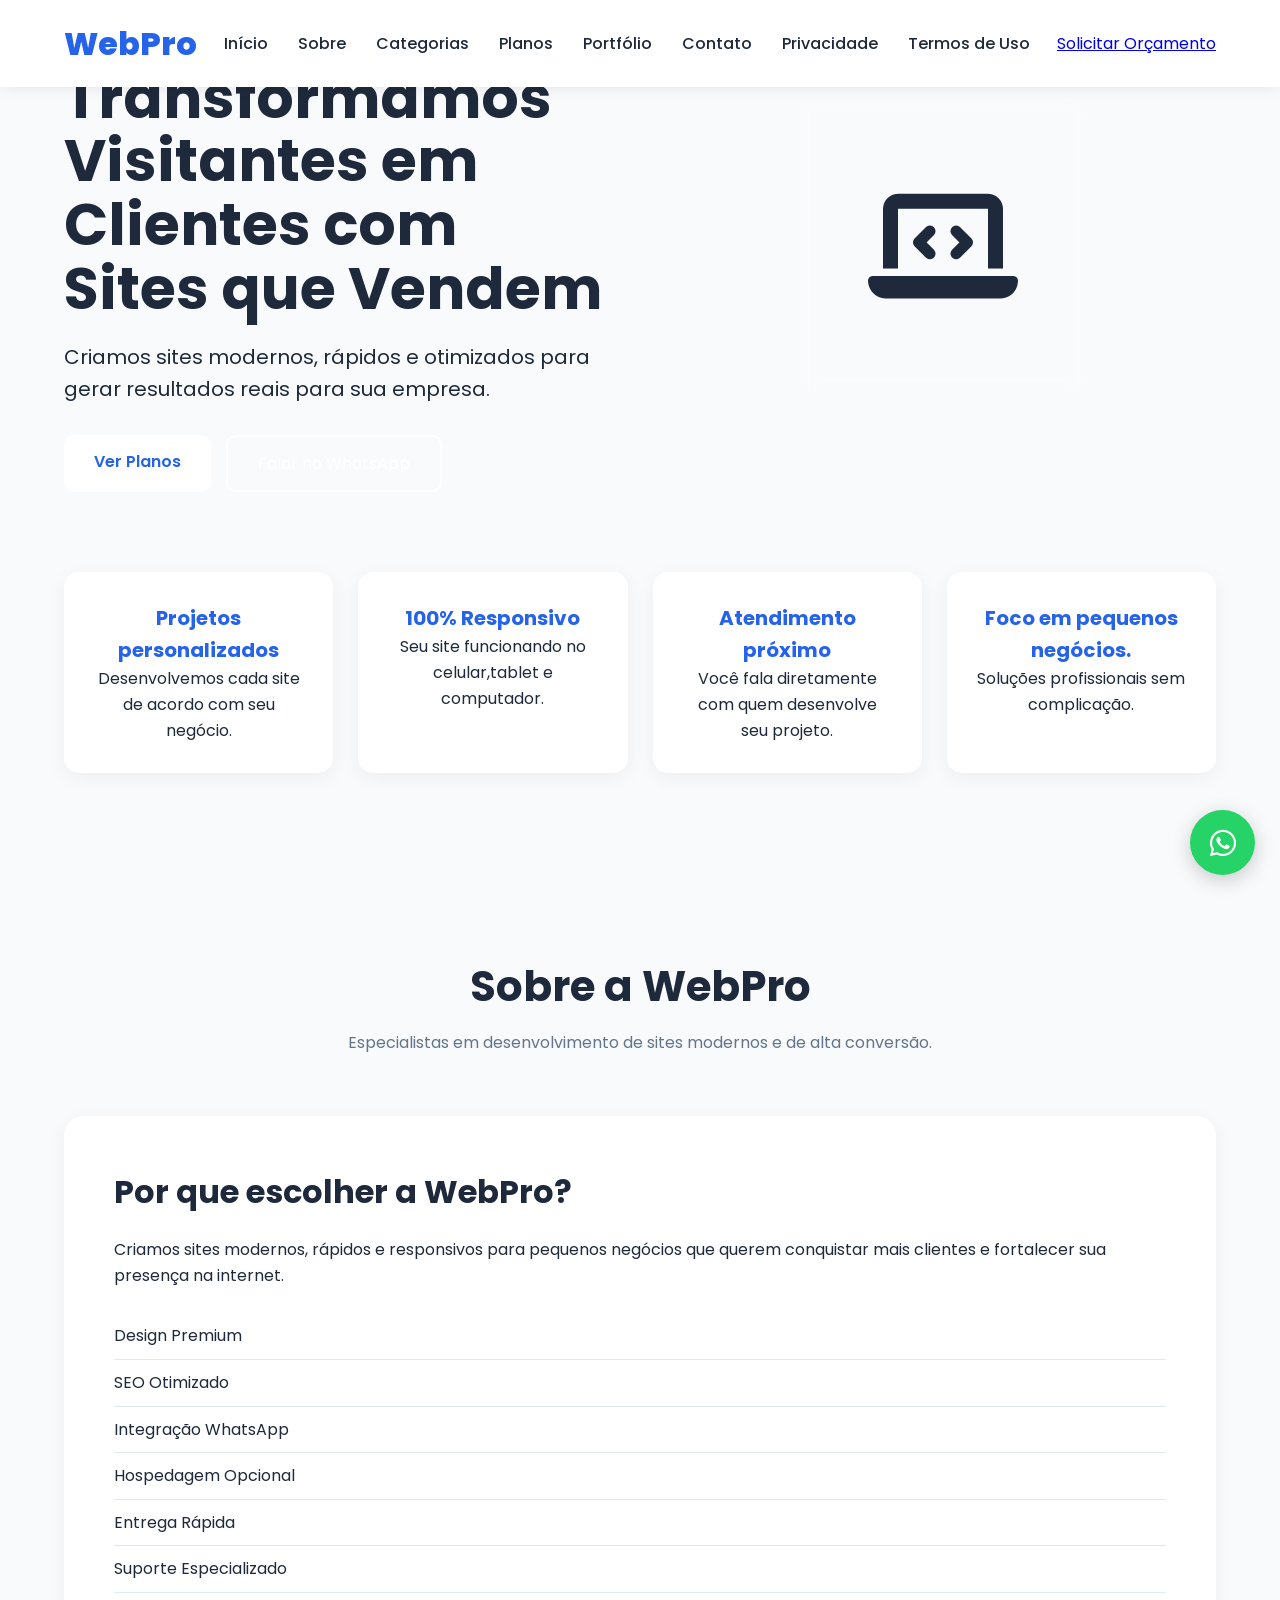
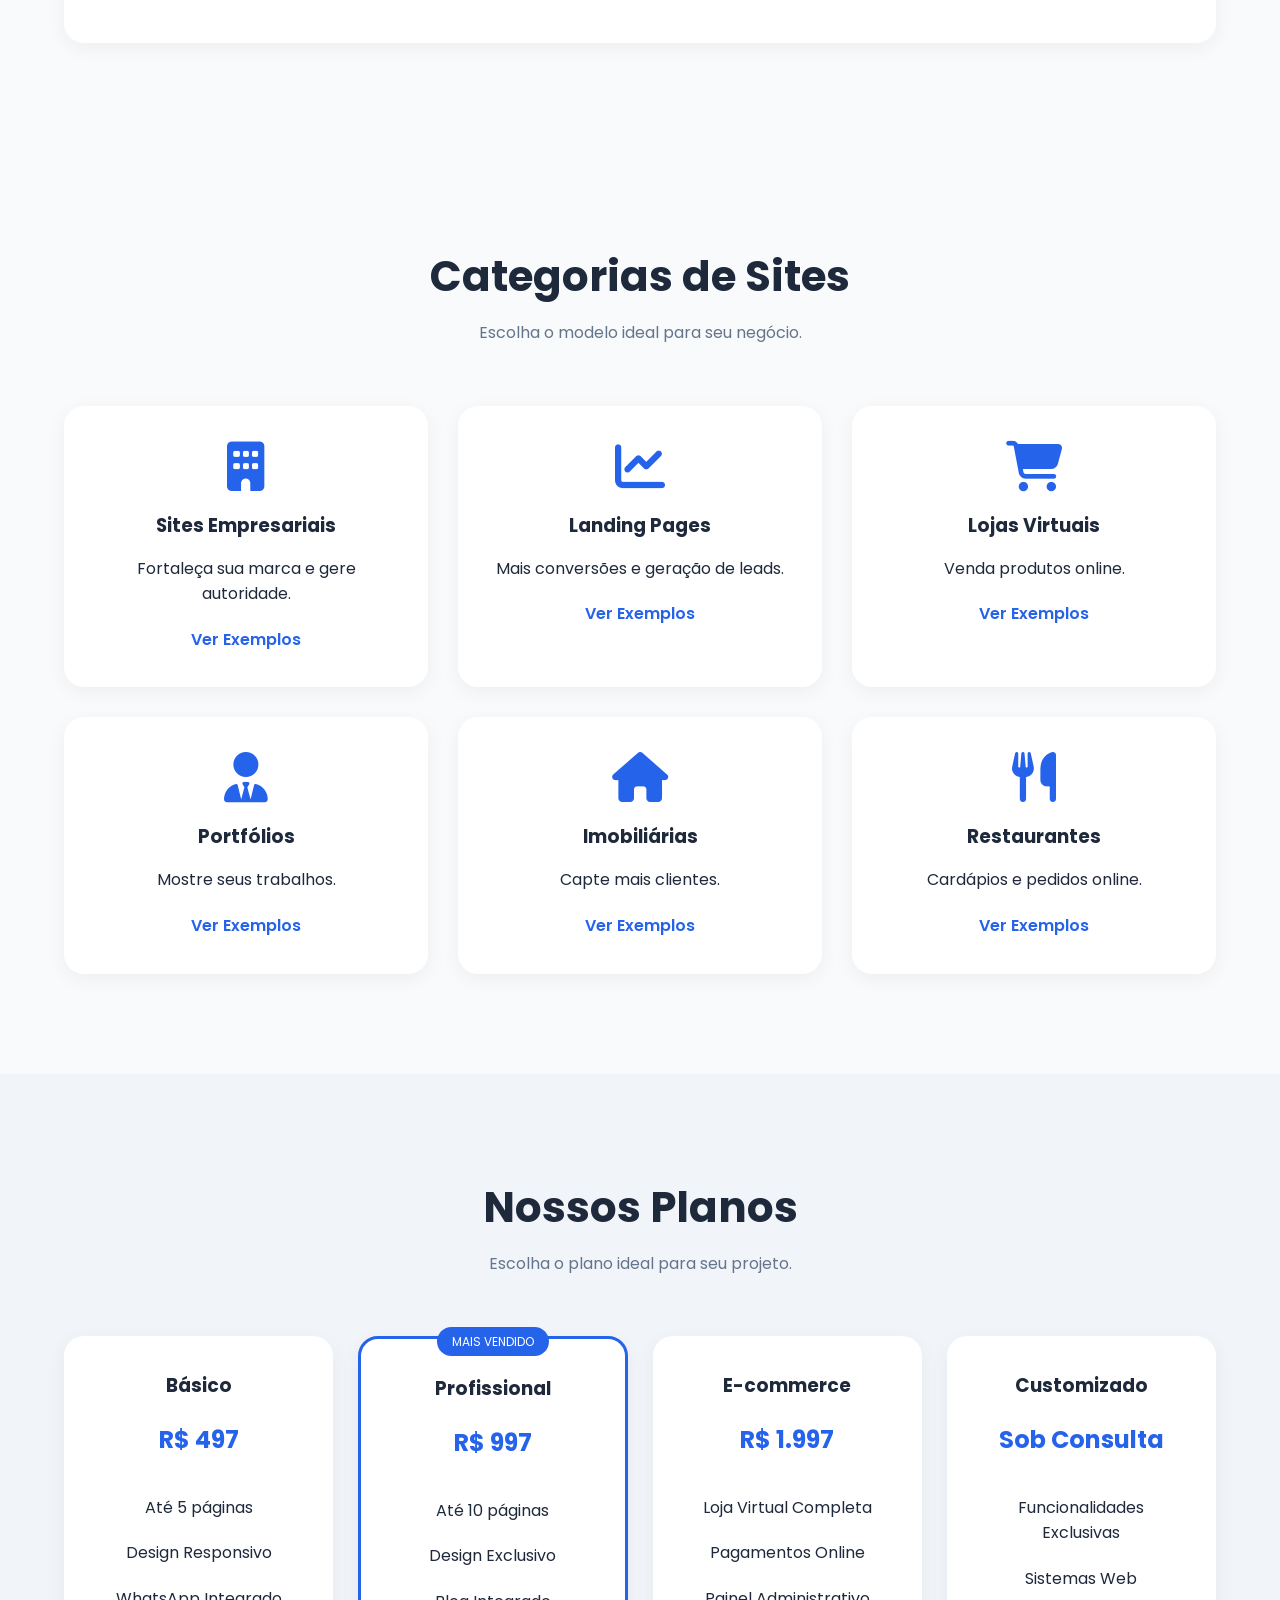
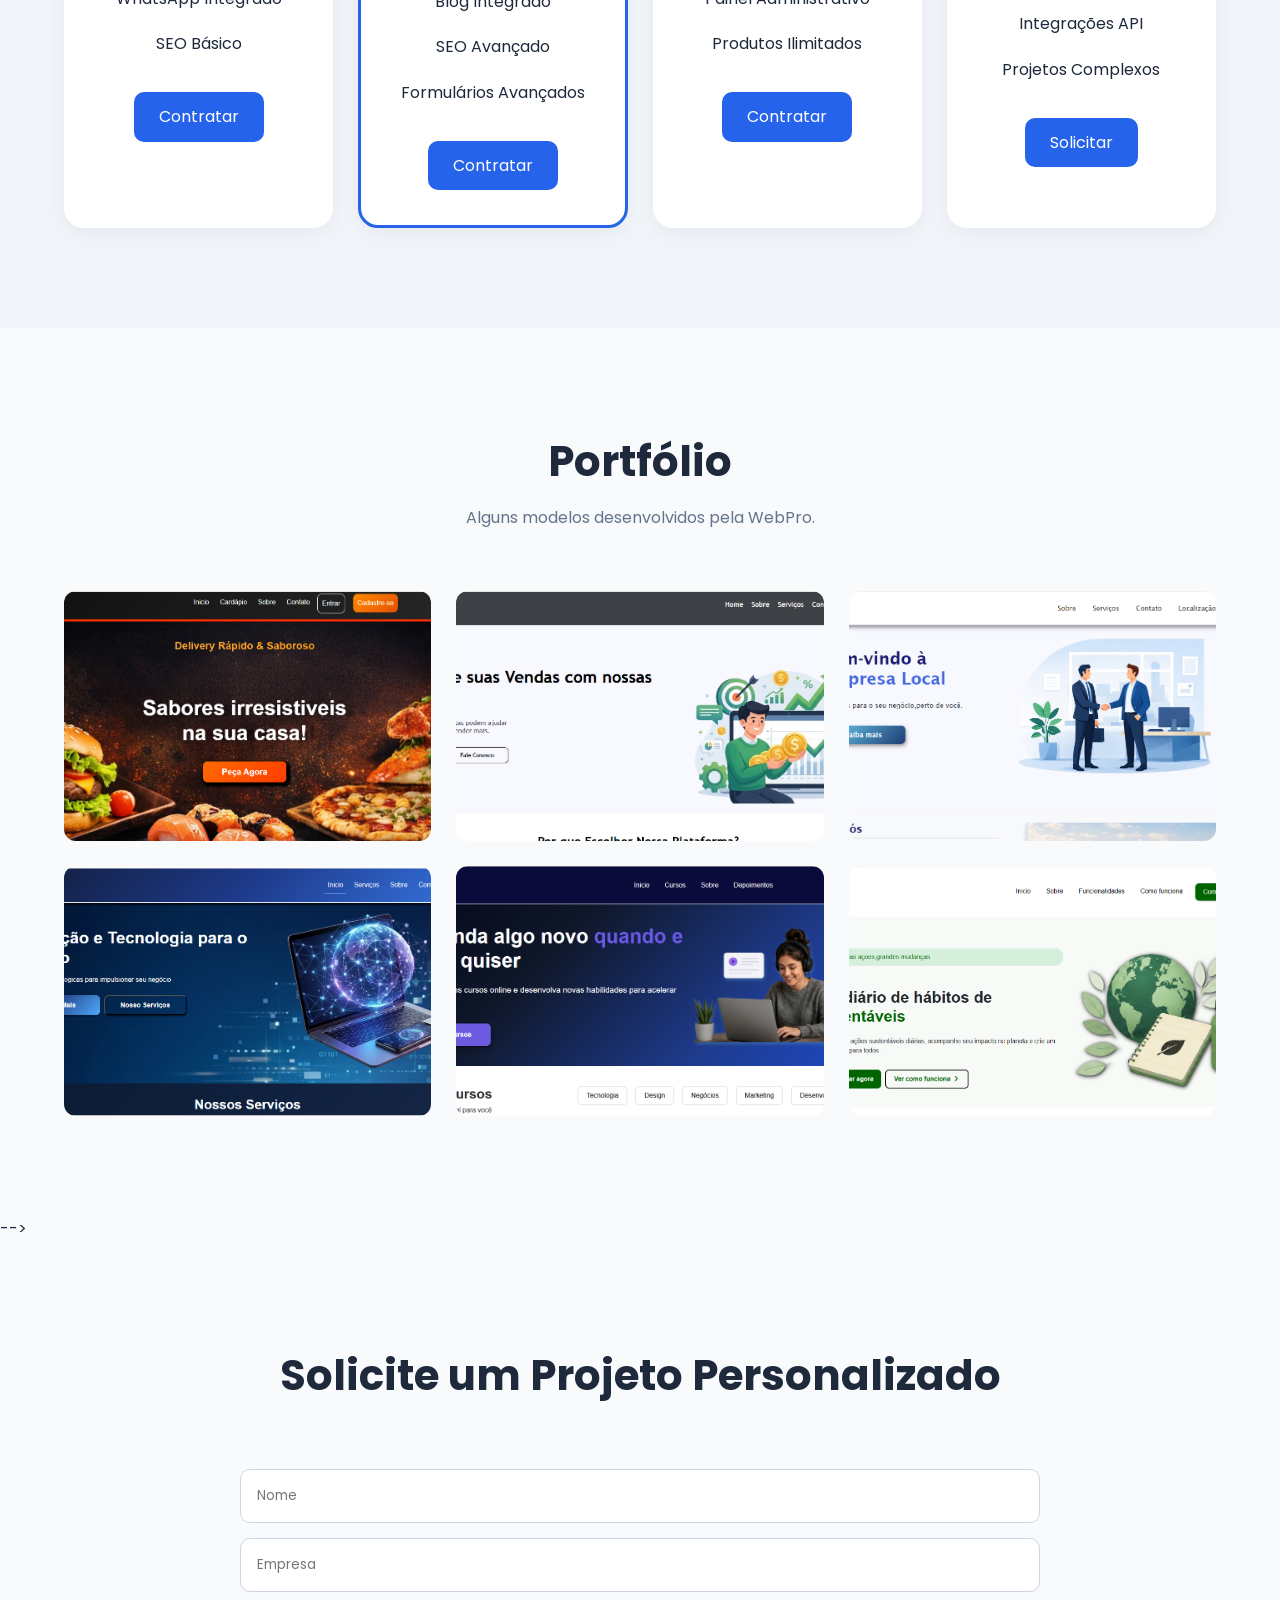
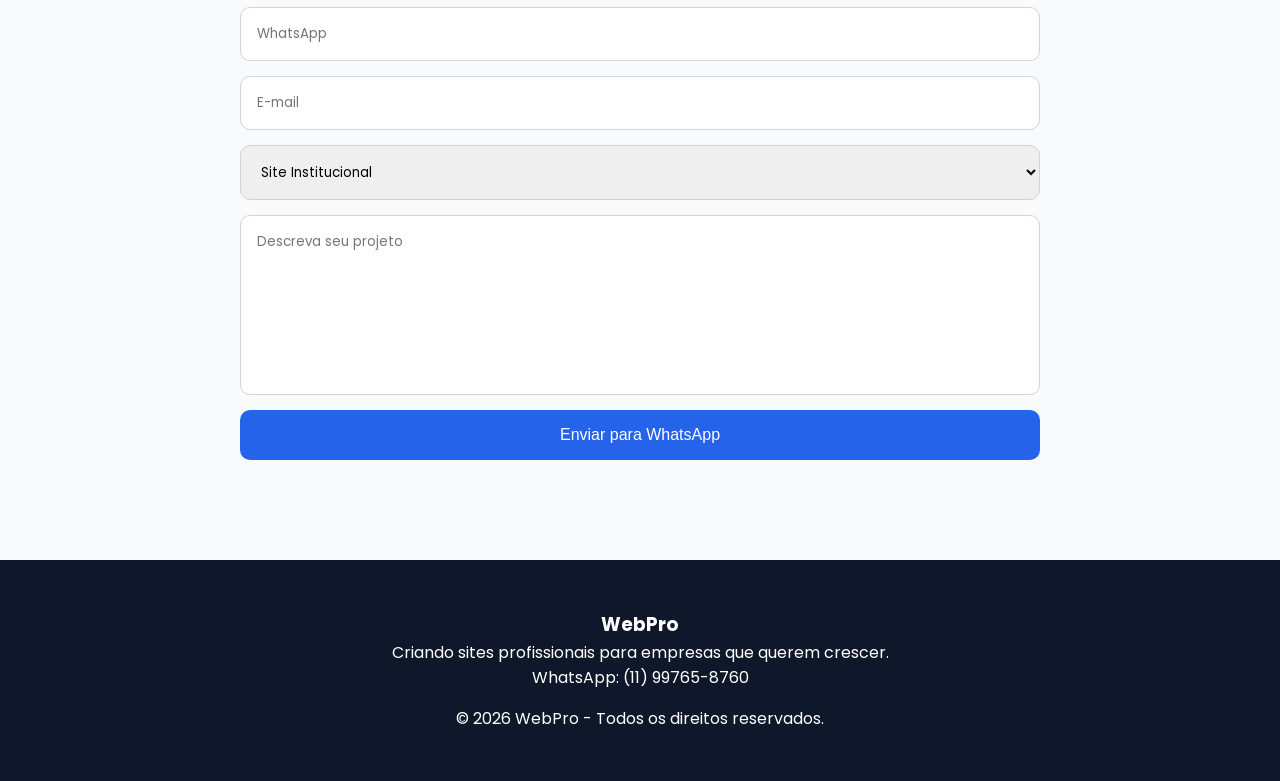
<file: index.html>
<!DOCTYPE html>

<html lang="pt-BR">

<head>
    <meta charset="UTF-8">
    <meta name="viewport" content="width=device-width, initial-scale=1.0">

    <title>WebPro | Criação de Sites Profissionais</title>

    <meta name="description"
        content="A WebPro cria sites profissionais, landing pages, lojas virtuais e sistemas personalizados para aumentar suas vendas e fortalecer sua presença digital.">

    <link rel="stylesheet" href="css/style.css">

    <link rel="preconnect" href="https://fonts.googleapis.com">
    <link href="https://fonts.googleapis.com/css2?family=Poppins:wght@300;400;500;600;700;800&display=swap"
        rel="stylesheet">

    <link rel="stylesheet" href="https://cdnjs.cloudflare.com/ajax/libs/font-awesome/6.5.1/css/all.min.css">

    <meta name="author" content="WebPro">
    <meta name="robots" content="index, follow">
    <meta name="googlebot" content="index, follow">
    <meta property="og:type" content="website">
    <meta property="og:title" content="WebPro | Criação de Sites Profissionais em São Paulo">
    <meta property="og:description"
        content="Sites profissionais, responsivos e personalizados para empresas que querem crescer na internet.">
    <meta property="og:url" content="https://webprodevs.netlify.app/">
    <meta property="og:site_name" content="WebPro">
    <meta property="og:locale" content="pt_BR">





</head>

<body>

    <header class="header">

        <div class="container">

            <div class="logo">
                <h2>WebPro</h2>
            </div>

            <nav class="navbar">
                <ul>
                    <li><a href="#inicio">Início</a></li>
                    <li><a href="sobre.html">Sobre</a></li>
                    <li><a href="#categorias">Categorias</a></li>
                    <li><a href="#planos">Planos</a></li>
                    <li><a href="#portfolio">Portfólio</a></li>
                    <li><a href="#contato">Contato</a></li>
                    <li><a href="politica-de-privacidade.html">Privacidade</a></li>
                    <li><a href="termos-de-uso.html">Termos de Uso</a></li>
                </ul>
            </nav>

            <a class="btn-header" href="https://wa.me/5511997658760?text=Olá! Gostaria de solicitar um orçamento."
                target="_blank">
                Solicitar Orçamento </a>

        </div>

    </header>

    <section id="inicio" class="hero">

        <div class="container hero-content">

            <div class="hero-text">

                <span class="tag">
                    Sites Profissionais para Empresas
                </span>

                <h1>
                    Transformamos Visitantes em Clientes com Sites que Vendem
                </h1>

                <p>
                    Criamos sites modernos, rápidos e otimizados para gerar resultados reais para sua empresa.
                </p>

                <div class="hero-buttons">

                    <a href="#planos" class="btn-primary">
                        Ver Planos </a>

                    <a href="https://wa.me/5511997658760?text=Olá! Quero um orçamento para meu site." target="_blank"
                        class="btn-secondary">
                        Falar no WhatsApp </a>

                </div>

            </div>

            <div class="hero-image">

                <div class="mockup">
                    <i class="fa-solid fa-laptop-code"></i>
                </div>

            </div>

        </div>

    </section>

    <section class="stats">

        <div class="container stats-grid">

            <div class="stat">
                <h3 style="font-size: 20px;">Projetos personalizados</h3>
                <p>Desenvolvemos cada site de acordo com seu negócio.</p>
            </div>

            <div class="stat">
                <h3 style="font-size: 20px;">100% Responsivo</h3>
                <p>Seu site funcionando no celular,tablet e computador.</p>
            </div>

            <div class="stat">
                <h3 style="font-size: 20px;">Atendimento próximo</h3>
                <p>Você fala diretamente com quem desenvolve seu projeto.</p>
            </div>

            <div class="stat">
                <h3 style="font-size: 20px;">Foco em pequenos negócios.</h3>
                <p>Soluções profissionais sem complicação.</p>
            </div>

        </div>

    </section>

    <section id="sobre" class="sobre">

        <div class="container">

            <div class="section-title">
                <h2>Sobre a WebPro</h2>
                <p>
                    Especialistas em desenvolvimento de sites modernos e de alta conversão.
                </p>
            </div>

            <div class="sobre-content">

                <div>
                    <h3>Por que escolher a WebPro?</h3>

                    <p>
                        Criamos sites modernos, rápidos e responsivos para pequenos negócios que querem conquistar mais
                        clientes e fortalecer sua presença na internet.
                    </p>

                    <ul class="benefits">
                        <li>Design Premium</li>
                        <li>SEO Otimizado</li>
                        <li>Integração WhatsApp</li>
                        <li>Hospedagem Opcional</li>
                        <li>Entrega Rápida</li>
                        <li>Suporte Especializado</li>
                    </ul>

                </div>

            </div>

        </div>

    </section>

    <section id="categorias" class="categorias">

        <div class="container">

            <div class="section-title">
                <h2>Categorias de Sites</h2>
                <p>Escolha o modelo ideal para seu negócio.</p>
            </div>

            <div class="cards">

                <div class="card">
                    <i class="fa-solid fa-building"></i>
                    <h3>Sites Empresariais</h3>
                    <p>Fortaleça sua marca e gere autoridade.</p>
                    <a href="sites-empresariais.html">Ver Exemplos</a>
                </div>

                <div class="card">
                    <i class="fa-solid fa-chart-line"></i>
                    <h3>Landing Pages</h3>
                    <p>Mais conversões e geração de leads.</p>
                    <a href="landing-pages.html">Ver Exemplos</a>
                </div>

                <div class="card">
                    <i class="fa-solid fa-cart-shopping"></i>
                    <h3>Lojas Virtuais</h3>
                    <p>Venda produtos online.</p>
                    <a href="ecommerce.html">Ver Exemplos</a>
                </div>

                <div class="card">
                    <i class="fa-solid fa-user-tie"></i>
                    <h3>Portfólios</h3>
                    <p>Mostre seus trabalhos.</p>
                    <a href="portfolio-profissional.html">Ver Exemplos</a>
                </div>

                <div class="card">
                    <i class="fa-solid fa-house"></i>
                    <h3>Imobiliárias</h3>
                    <p>Capte mais clientes.</p>
                    <a href="imobiliaria.html">Ver Exemplos</a>
                </div>

                <div class="card">
                    <i class="fa-solid fa-utensils"></i>
                    <h3>Restaurantes</h3>
                    <p>Cardápios e pedidos online.</p>
                    <a href="restaurantes.html">Ver Exemplos</a>
                </div>

            </div>

        </div>

    </section>

    <section id="planos" class="planos">

        <div class="container">

            <div class="section-title">
                <h2>Nossos Planos</h2>
                <p>Escolha o plano ideal para seu projeto.</p>
            </div>

            <div class="pricing">

                <div class="price-card">

                    <h3>Básico</h3>

                    <h2>R$ 497</h2>

                    <ul>
                        <li>Até 5 páginas</li>
                        <li>Design Responsivo</li>
                        <li>WhatsApp Integrado</li>
                        <li>SEO Básico</li>
                    </ul>

                    <a href="https://wa.me/5511997658760?text=Olá! Tenho interesse no Plano Básico." target="_blank">
                        Contratar </a>

                </div>

                <div class="price-card destaque">

                    <span>MAIS VENDIDO</span>

                    <h3>Profissional</h3>

                    <h2>R$ 997</h2>

                    <ul>
                        <li>Até 10 páginas</li>
                        <li>Design Exclusivo</li>
                        <li>Blog Integrado</li>
                        <li>SEO Avançado</li>
                        <li>Formulários Avançados</li>
                    </ul>

                    <a href="https://wa.me/5511997658760?text=Olá! Tenho interesse no Plano Profissional."
                        target="_blank">
                        Contratar </a>

                </div>

                <div class="price-card">

                    <h3>E-commerce</h3>

                    <h2>R$ 1.997</h2>

                    <ul>
                        <li>Loja Virtual Completa</li>
                        <li>Pagamentos Online</li>
                        <li>Painel Administrativo</li>
                        <li>Produtos Ilimitados</li>
                    </ul>

                    <a href="https://wa.me/5511997658760?text=Olá! Tenho interesse no Plano E-commerce."
                        target="_blank">
                        Contratar </a>

                </div>

                <div class="price-card">

                    <h3>Customizado</h3>

                    <h2>Sob Consulta</h2>

                    <ul>
                        <li>Funcionalidades Exclusivas</li>
                        <li>Sistemas Web</li>
                        <li>Integrações API</li>
                        <li>Projetos Complexos</li>
                    </ul>

                    <a href="https://wa.me/5511997658760?text=Olá! Gostaria de um projeto personalizado."
                        target="_blank">
                        Solicitar </a>

                </div>

            </div>

        </div>

    </section>

    <section id="portfolio" class="portfolio">

        <div class="container">

            <div class="section-title">
                <h2>Portfólio</h2>
                <p>Alguns modelos desenvolvidos pela WebPro.</p>
            </div>

            <div class="portfolio-grid">

                <div class="portfolio-item">

                    <a href="https://sousa44.github.io/Delicious-Delivery/" target="_blank">
                        <img src="imagens/projeto_delicia_delivery.png" alt="Projeto WebPro">
                    </a>
                </div><!--fim portfolio-item-->

                <div class="portfolio-item">

                    <a href="https://sousa44.github.io/projetoVendas/" target="_blank">
                        <img src="imagens/projeto_suas_vendas.png" alt="Projeto WebPro">
                    </a>

                </div><!--fim portfolio-item-->

                <div class="portfolio-item">

                    <a href="https://sousa44.github.io/empresaLocal/#" target="_blank">
                        <img src="imagens/projeto_sistema_empresa.png" alt="Projeto WebPro">
                    </a>

                </div><!--fim portfolio-item-->


                <div class="portfolio-item">
                    <a href="https://sousa44.github.io/techSolutions/" target="_blank">
                        <img src="imagens/projeto_tech_solutions.png" alt="Projeto WebPro">
                    </a>

                </div><!--fim portfolio-item-->


                <div class="portfolio-item">
                    <a href="https://sousa44.github.io/listaCursos/#" target="_blank">
                        <img src="imagens/projeto_learn.png" alt="Projeto WebPro">
                    </a>
                </div><!--fim portfolio-item-->


                <div class="portfolio-item">
                    <a href="https://ecodiario.netlify.app/" target="_blank">
                        <img src="imagens/projeto_sistema_ecodiario_foto_capa.png" alt="Projeto WebPro">
                    </a>
                </div><!--fim portfolio-item-->




            </div>

        </div>

    </section>



    <div class="container">



    </div>

    </section> -->

    <section id="contato" class="contato">

        <div class="container">

            <div class="section-title">
                <h2>Solicite um Projeto Personalizado</h2>
            </div>

            <form id="formulario">

                <input type="text" id="nome" placeholder="Nome" required>

                <input type="text" id="empresa" placeholder="Empresa">

                <input type="text" id="telefone" placeholder="WhatsApp">

                <input type="email" id="email" placeholder="E-mail">

                <select id="tipo">

                    <option>Site Institucional</option>
                    <option>Landing Page</option>
                    <option>Loja Virtual</option>
                    <option>Sistema Web</option>

                </select>

                <textarea id="descricao" placeholder="Descreva seu projeto">
</textarea>

                <button type="button" onclick="enviarWhatsApp()">
                    Enviar para WhatsApp
                </button>

            </form>

        </div>

    </section>

    <footer>

        <div class="container">

            <h3>WebPro</h3>

            <p>
                Criando sites profissionais para empresas que querem crescer.
            </p>

            <p>
                WhatsApp: (11) 99765-8760
            </p>

        </div>

    </footer>

    <a class="whatsapp-float" href="https://wa.me/5511997658760" target="_blank"> <i class="fab fa-whatsapp"></i> </a>

    <script src="js/script.js"></script>

</body>

</html>
</file>
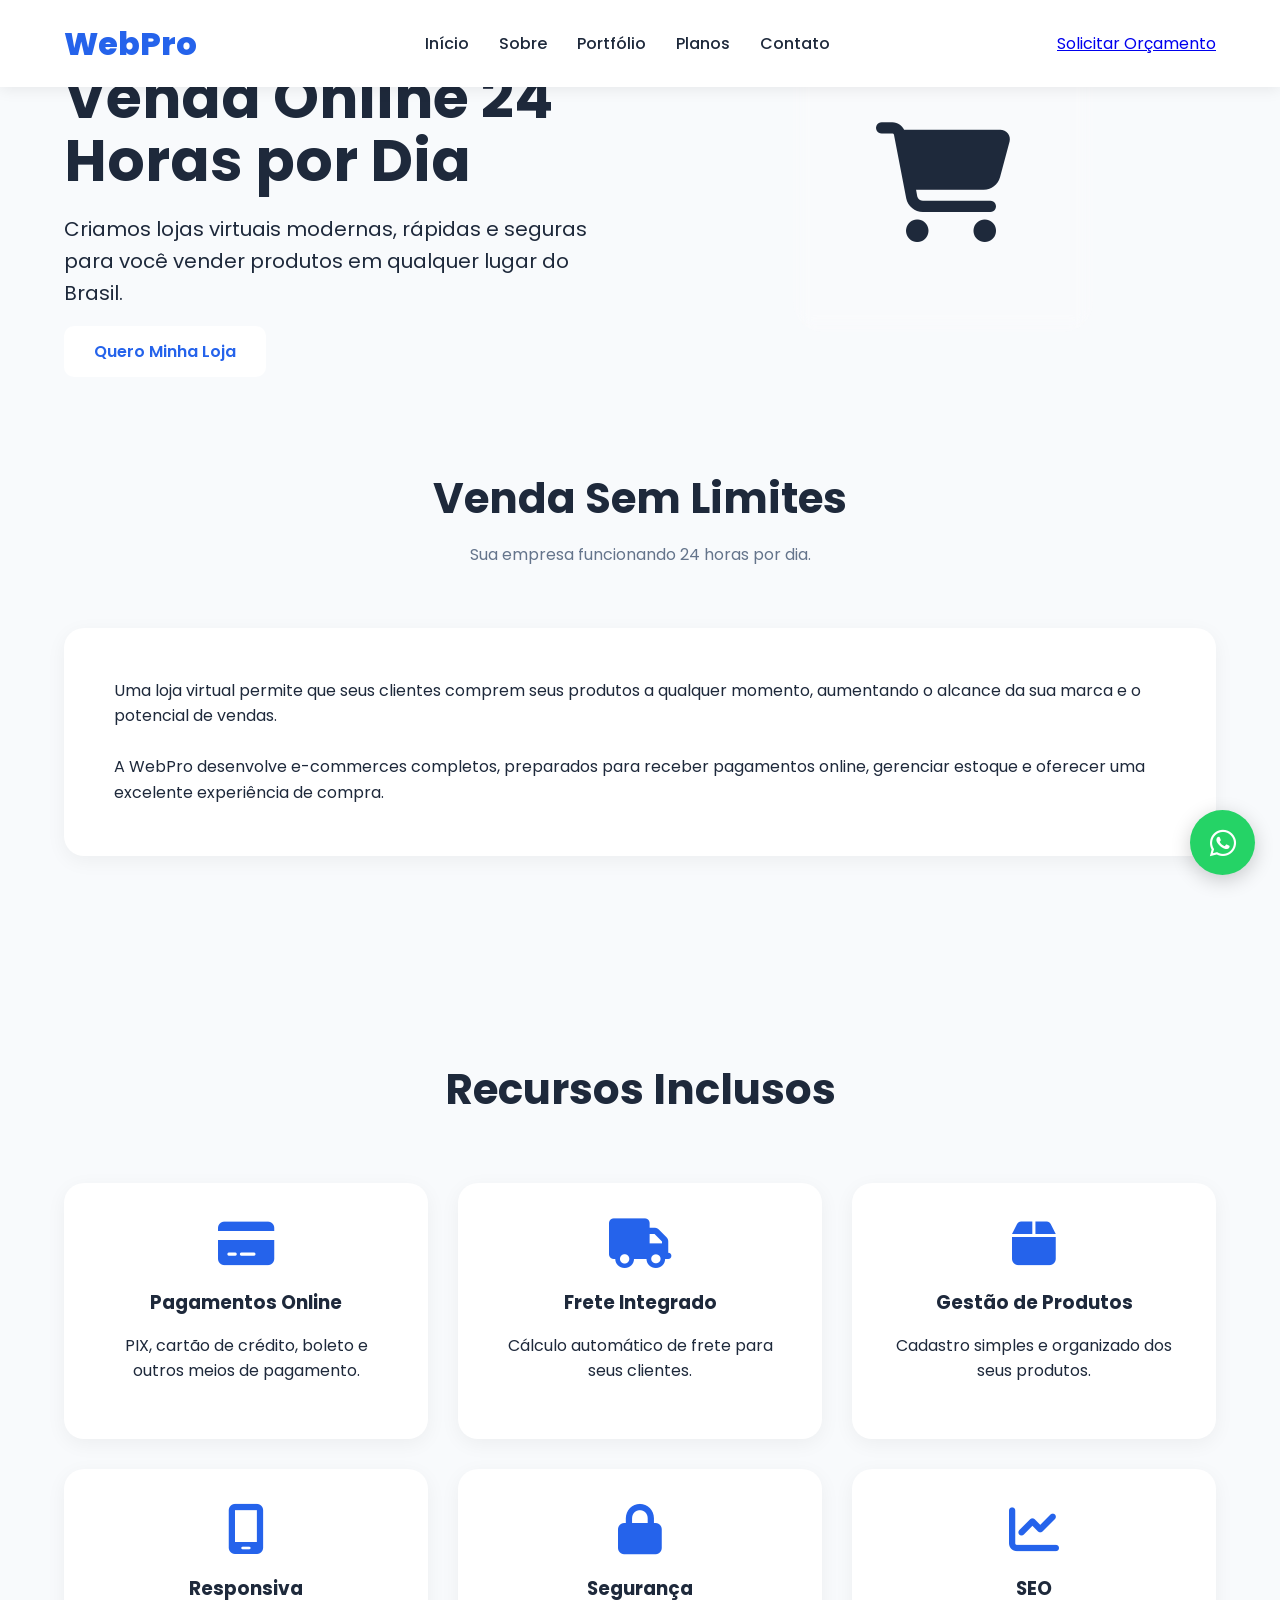
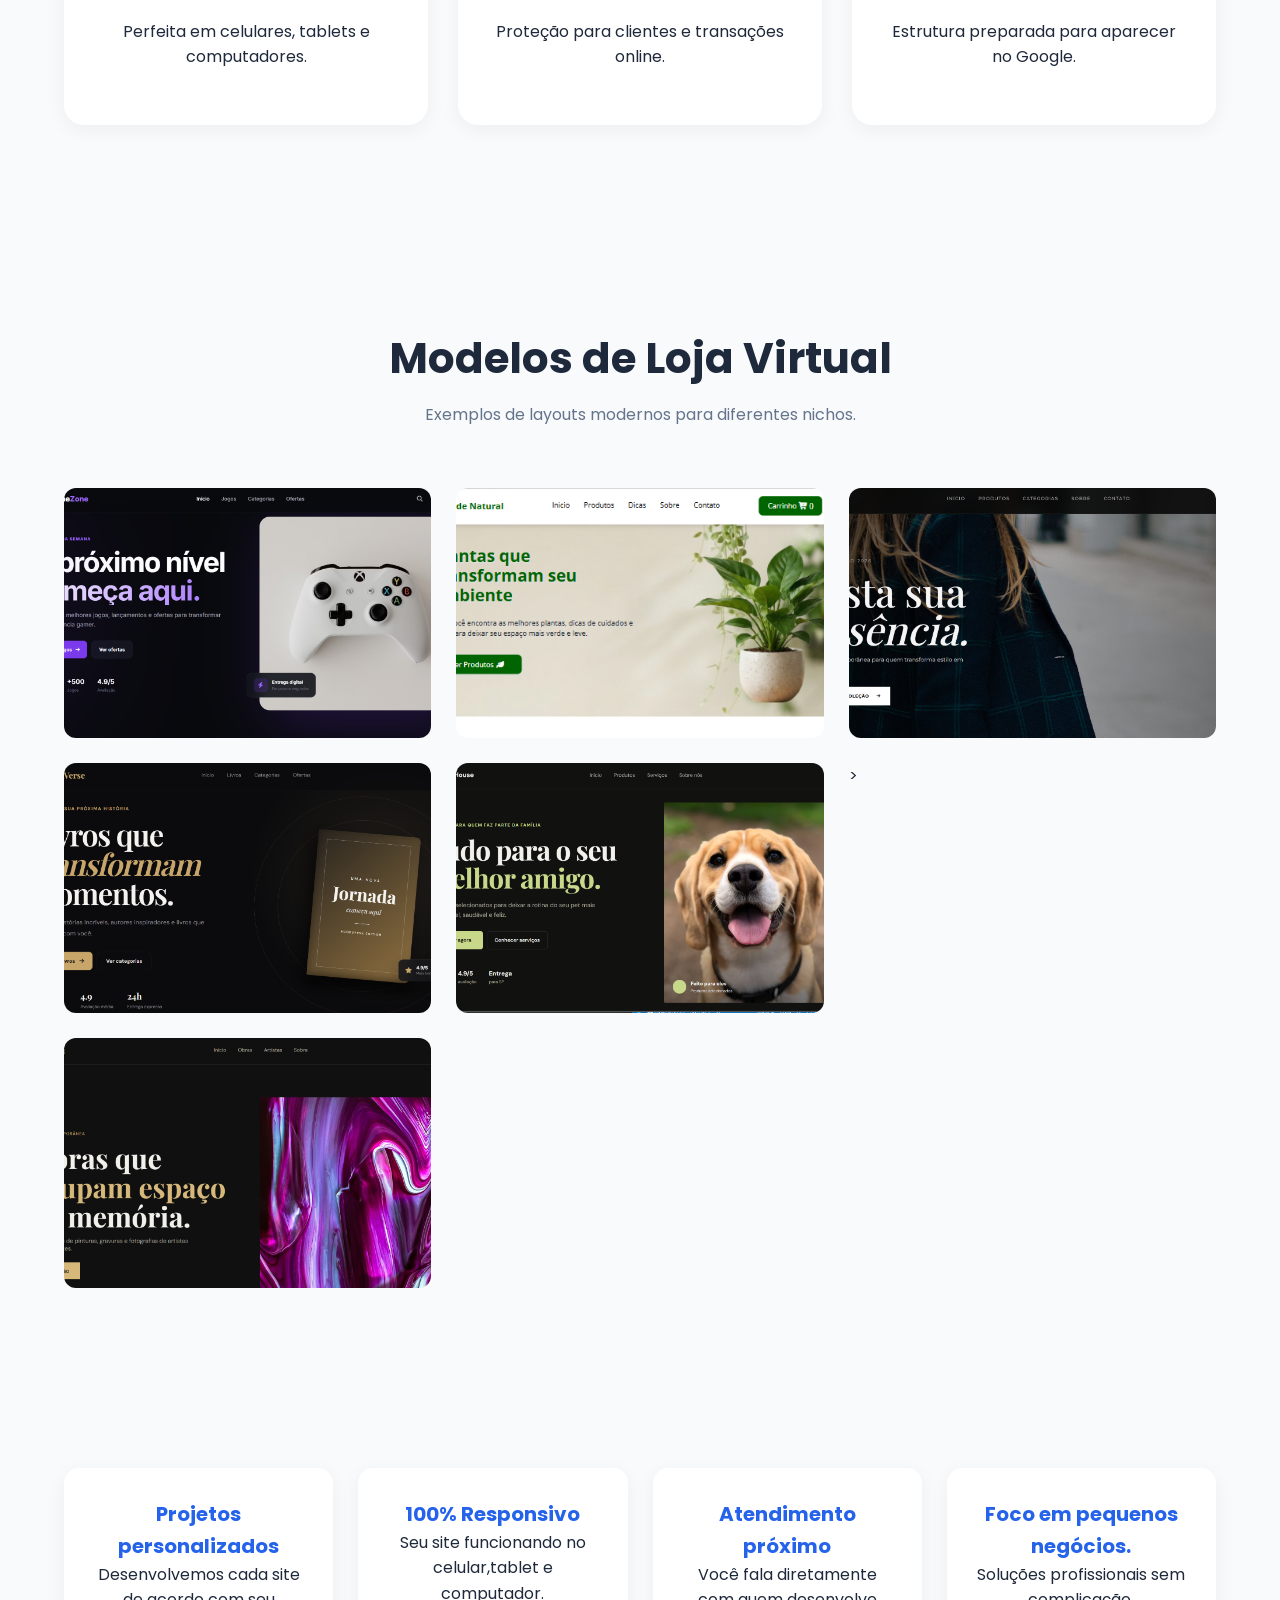
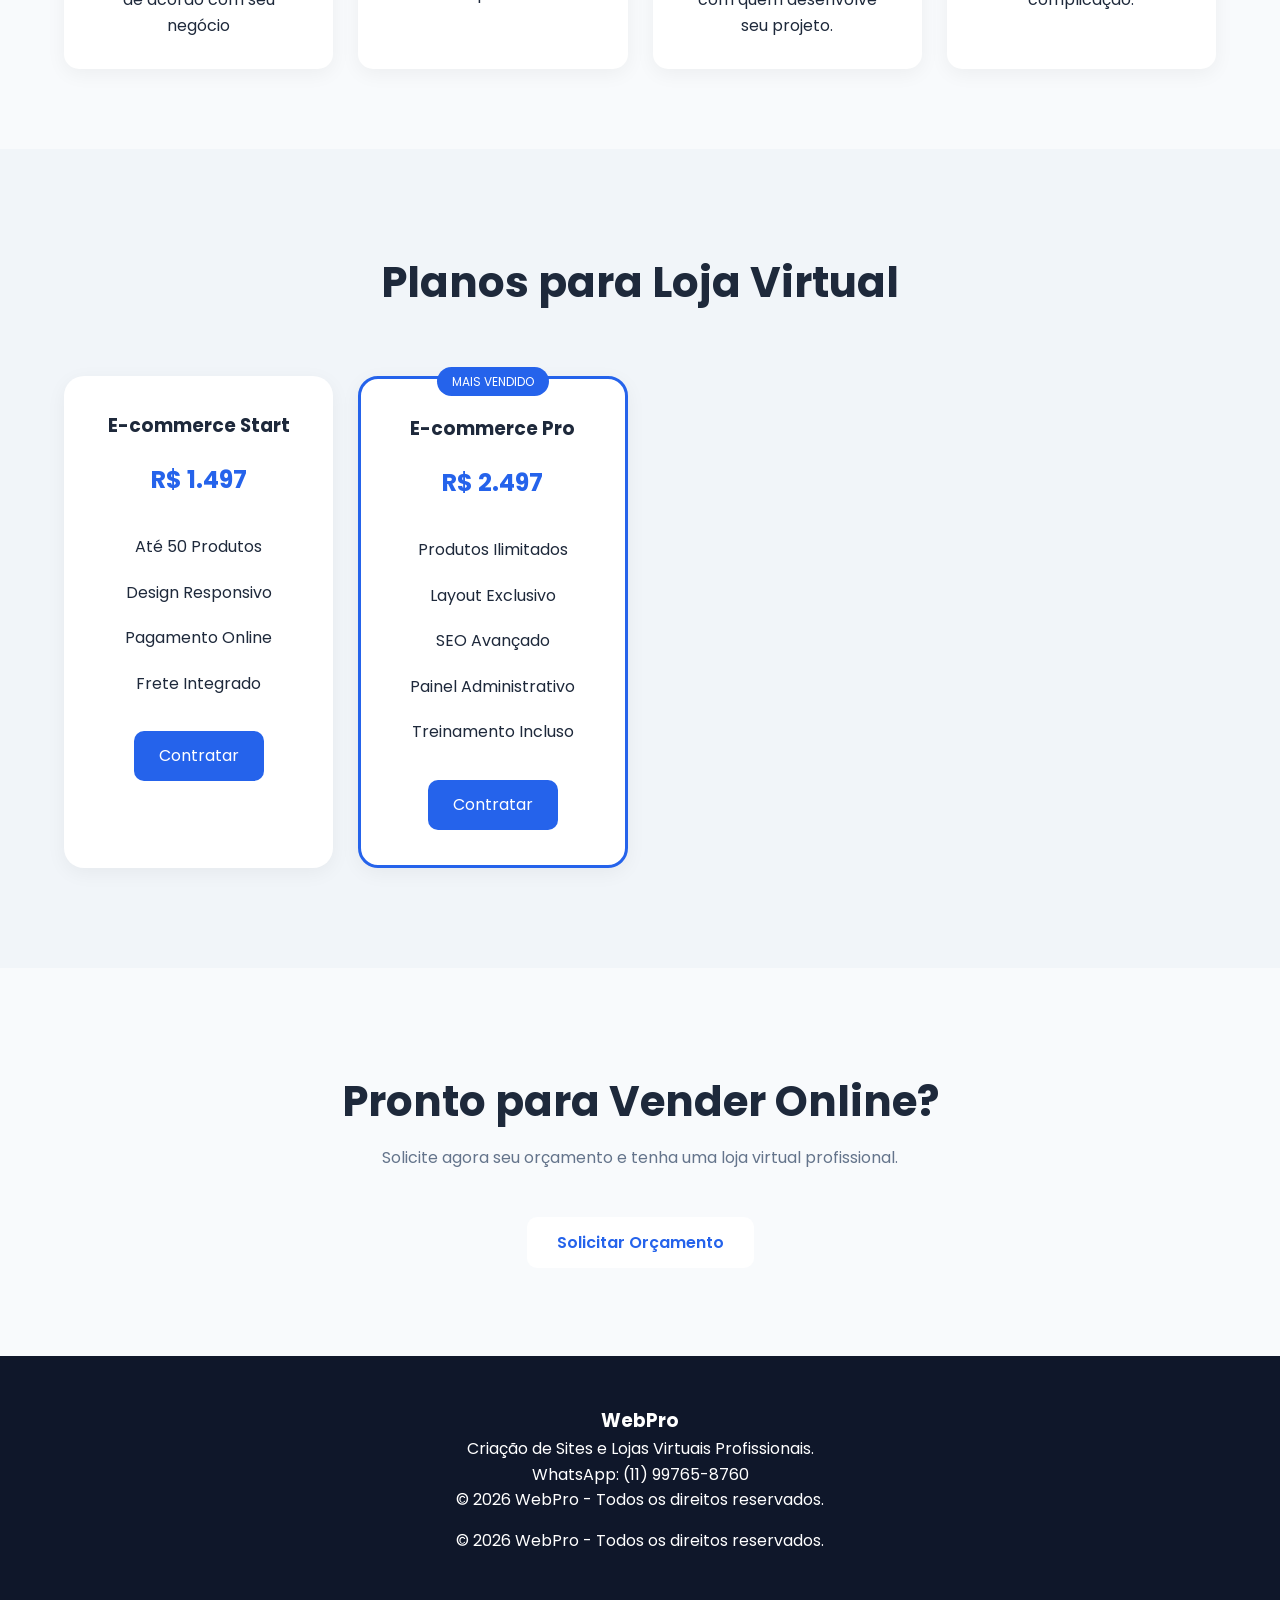
<file: ecommerce.html>
<!DOCTYPE html>

<html lang="pt-BR">

<head>

    <meta charset="UTF-8">
    <meta name="viewport" content="width=device-width, initial-scale=1.0">

    <title>Lojas Virtuais | WebPro</title>

    <meta name="description"
        content="Criação de lojas virtuais profissionais. Venda seus produtos online com uma plataforma moderna, segura e preparada para crescer.">

    <link rel="stylesheet" href="css/style.css">

    <link rel="preconnect" href="https://fonts.googleapis.com">
    <link href="https://fonts.googleapis.com/css2?family=Poppins:wght@300;400;500;600;700;800&display=swap"
        rel="stylesheet">

    <link rel="stylesheet" href="https://cdnjs.cloudflare.com/ajax/libs/font-awesome/6.5.1/css/all.min.css">

</head>

<body>

    <header class="header">

        <div class="container">

            <div class="logo">
                <h2>WebPro</h2>
            </div>

            <nav class="navbar">
                <ul>
                    <li><a href="index.html">Início</a></li>
                    <li><a href="sobre.html">Sobre</a></li>
                    <li><a href="portfolio.html">Portfólio</a></li>
                    <li><a href="index.html#planos">Planos</a></li>
                    <li><a href="index.html#contato">Contato</a></li>
                </ul>
            </nav>

            <a href="https://wa.me/5511997658760?text=Olá! Gostaria de uma loja virtual." target="_blank"
                class="btn-header">
                Solicitar Orçamento </a>

        </div>

    </header>

    <section class="hero">

        <div class="container hero-content">

            <div class="hero-text">

                <span class="tag">
                    Lojas Virtuais Profissionais
                </span>

                <h1>
                    Venda Online 24 Horas por Dia
                </h1>

                <p>
                    Criamos lojas virtuais modernas, rápidas e seguras para você vender produtos em qualquer lugar do
                    Brasil.
                </p>

                <a href="https://wa.me/5511997658760?text=Olá! Tenho interesse em uma Loja Virtual." target="_blank"
                    class="btn-primary">
                    Quero Minha Loja </a>

            </div>

            <div class="hero-image">

                <div class="mockup">
                    <i class="fa-solid fa-cart-shopping"></i>
                </div>

            </div>

        </div>

    </section>

    <section class="sobre">

        <div class="container">

            <div class="section-title">

                <h2>Venda Sem Limites</h2>

                <p>
                    Sua empresa funcionando 24 horas por dia.
                </p>

            </div>

            <div class="sobre-content">

                <p>
                    Uma loja virtual permite que seus clientes comprem seus produtos a qualquer momento, aumentando o
                    alcance da sua marca e o potencial de vendas.
                </p>

                <br>

                <p>
                    A WebPro desenvolve e-commerces completos, preparados para receber pagamentos online, gerenciar
                    estoque e oferecer uma excelente experiência de compra.
                </p>

            </div>

        </div>

    </section>

    <section class="categorias">

        <div class="container">

            <div class="section-title">

                <h2>Recursos Inclusos</h2>

            </div>

            <div class="cards">

                <div class="card">
                    <i class="fa-solid fa-credit-card"></i>
                    <h3>Pagamentos Online</h3>
                    <p>PIX, cartão de crédito, boleto e outros meios de pagamento.</p>
                </div>

                <div class="card">
                    <i class="fa-solid fa-truck"></i>
                    <h3>Frete Integrado</h3>
                    <p>Cálculo automático de frete para seus clientes.</p>
                </div>

                <div class="card">
                    <i class="fa-solid fa-box"></i>
                    <h3>Gestão de Produtos</h3>
                    <p>Cadastro simples e organizado dos seus produtos.</p>
                </div>

                <div class="card">
                    <i class="fa-solid fa-mobile-screen"></i>
                    <h3>Responsiva</h3>
                    <p>Perfeita em celulares, tablets e computadores.</p>
                </div>

                <div class="card">
                    <i class="fa-solid fa-lock"></i>
                    <h3>Segurança</h3>
                    <p>Proteção para clientes e transações online.</p>
                </div>

                <div class="card">
                    <i class="fa-solid fa-chart-line"></i>
                    <h3>SEO</h3>
                    <p>Estrutura preparada para aparecer no Google.</p>
                </div>

            </div>

        </div>

    </section>

    <section class="portfolio">

        <div class="container">

            <div class="section-title">

                <h2>Modelos de Loja Virtual</h2>

                <p>
                    Exemplos de layouts modernos para diferentes nichos.
                </p>

            </div>

            <div class="portfolio-grid">

                <div class="portfolio-item">
                    <a href="https://sitegamezone.netlify.app/" target="_blank">
                        <img src="imagens/gameZone.png" alt="Projeto WebPro">
                    </a>
                </div><!--fim portfolio-item-->

                <div class="portfolio-item">
                    <a href="https://sousa44.github.io/Verde-Natural/" target="_blank">
                        <img src="imagens/site_verdeNatural.png" alt="Projeto WebPro">
                    </a>
                </div><!--fim portfolio-item-->

                <div class="portfolio-item">
                    <a href="https://sitefashionstore.netlify.app/" target="_blank">
                        <img src="imagens/imagem_fashionSTore.png" alt="Projeto WebPro">
                    </a>
                </div><!--fim portfolio-item-->

                <div class="portfolio-item">
                    <a href="https://sitebookstore.netlify.app/" target="_blank">
                        <img src="imagens/imagem_bibliotecaSite.png" alt="Projeto WebPro">
                    </a>
                </div><!--fim portfolio-item-->

                <div class="portfolio-item">
                    <a href="https://sitepetcare.netlify.app/" target="_blank">
                        <img src="imagens/petHouse.png" alt="Projeto WebPro">
                    </a>
                </div>><!--fim portfolio-item-->


                <div class="portfolio-item">
                    <a href="https://siteartstore.netlify.app/" target="_blank">
                        <img src="imagens/artesSite.png" alt="Projeto WebPro">
                    </a>
                </div><!--fim portfolio-item-->

            </div>

        </div>

    </section>

    <section class="stats">

        <div class="container stats-grid">

            <div class="stat">
                <h3 style="font-size: 20px;">Projetos personalizados</h3>
                <p>Desenvolvemos cada site de acordo com seu negócio</p>
            </div>

            <div class="stat">
                <h3 style="font-size: 20px;">100% Responsivo</h3>
                <p>Seu site funcionando no celular,tablet e computador.</p>
            </div>

            <div class="stat">
                <h3 style="font-size: 20px;">Atendimento próximo</h3>
                <p>Você fala diretamente com quem desenvolve seu projeto.</p>
            </div>

            <div class="stat">
                <h3 style="font-size: 20px;">Foco em pequenos negócios.</h3>
                <p>Soluções profissionais sem complicação.</p>
            </div>

        </div>

    </section>

    <section class="planos">

        <div class="container">

            <div class="section-title">

                <h2>Planos para Loja Virtual</h2>

            </div>

            <div class="pricing">

                <div class="price-card">

                    <h3>E-commerce Start</h3>

                    <h2>R$ 1.497</h2>

                    <ul>
                        <li>Até 50 Produtos</li>
                        <li>Design Responsivo</li>
                        <li>Pagamento Online</li>
                        <li>Frete Integrado</li>
                    </ul>

                    <a href="https://wa.me/5511997658760?text=Olá! Tenho interesse no plano E-commerce Start."
                        target="_blank">
                        Contratar </a>

                </div>

                <div class="price-card destaque">

                    <span>MAIS VENDIDO</span>

                    <h3>E-commerce Pro</h3>

                    <h2>R$ 2.497</h2>

                    <ul>
                        <li>Produtos Ilimitados</li>
                        <li>Layout Exclusivo</li>
                        <li>SEO Avançado</li>
                        <li>Painel Administrativo</li>
                        <li>Treinamento Incluso</li>
                    </ul>

                    <a href="https://wa.me/5511997658760?text=Olá! Tenho interesse no plano E-commerce Pro."
                        target="_blank">
                        Contratar </a>

                </div>

            </div>

        </div>

    </section>



    <section class="contato">

        <div class="container">

            <div class="section-title">

                <h2>Pronto para Vender Online?</h2>

                <p>
                    Solicite agora seu orçamento e tenha uma loja virtual profissional.
                </p>

            </div>

            <div style="text-align:center;">

                <a href="https://wa.me/5511997658760?text=Olá! Gostaria de criar uma Loja Virtual." target="_blank"
                    class="btn-primary">
                    Solicitar Orçamento </a>

            </div>

        </div>

    </section>

    <footer>

        <div class="container">

            <h3>WebPro</h3>

            <p>
                Criação de Sites e Lojas Virtuais Profissionais.
            </p>

            <p>
                WhatsApp: (11) 99765-8760
            </p>

            <p>
                © 2026 WebPro - Todos os direitos reservados.
            </p>

        </div>

    </footer>

    <a class="whatsapp-float" href="https://wa.me/5511997658760" target="_blank">

        <i class="fab fa-whatsapp"></i>

    </a>

    <script src="js/script.js"></script>

</body>

</html>
</file>
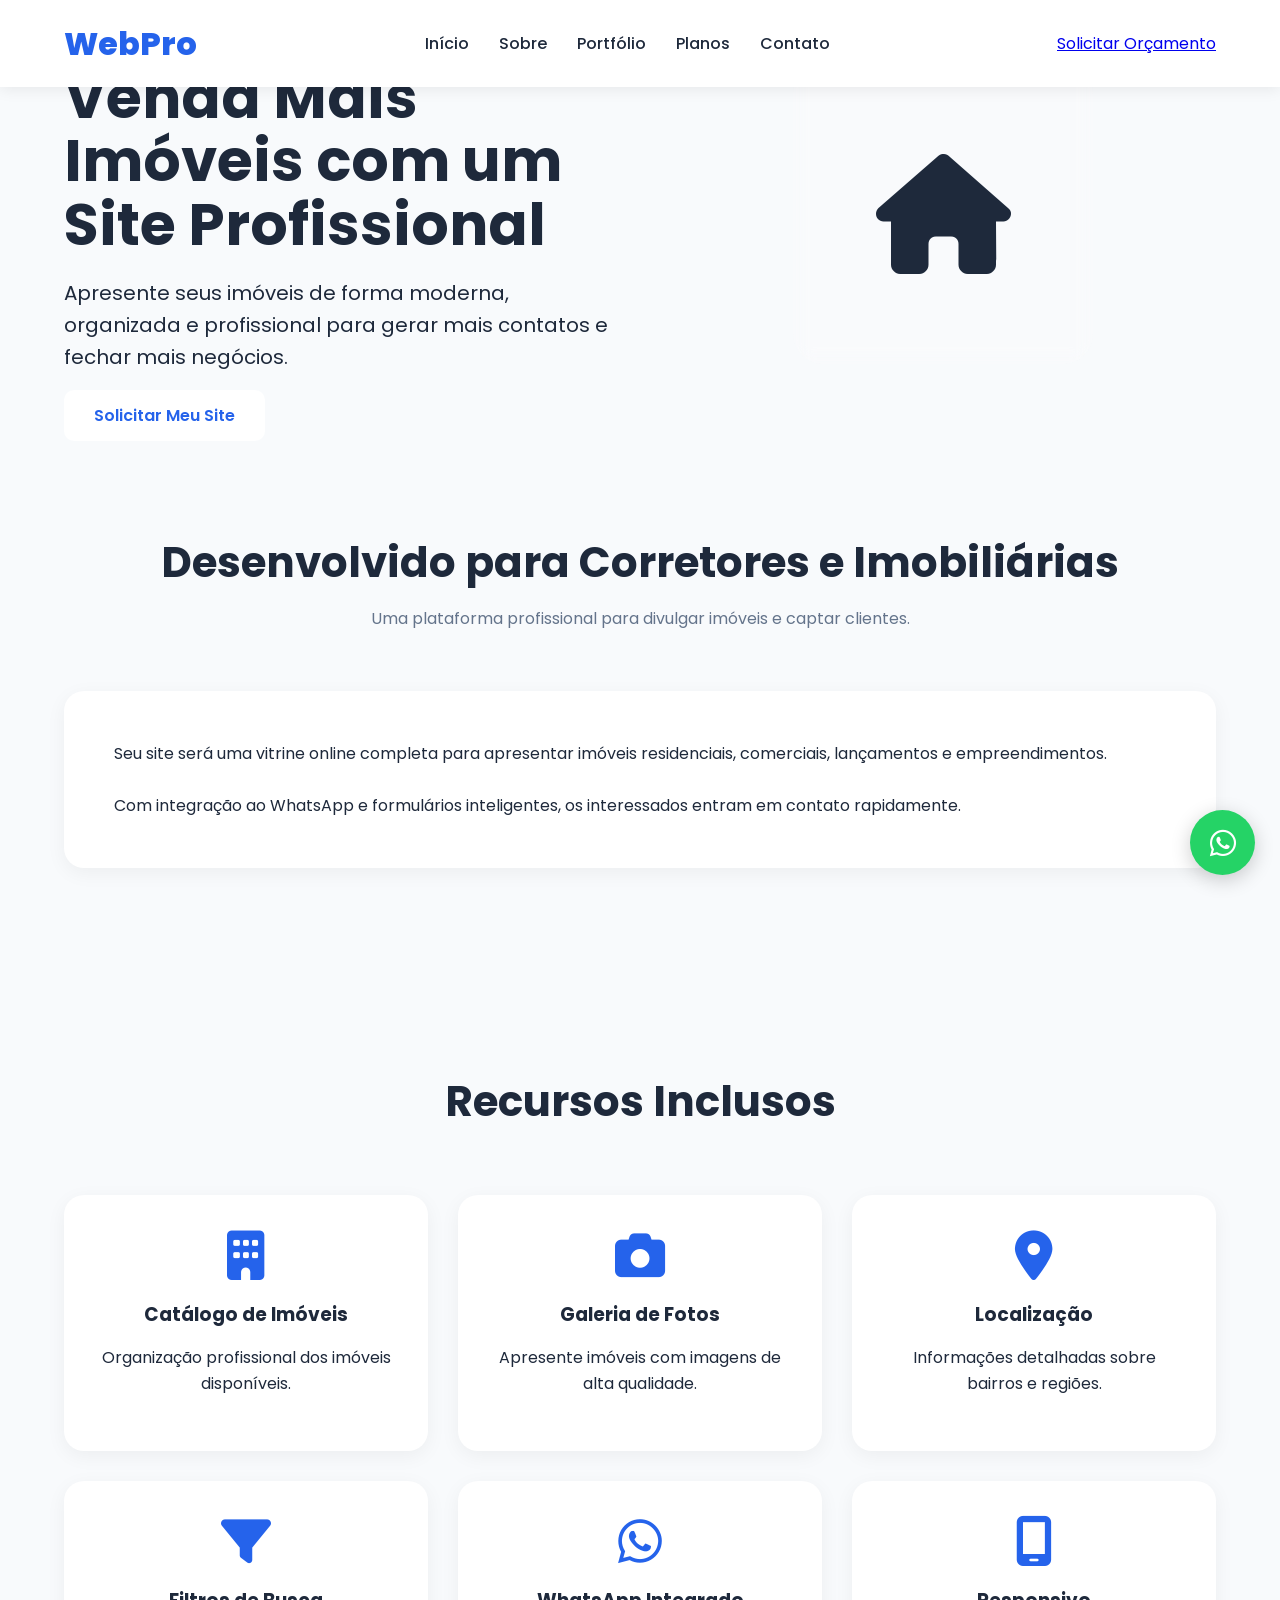
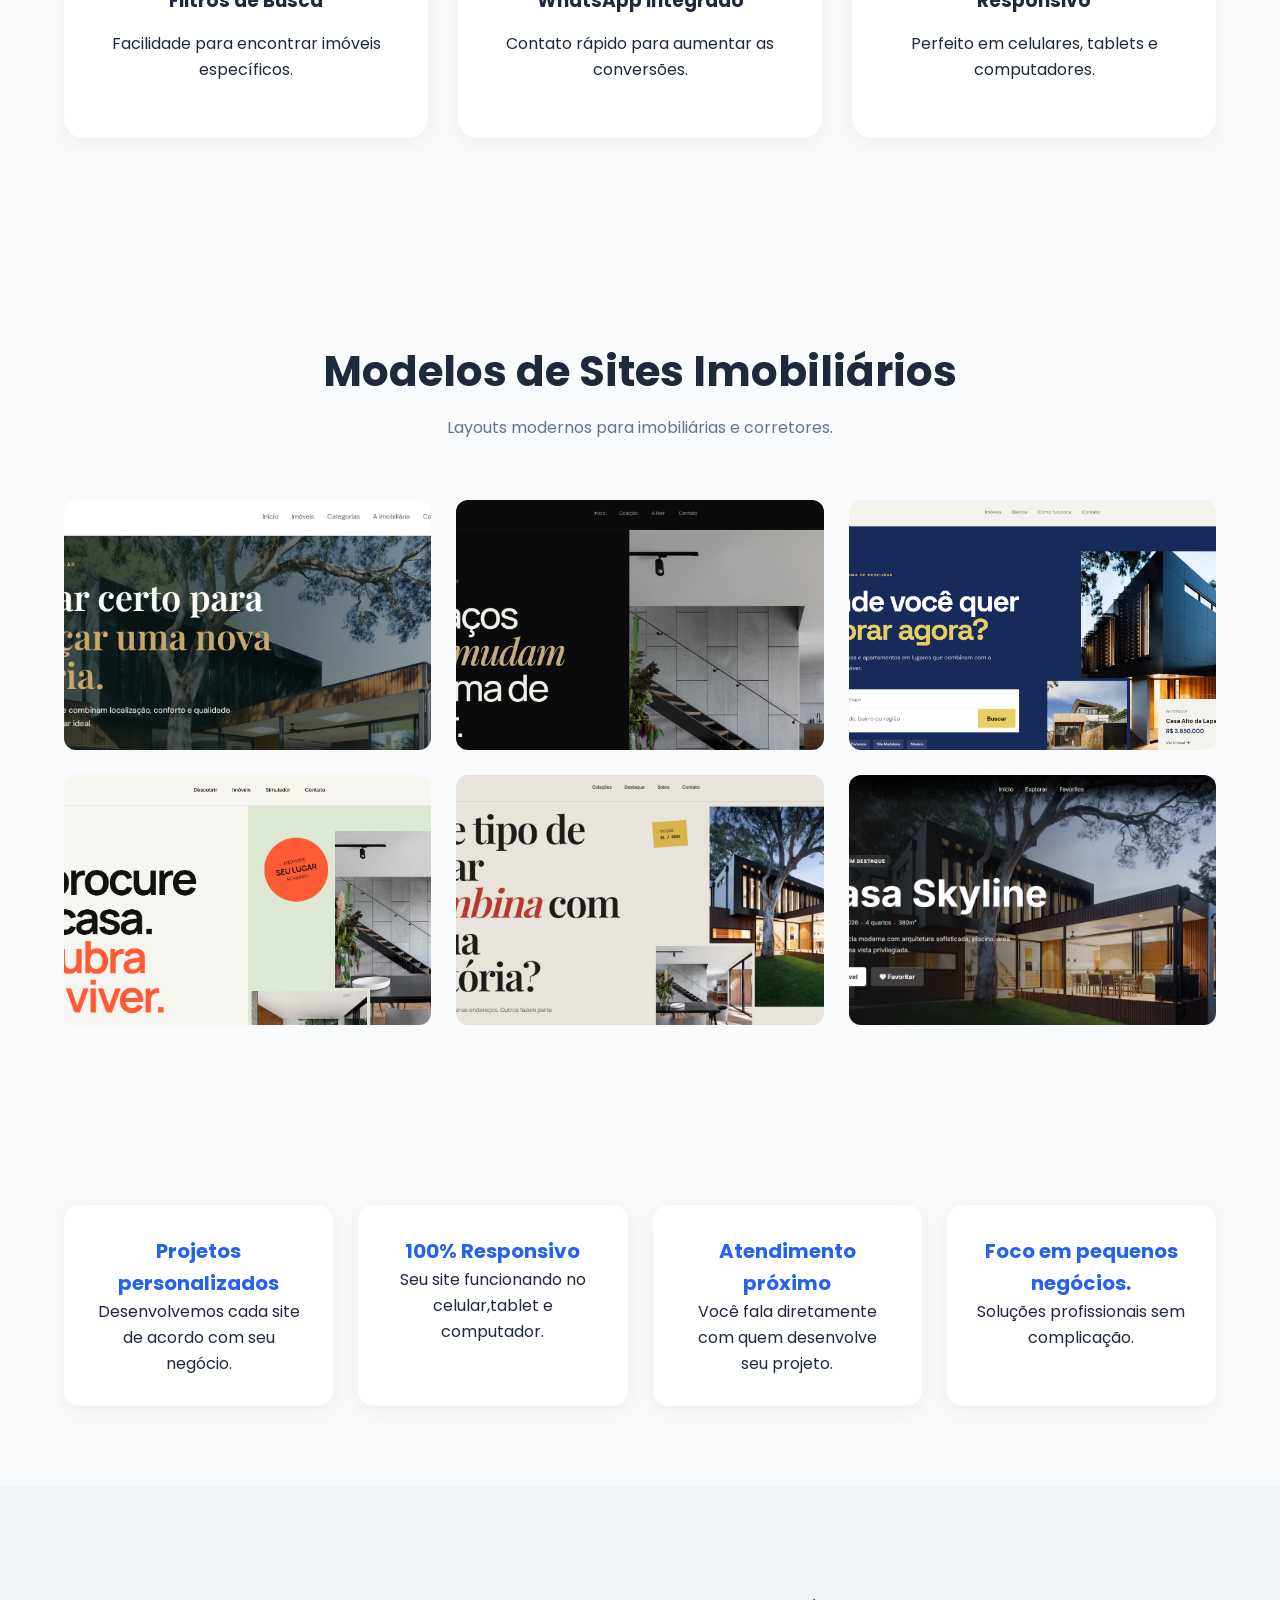
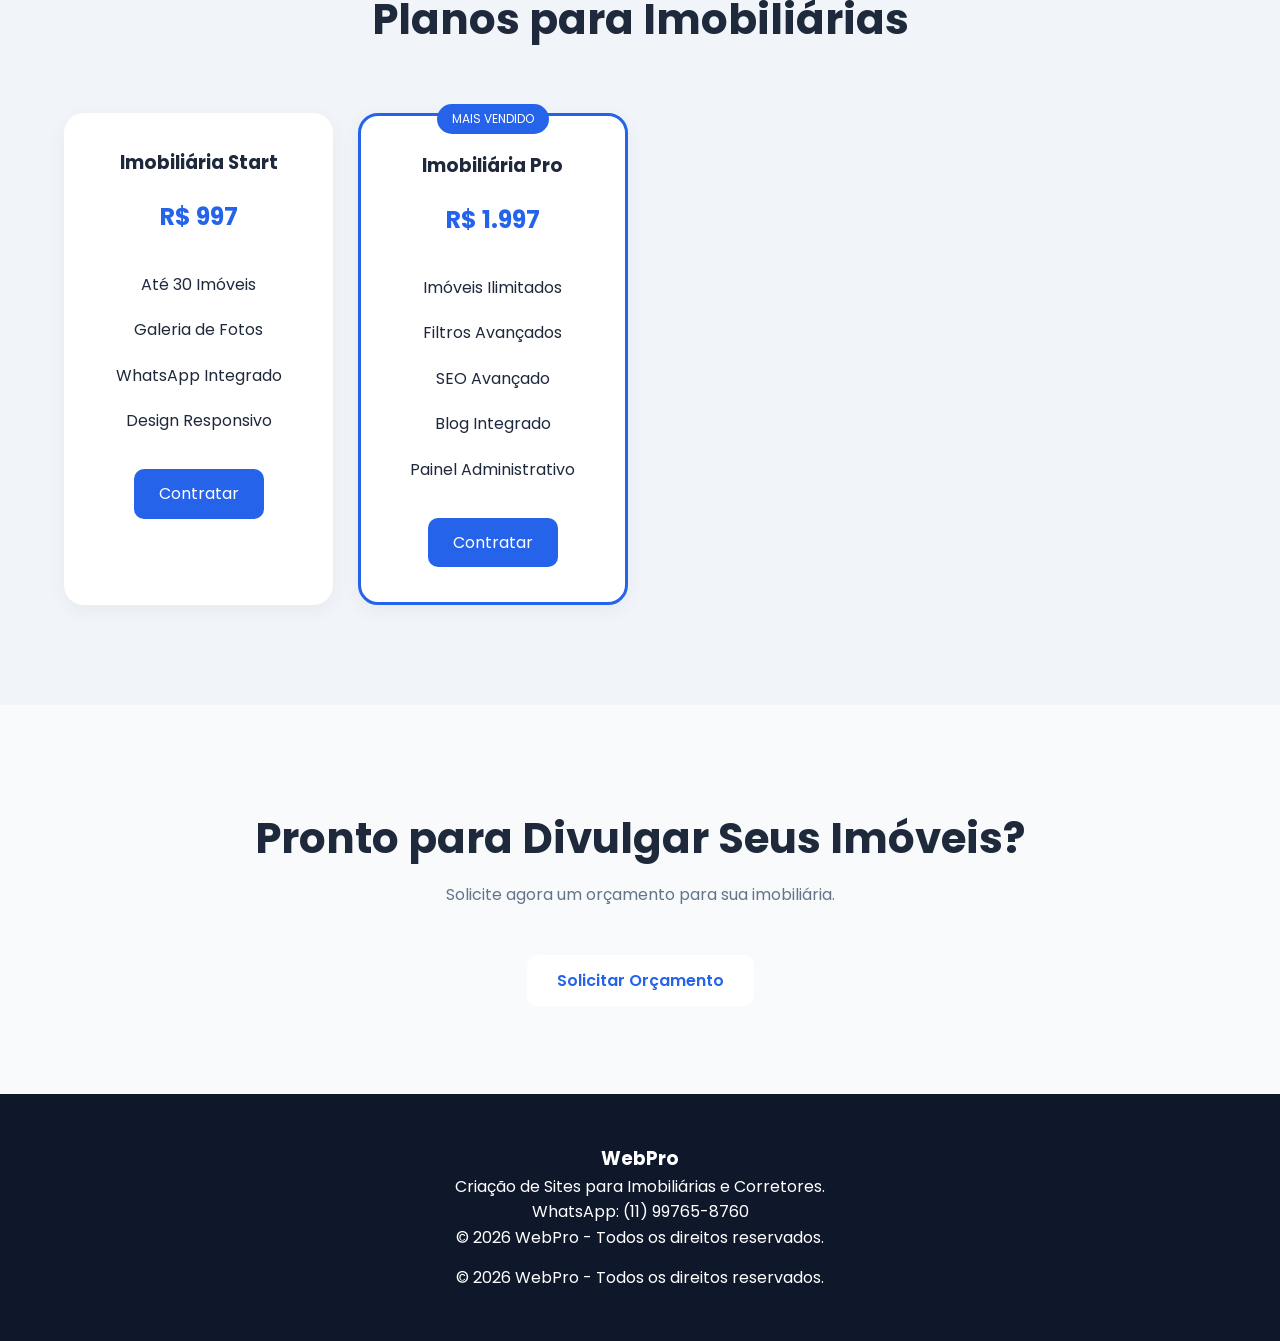
<file: imobiliaria.html>
<!DOCTYPE html>

<html lang="pt-BR">

<head>

    <meta charset="UTF-8">
    <meta name="viewport" content="width=device-width, initial-scale=1.0">

    <title>Sites para Imobiliárias | WebPro</title>

    <meta name="description"
        content="Criação de sites para imobiliárias e corretores de imóveis. Apresente imóveis, gere leads e aumente suas vendas com a WebPro.">

    <link rel="stylesheet" href="css/style.css">

    <link rel="preconnect" href="https://fonts.googleapis.com">
    <link href="https://fonts.googleapis.com/css2?family=Poppins:wght@300;400;500;600;700;800&display=swap"
        rel="stylesheet">

    <link rel="stylesheet" href="https://cdnjs.cloudflare.com/ajax/libs/font-awesome/6.5.1/css/all.min.css">

</head>

<body>

    <header class="header">

        <div class="container">

            <div class="logo">
                <h2>WebPro</h2>
            </div>

            <nav class="navbar">
                <ul>
                    <li><a href="index.html">Início</a></li>
                    <li><a href="sobre.html">Sobre</a></li>
                    <li><a href="portfolio.html">Portfólio</a></li>
                    <li><a href="index.html#planos">Planos</a></li>
                    <li><a href="index.html#contato">Contato</a></li>
                </ul>
            </nav>

            <a href="https://wa.me/5511997658760?text=Olá! Gostaria de um site para imobiliária." target="_blank"
                class="btn-header">
                Solicitar Orçamento </a>

        </div>

    </header>

    <section class="hero">

        <div class="container hero-content">

            <div class="hero-text">

                <span class="tag">
                    Sites para Imobiliárias
                </span>

                <h1>
                    Venda Mais Imóveis com um Site Profissional
                </h1>

                <p>
                    Apresente seus imóveis de forma moderna, organizada e profissional para gerar mais contatos e fechar
                    mais negócios.
                </p>

                <a href="https://wa.me/5511997658760?text=Olá! Tenho interesse em um site para imobiliária."
                    target="_blank" class="btn-primary">
                    Solicitar Meu Site </a>

            </div>

            <div class="hero-image">

                <div class="mockup">
                    <i class="fa-solid fa-house"></i>
                </div>

            </div>

        </div>

    </section>

    <section class="sobre">

        <div class="container">

            <div class="section-title">

                <h2>Desenvolvido para Corretores e Imobiliárias</h2>

                <p>
                    Uma plataforma profissional para divulgar imóveis e captar clientes.
                </p>

            </div>

            <div class="sobre-content">

                <p>
                    Seu site será uma vitrine online completa para apresentar imóveis residenciais, comerciais,
                    lançamentos e empreendimentos.
                </p>

                <br>

                <p>
                    Com integração ao WhatsApp e formulários inteligentes, os interessados entram em contato
                    rapidamente.
                </p>

            </div>

        </div>

    </section>

    <section class="categorias">

        <div class="container">

            <div class="section-title">

                <h2>Recursos Inclusos</h2>

            </div>

            <div class="cards">

                <div class="card">
                    <i class="fa-solid fa-building"></i>
                    <h3>Catálogo de Imóveis</h3>
                    <p>Organização profissional dos imóveis disponíveis.</p>
                </div>

                <div class="card">
                    <i class="fa-solid fa-camera"></i>
                    <h3>Galeria de Fotos</h3>
                    <p>Apresente imóveis com imagens de alta qualidade.</p>
                </div>

                <div class="card">
                    <i class="fa-solid fa-location-dot"></i>
                    <h3>Localização</h3>
                    <p>Informações detalhadas sobre bairros e regiões.</p>
                </div>

                <div class="card">
                    <i class="fa-solid fa-filter"></i>
                    <h3>Filtros de Busca</h3>
                    <p>Facilidade para encontrar imóveis específicos.</p>
                </div>

                <div class="card">
                    <i class="fa-brands fa-whatsapp"></i>
                    <h3>WhatsApp Integrado</h3>
                    <p>Contato rápido para aumentar as conversões.</p>
                </div>

                <div class="card">
                    <i class="fa-solid fa-mobile-screen"></i>
                    <h3>Responsivo</h3>
                    <p>Perfeito em celulares, tablets e computadores.</p>
                </div>

            </div>

        </div>

    </section>

    <section class="portfolio">

        <div class="container">

            <div class="section-title">

                <h2>Modelos de Sites Imobiliários</h2>

                <p>
                    Layouts modernos para imobiliárias e corretores.
                </p>

            </div>

            <div class="portfolio-grid">

                <div class="portfolio-item">
                    <a href="https://siteprimemoveis.netlify.app/" target="_blank">
                        <img src="imagens/primeMoveis.png" alt="Projeto WebPro">
                    </a>
                </div>

                <div class="portfolio-item">
                    <a href="https://sitenoirestates.netlify.app/" target="_blank">
                        <img src="imagens/noirEstates.png" alt="Projeto WebPro">
                    </a>
                </div>

                <div class="portfolio-item">
                    <a href="https://sitecasa27.netlify.app/" target="_blank">
                        <img src="imagens/casa27.png" alt="Projeto WebPro">
                    </a>
                </div>

                <div class="portfolio-item">
                    <a href="https://sitemorar.netlify.app/#" target="_blank">
                        <img src="imagens/siteMorar.png" alt="Projeto WebPro">
                    </a>
                </div>

                <div class="portfolio-item">
                    <a href="https://rafaeladesousa33.github.io/Vista/" target="_blank">
                        <img src="imagens/vista.jpeg" alt="Projeto WebPro">
                    </a>
                </div>

                <div class="portfolio-item">
                    <a href="https://rafaeladesousa33.github.io/primeflix_imoveis/" target="_blank">
                        <img src="imagens/primeFlix.png" alt="Projeto WebPro">

                    </a>
                </div>

            </div>

        </div>

    </section>

    <section class="stats">

        <div class="container stats-grid">

            <div class="stat">
                <h3 style="font-size: 20px;">Projetos personalizados</h3>
                <p>Desenvolvemos cada site de acordo com seu negócio.</p>
            </div>

            <div class="stat">
                <h3 style="font-size: 20px;">100% Responsivo</h3>
                <p>Seu site funcionando no celular,tablet e computador.</p>
            </div>

            <div class="stat">
                <h3 style="font-size: 20px;">Atendimento próximo</h3>
                <p>Você fala diretamente com quem desenvolve seu projeto.</p>
            </div>

            <div class="stat">
                <h3 style="font-size: 20px;">Foco em pequenos negócios.</h3>
                <p>Soluções profissionais sem complicação.</p>
            </div>

        </div>

    </section>

    <section class="planos">

        <div class="container">

            <div class="section-title">

                <h2>Planos para Imobiliárias</h2>

            </div>

            <div class="pricing">

                <div class="price-card">

                    <h3>Imobiliária Start</h3>

                    <h2>R$ 997</h2>

                    <ul>
                        <li>Até 30 Imóveis</li>
                        <li>Galeria de Fotos</li>
                        <li>WhatsApp Integrado</li>
                        <li>Design Responsivo</li>
                    </ul>

                    <a href="https://wa.me/5511997658760?text=Olá! Tenho interesse no plano Imobiliária Start."
                        target="_blank">
                        Contratar </a>

                </div>

                <div class="price-card destaque">

                    <span>MAIS VENDIDO</span>

                    <h3>Imobiliária Pro</h3>

                    <h2>R$ 1.997</h2>

                    <ul>
                        <li>Imóveis Ilimitados</li>
                        <li>Filtros Avançados</li>
                        <li>SEO Avançado</li>
                        <li>Blog Integrado</li>
                        <li>Painel Administrativo</li>
                    </ul>

                    <a href="https://wa.me/5511997658760?text=Olá! Tenho interesse no plano Imobiliária Pro."
                        target="_blank">
                        Contratar </a>

                </div>

            </div>

        </div>

    </section>



    <section class="contato">

        <div class="container">

            <div class="section-title">

                <h2>Pronto para Divulgar Seus Imóveis?</h2>

                <p>
                    Solicite agora um orçamento para sua imobiliária.
                </p>

            </div>

            <div style="text-align:center;">

                <a href="https://wa.me/5511997658760?text=Olá! Gostaria de um site para imobiliária." target="_blank"
                    class="btn-primary">
                    Solicitar Orçamento </a>

            </div>

        </div>

    </section>

    <footer>

        <div class="container">

            <h3>WebPro</h3>

            <p>
                Criação de Sites para Imobiliárias e Corretores.
            </p>

            <p>
                WhatsApp: (11) 99765-8760
            </p>

            <p>
                © 2026 WebPro - Todos os direitos reservados.
            </p>

        </div>

    </footer>

    <a class="whatsapp-float" href="https://wa.me/5511997658760" target="_blank"> <i class="fab fa-whatsapp"></i> </a>

    <script src="js/script.js"></script>

</body>

</html>
</file>
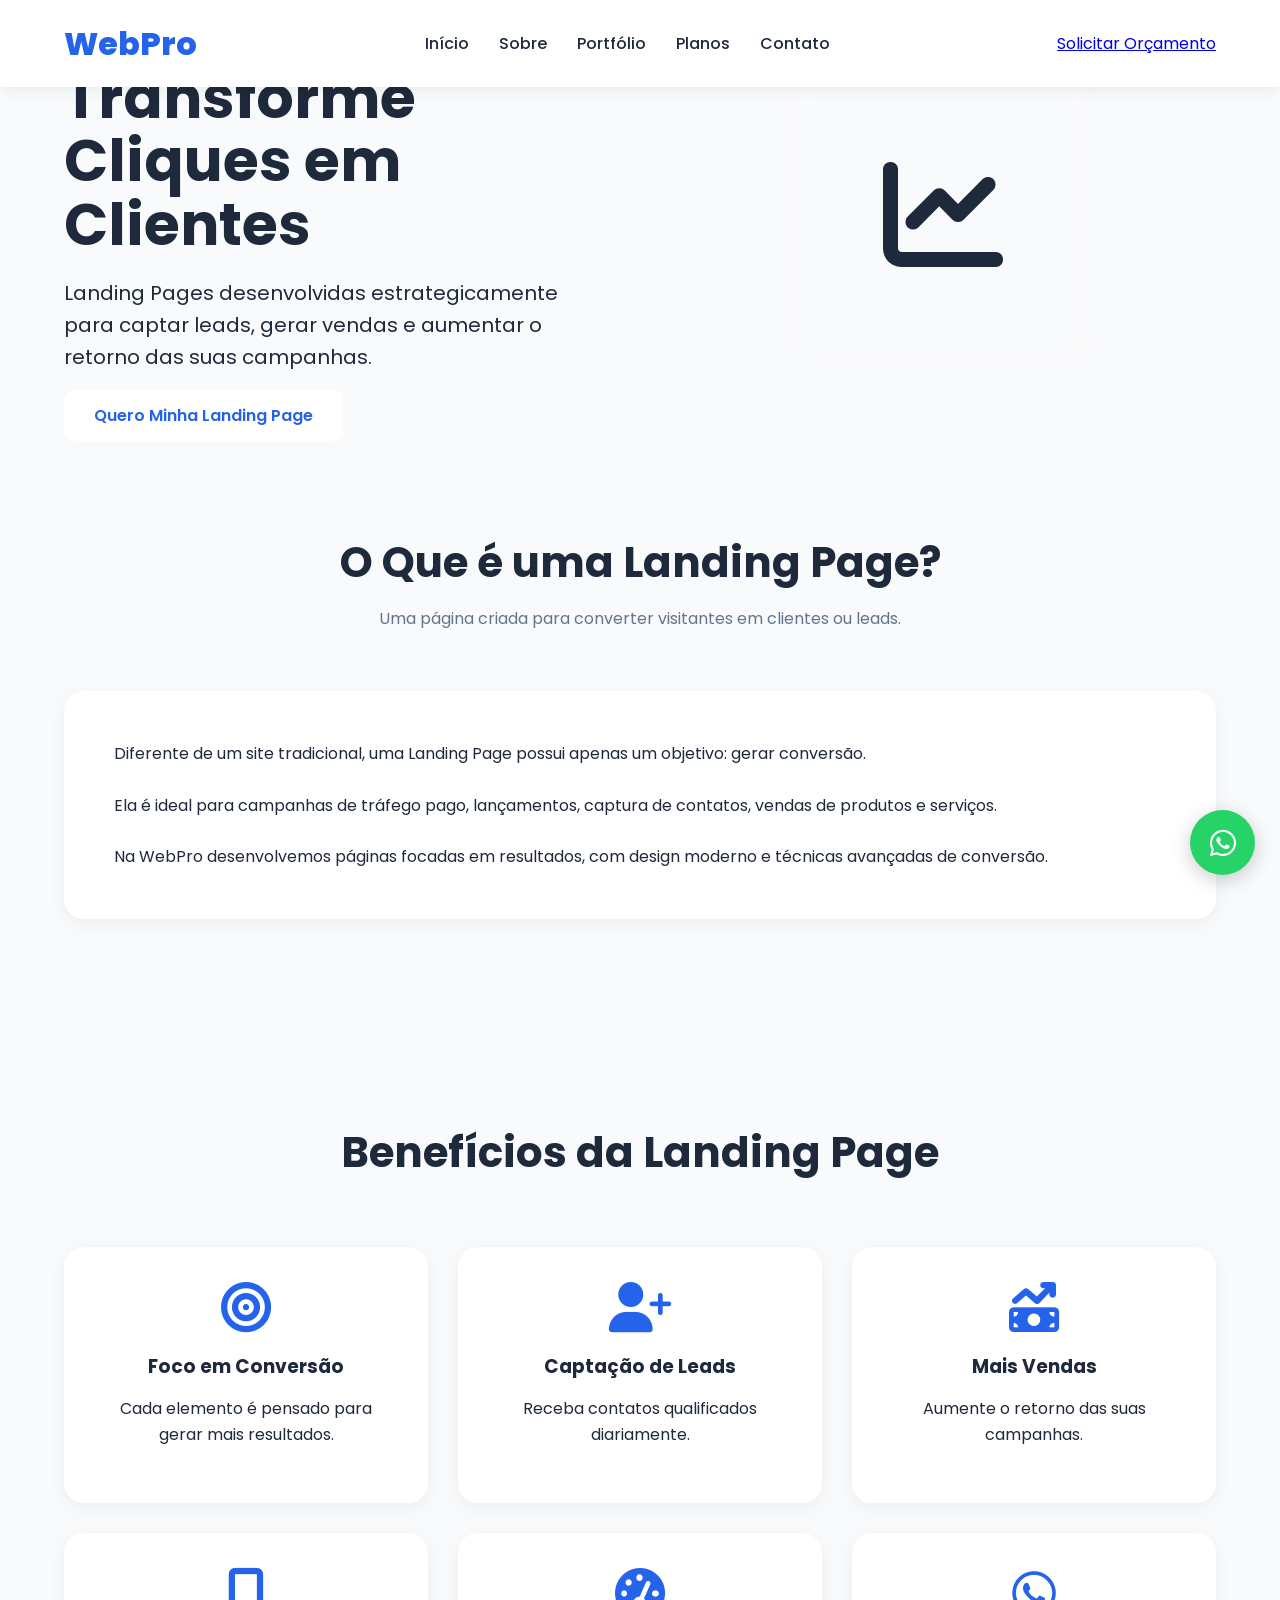
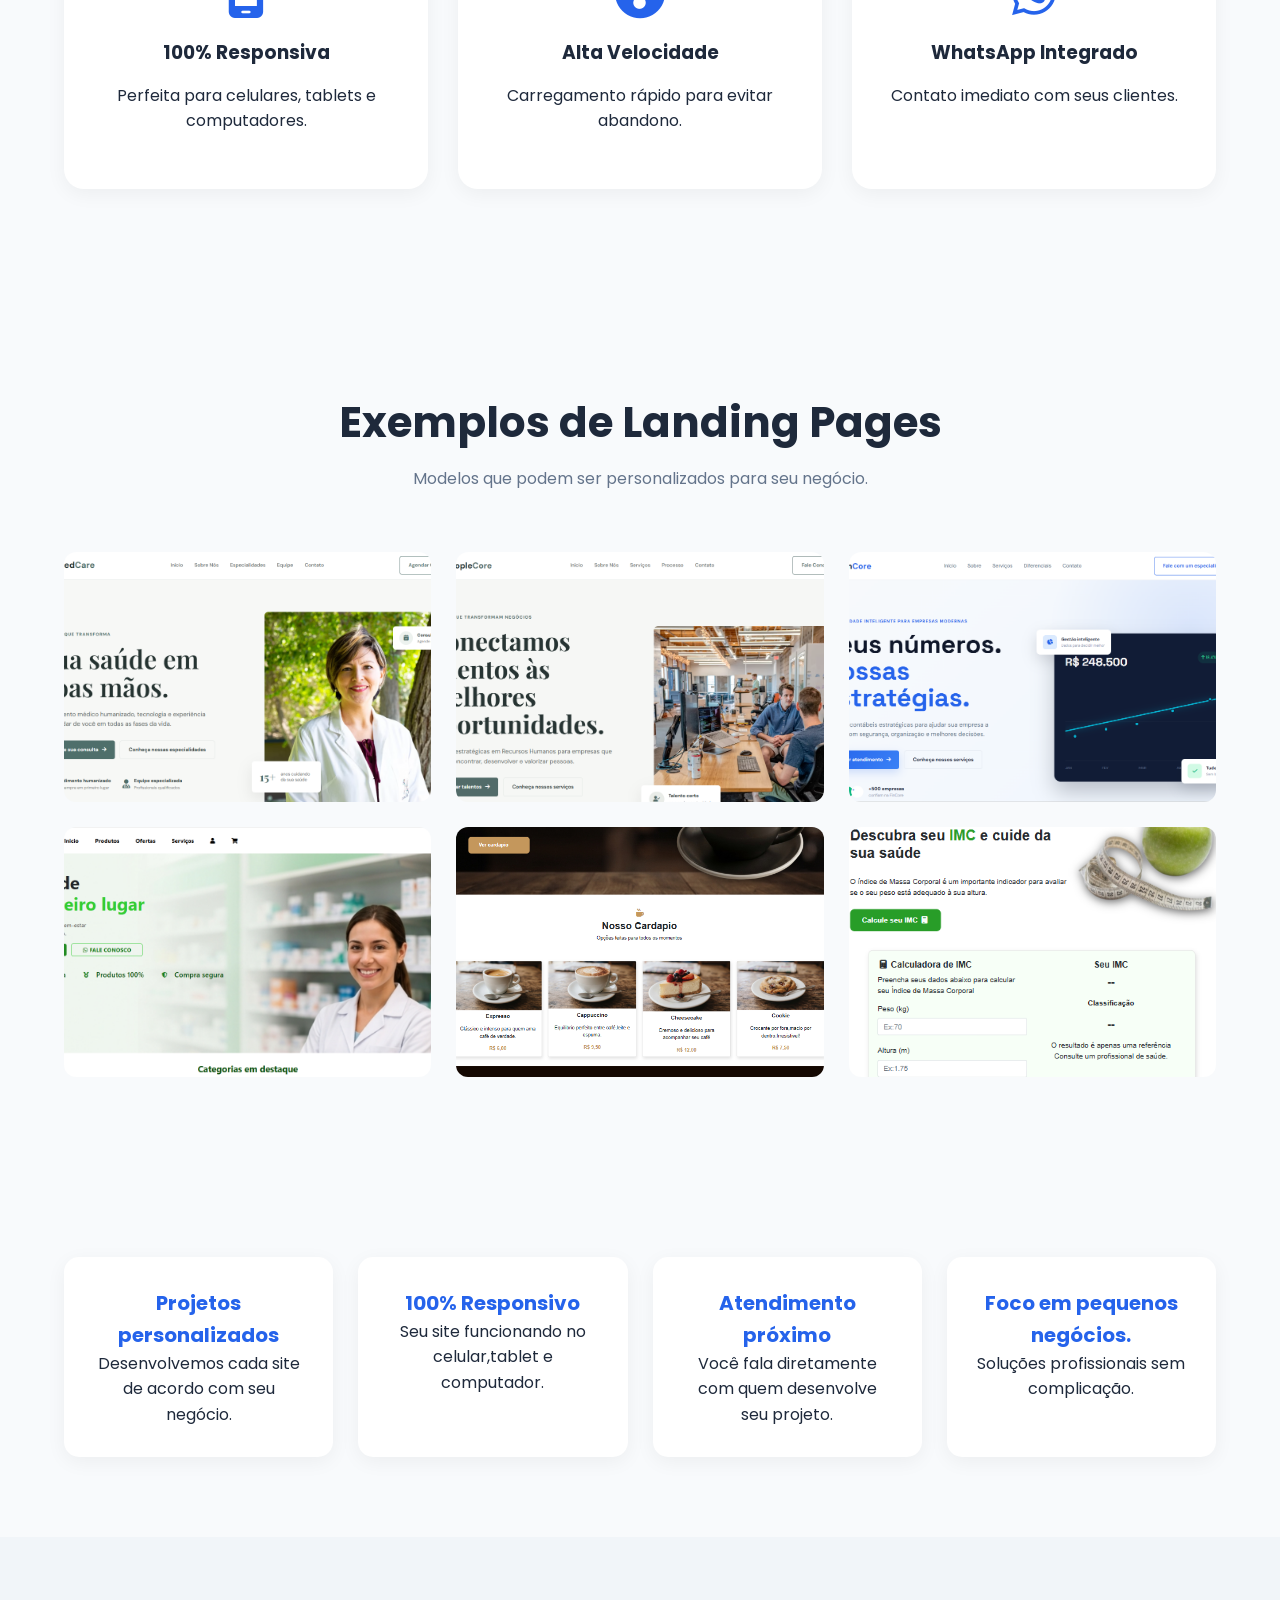
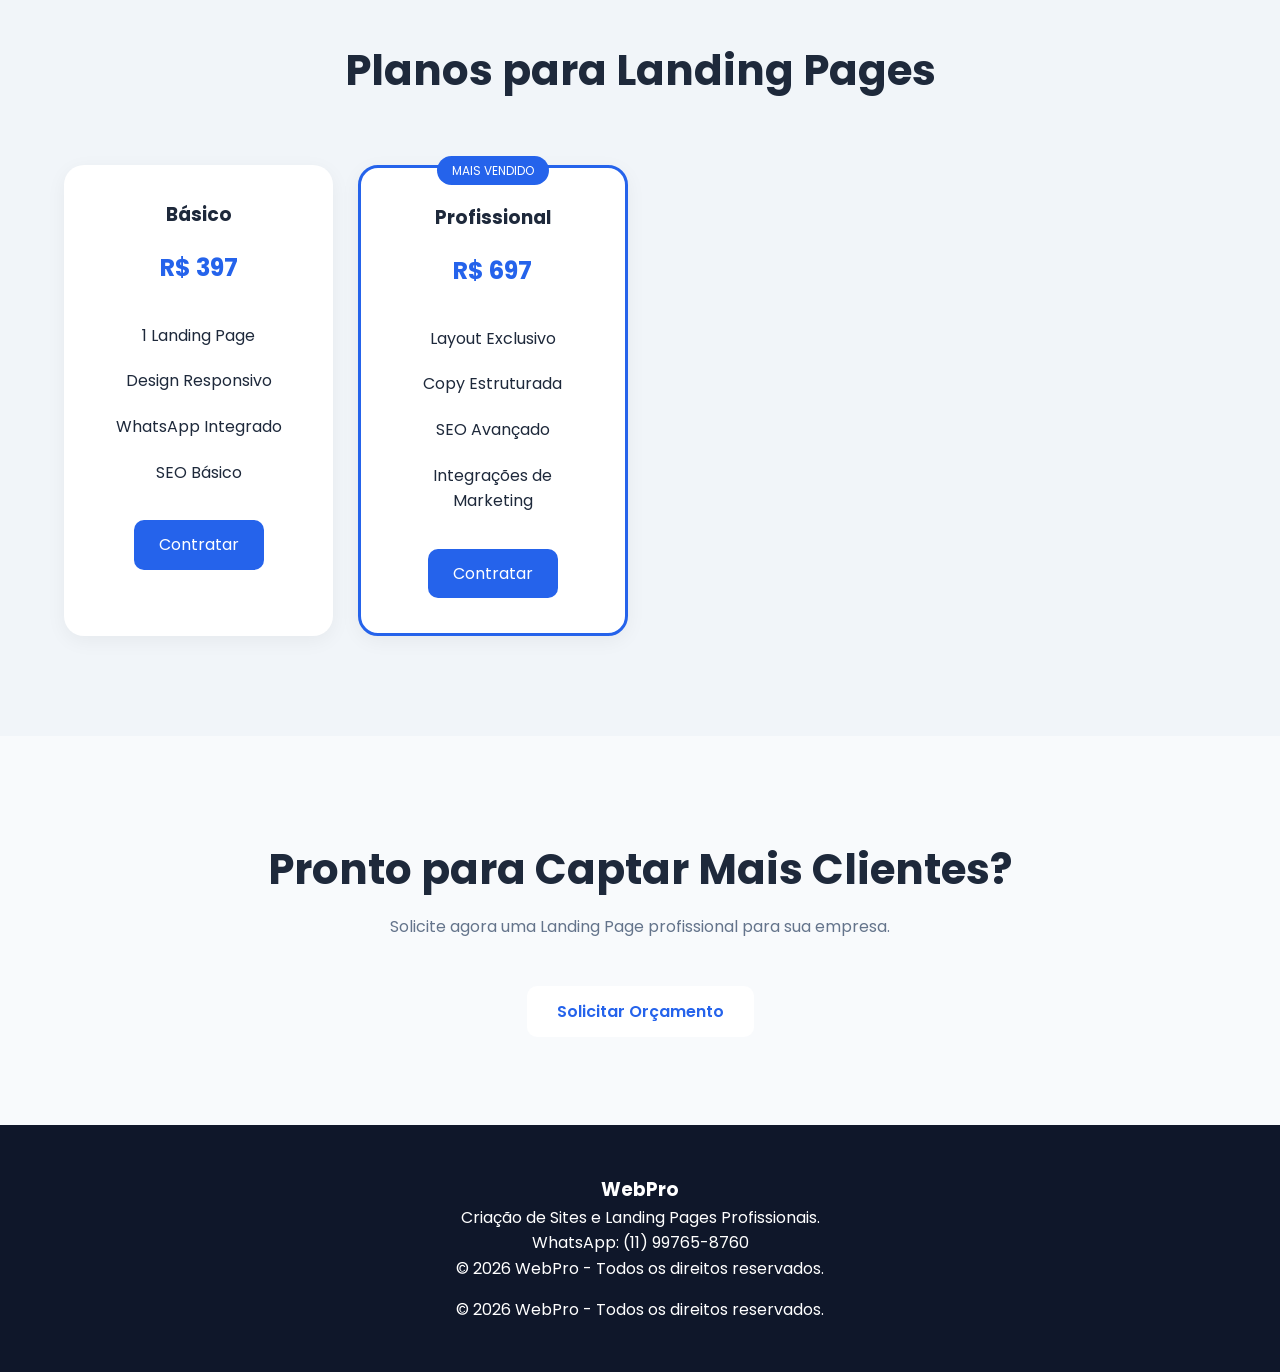
<file: landing-pages.html>
<!DOCTYPE html>

<html lang="pt-BR">

<head>

    <meta charset="UTF-8">
    <meta name="viewport" content="width=device-width, initial-scale=1.0">

    <title>Landing Pages | WebPro</title>

    <meta name="description"
        content="Landing Pages profissionais criadas pela WebPro para gerar leads, aumentar conversões e maximizar resultados em campanhas de marketing.">

    <link rel="stylesheet" href="css/style.css">

    <link rel="preconnect" href="https://fonts.googleapis.com">
    <link href="https://fonts.googleapis.com/css2?family=Poppins:wght@300;400;500;600;700;800&display=swap"
        rel="stylesheet">

    <link rel="stylesheet" href="https://cdnjs.cloudflare.com/ajax/libs/font-awesome/6.5.1/css/all.min.css">

</head>

<body>

    <header class="header">

        <div class="container">

            <div class="logo">
                <h2>WebPro</h2>
            </div>

            <nav class="navbar">
                <ul>
                    <li><a href="index.html">Início</a></li>
                    <li><a href="sobre.html">Sobre</a></li>
                    <li><a href="portfolio.html">Portfólio</a></li>
                    <li><a href="index.html#planos">Planos</a></li>
                    <li><a href="index.html#contato">Contato</a></li>

                </ul>
            </nav>

            <a href="https://wa.me/5511997658760?text=Olá! Gostaria de uma Landing Page profissional." target="_blank"
                class="btn-header">
                Solicitar Orçamento </a>

        </div>

    </header>

    <section class="hero">

        <div class="container hero-content">

            <div class="hero-text">

                <span class="tag">
                    Landing Pages de Alta Conversão
                </span>

                <h1>
                    Transforme Cliques em Clientes
                </h1>

                <p>
                    Landing Pages desenvolvidas estrategicamente para captar leads, gerar vendas e aumentar o retorno
                    das suas campanhas.
                </p>

                <a href="https://wa.me/5511997658760?text=Olá! Tenho interesse em uma Landing Page." target="_blank"
                    class="btn-primary">
                    Quero Minha Landing Page </a>

            </div>

            <div class="hero-image">

                <div class="mockup">
                    <i class="fa-solid fa-chart-line"></i>
                </div>

            </div>

        </div>

    </section>

    <section class="sobre">

        <div class="container">

            <div class="section-title">

                <h2>O Que é uma Landing Page?</h2>

                <p>
                    Uma página criada para converter visitantes em clientes ou leads.
                </p>

            </div>

            <div class="sobre-content">

                <p>
                    Diferente de um site tradicional, uma Landing Page possui apenas um objetivo: gerar conversão.
                </p>

                <br>

                <p>
                    Ela é ideal para campanhas de tráfego pago, lançamentos, captura de contatos, vendas de produtos e
                    serviços.
                </p>

                <br>

                <p>
                    Na WebPro desenvolvemos páginas focadas em resultados, com design moderno e técnicas avançadas de
                    conversão.
                </p>

            </div>

        </div>

    </section>

    <section class="categorias">

        <div class="container">

            <div class="section-title">

                <h2>Benefícios da Landing Page</h2>

            </div>

            <div class="cards">

                <div class="card">

                    <i class="fa-solid fa-bullseye"></i>

                    <h3>Foco em Conversão</h3>

                    <p>
                        Cada elemento é pensado para gerar mais resultados.
                    </p>

                </div>

                <div class="card">

                    <i class="fa-solid fa-user-plus"></i>

                    <h3>Captação de Leads</h3>

                    <p>
                        Receba contatos qualificados diariamente.
                    </p>

                </div>

                <div class="card">

                    <i class="fa-solid fa-money-bill-trend-up"></i>

                    <h3>Mais Vendas</h3>

                    <p>
                        Aumente o retorno das suas campanhas.
                    </p>

                </div>

                <div class="card">

                    <i class="fa-solid fa-mobile-screen"></i>

                    <h3>100% Responsiva</h3>

                    <p>
                        Perfeita para celulares, tablets e computadores.
                    </p>

                </div>

                <div class="card">

                    <i class="fa-solid fa-gauge-high"></i>

                    <h3>Alta Velocidade</h3>

                    <p>
                        Carregamento rápido para evitar abandono.
                    </p>

                </div>

                <div class="card">

                    <i class="fa-brands fa-whatsapp"></i>

                    <h3>WhatsApp Integrado</h3>

                    <p>
                        Contato imediato com seus clientes.
                    </p>

                </div>

            </div>

        </div>

    </section>

    <section class="portfolio">

        <div class="container">

            <div class="section-title">

                <h2>Exemplos de Landing Pages</h2>

                <p>
                    Modelos que podem ser personalizados para seu negócio.
                </p>

            </div>

            <div class="portfolio-grid">

                <div class="portfolio-item">
                    <a href="https://sitemedcare.netlify.app/" target="_blank">
                        <img src="imagens/imagem_projeto_medCare.png" alt="Projeto WebPro">
                    </a>
                </div><!--fim portfolio-item-->


                <div class="portfolio-item">
                    <a href="https://sitepeoplecore.netlify.app/" target="_blank">
                        <img src="imagens/projeto_PeopleCore_imagem.png" alt="Projeto WebPro">
                    </a>
                </div><!--fim portfolio-item-->

                <div class="portfolio-item">
                    <a href="https://sitefincore.netlify.app/" target="_blank">
                        <img src="imagens/imagem_projeto_finCore.png" alt="Projeto WebPro">
                    </a>
                </div><!--fim portfolio-item-->

                <div class="portfolio-item">
                    <a href="https://sitefarmavida.netlify.app/" target="_blank">
                        <img src="imagens/imagem_projeto_farmaVida.png" alt="Projeto WebPro">
                    </a>
                </div><!--fim portfolio-item-->

                <div class="portfolio-item">
                    <a href="https://sousa44.github.io/Cafeteria/" target="_blank">
                        <img src="imagens/cafeteria.png" alt="Projeto WebPro">
                    </a>
                </div><!--fim portfolio-item-->

                <div class="portfolio-item">
                    <a href="https://sousa44.github.io/imc/" target="_blank">
                        <img src="imagens/imagem_site_imc.png" alt="Projeto WebPro">
                    </a>
                </div><!--fim portfolio-item-->

            </div>

        </div>

    </section>

    <section class="stats">

        <div class="container stats-grid">

            <div class="stat">
                <h3 style="font-size: 20px;">Projetos personalizados</h3>
                <p>Desenvolvemos cada site de acordo com seu negócio.</p>
            </div>

            <div class="stat">
                <h3 style="font-size: 20px;">100% Responsivo</h3>
                <p>Seu site funcionando no celular,tablet e computador.</p>
            </div>

            <div class="stat">
                <h3 style="font-size: 20px;">Atendimento próximo</h3>
                <p>Você fala diretamente com quem desenvolve seu projeto.</p>
            </div>

            <div class="stat">
                <h3 style="font-size: 20px;">Foco em pequenos negócios.</h3>
                <p>Soluções profissionais sem complicação.</p>
            </div>

        </div>

    </section>

    <section class="planos">

        <div class="container">

            <div class="section-title">

                <h2>Planos para Landing Pages</h2>

            </div>

            <div class="pricing">

                <div class="price-card">

                    <h3>Básico</h3>

                    <h2>R$ 397</h2>

                    <ul>
                        <li>1 Landing Page</li>
                        <li>Design Responsivo</li>
                        <li>WhatsApp Integrado</li>
                        <li>SEO Básico</li>
                    </ul>

                    <a href="https://wa.me/5511997658760?text=Olá! Quero contratar o Plano Básico de Landing Page."
                        target="_blank">
                        Contratar </a>

                </div>

                <div class="price-card destaque">

                    <span>MAIS VENDIDO</span>

                    <h3>Profissional</h3>

                    <h2>R$ 697</h2>

                    <ul>
                        <li>Layout Exclusivo</li>
                        <li>Copy Estruturada</li>
                        <li>SEO Avançado</li>
                        <li>Integrações de Marketing</li>
                    </ul>

                    <a href="https://wa.me/5511997658760?text=Olá! Quero contratar o Plano Profissional de Landing Page."
                        target="_blank">
                        Contratar </a>

                </div>

            </div>

        </div>

    </section>



    <section class="contato">

        <div class="container">

            <div class="section-title">

                <h2>Pronto para Captar Mais Clientes?</h2>

                <p>
                    Solicite agora uma Landing Page profissional para sua empresa.
                </p>

            </div>

            <div style="text-align:center;">

                <a href="https://wa.me/5511997658760?text=Olá! Gostaria de uma Landing Page profissional."
                    target="_blank" class="btn-primary">
                    Solicitar Orçamento </a>

            </div>

        </div>

    </section>

    <footer>

        <div class="container">

            <h3>WebPro</h3>

            <p>
                Criação de Sites e Landing Pages Profissionais.
            </p>

            <p>
                WhatsApp: (11) 99765-8760
            </p>

            <p>
                © 2026 WebPro - Todos os direitos reservados.
            </p>

        </div>

    </footer>

    <a class="whatsapp-float" href="https://wa.me/5511997658760" target="_blank">

        <i class="fab fa-whatsapp"></i>

    </a>

    <script src="js/script.js"></script>

</body>

</html>
</file>
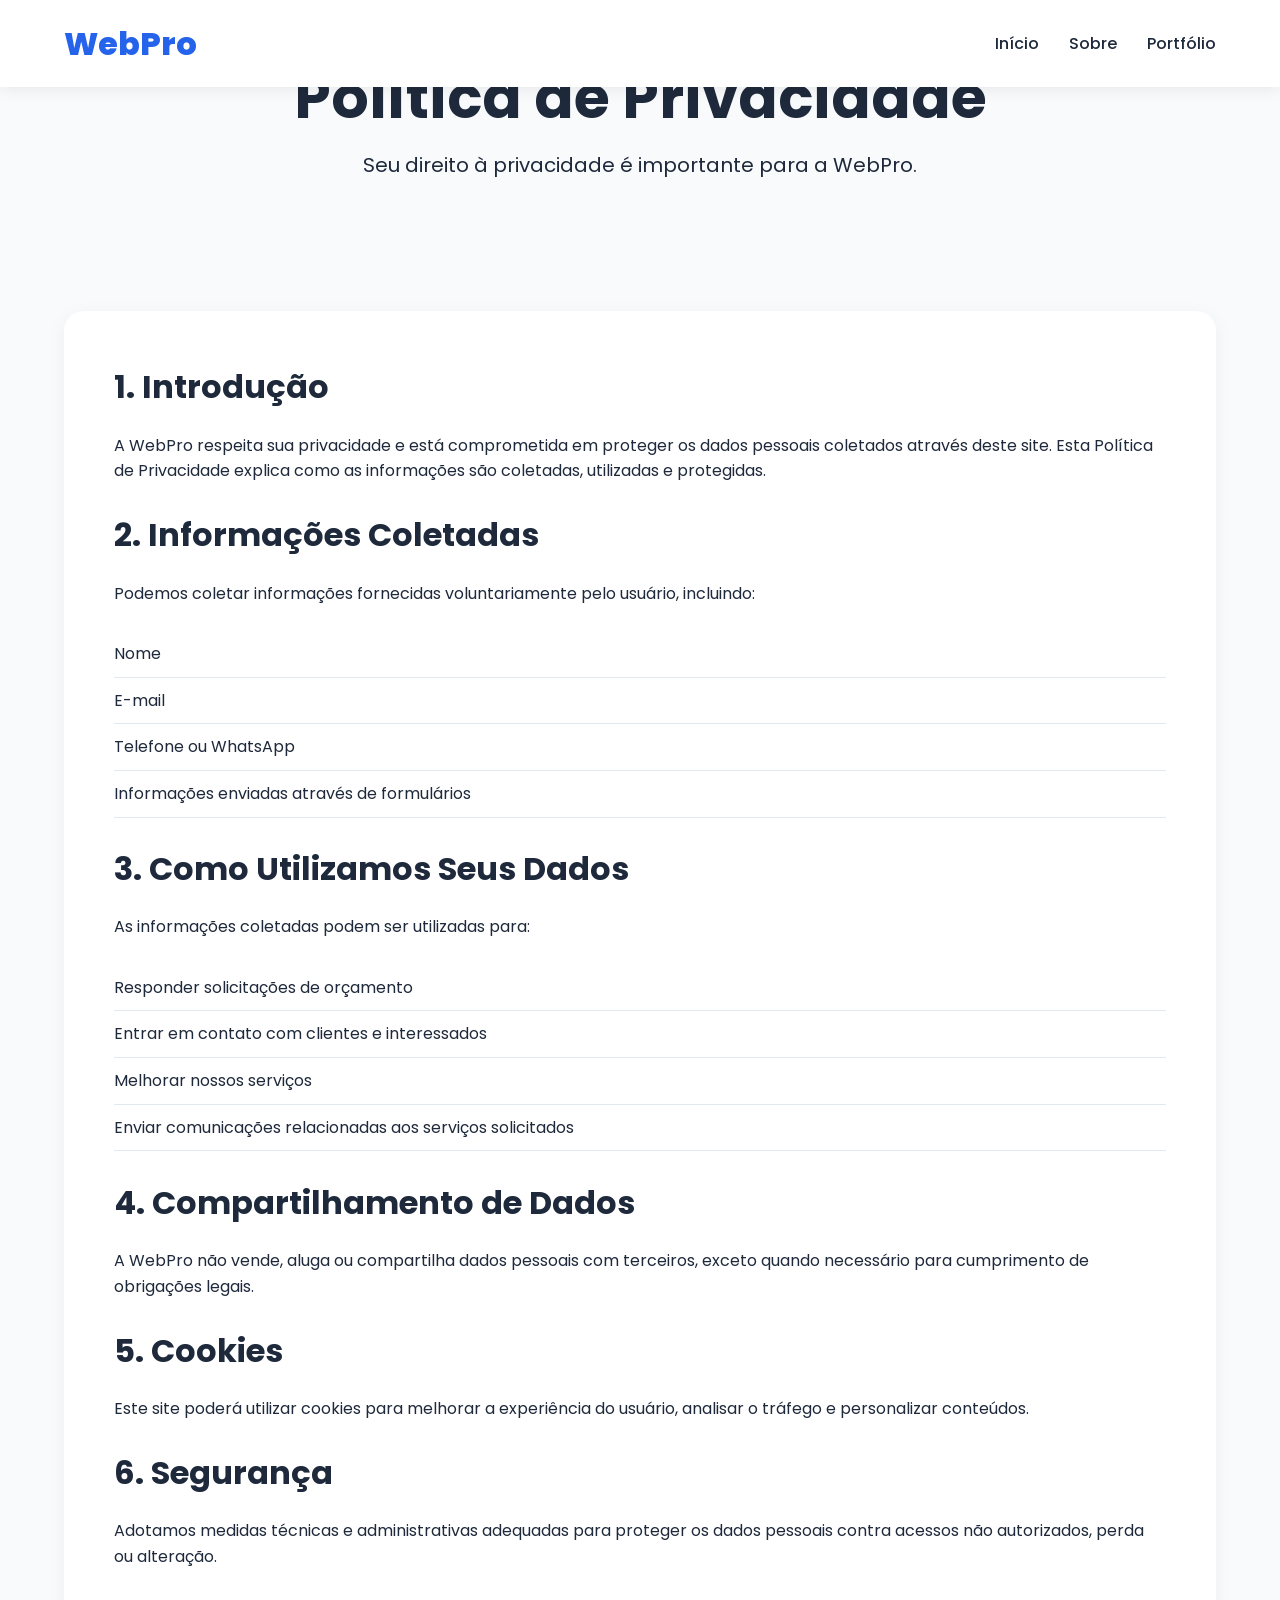
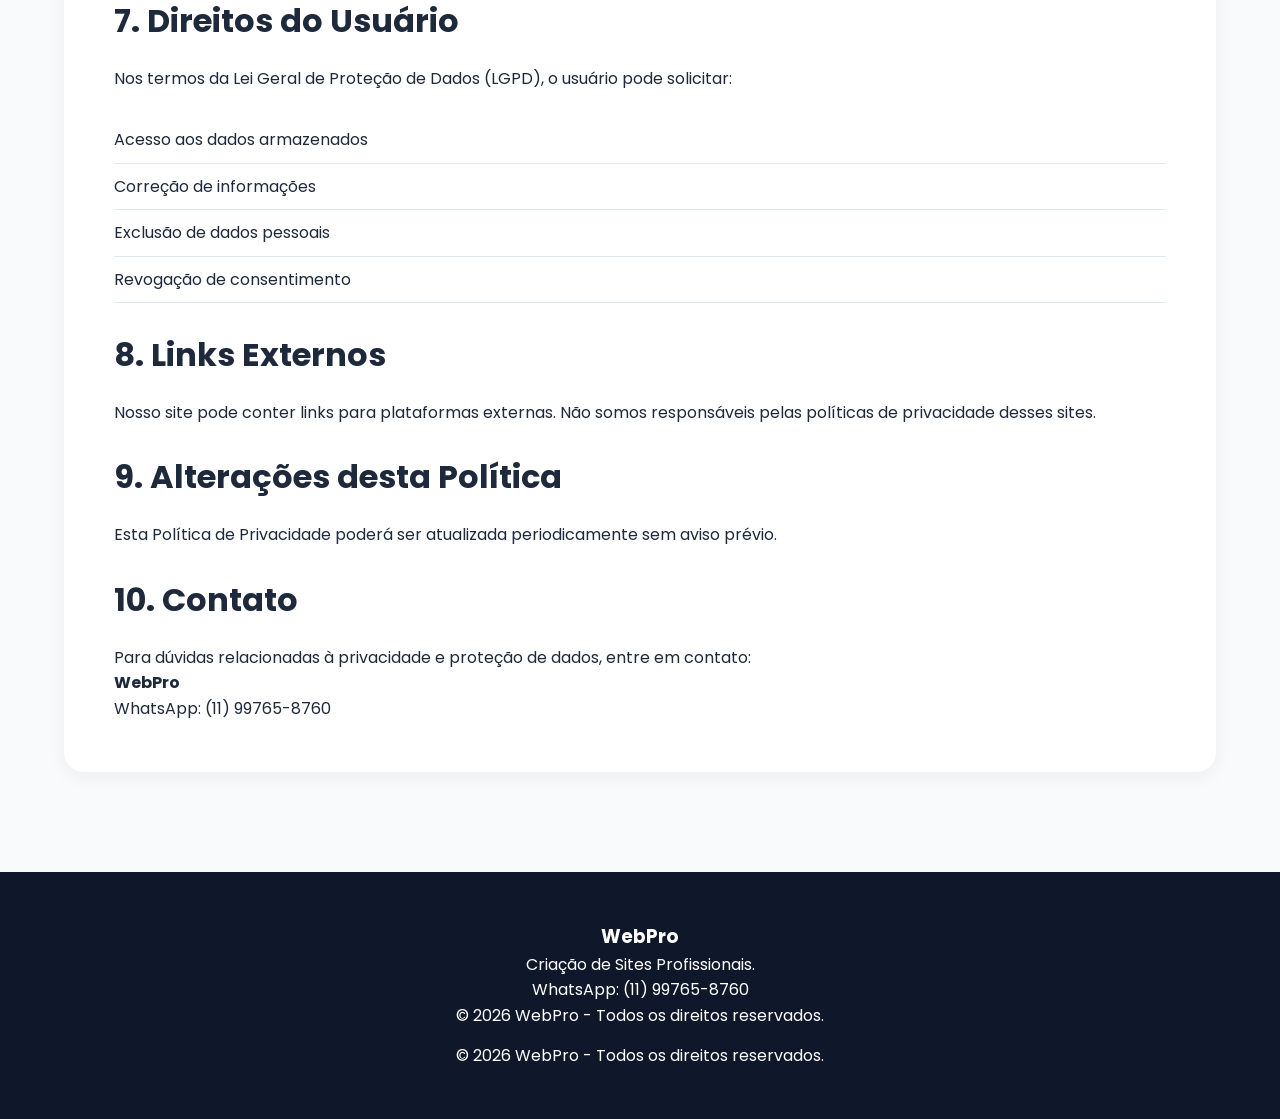
<file: politica-de-privacidade.html>
<!DOCTYPE html>

<html lang="pt-BR">

<head>

    <meta charset="UTF-8">
    <meta name="viewport" content="width=device-width, initial-scale=1.0">

    <title>Política de Privacidade | WebPro</title>

    <meta name="description"
        content="Política de Privacidade da WebPro. Saiba como coletamos, utilizamos e protegemos seus dados pessoais.">

    <link rel="stylesheet" href="css/style.css">

    <link rel="preconnect" href="https://fonts.googleapis.com">
    <link href="https://fonts.googleapis.com/css2?family=Poppins:wght@300;400;500;600;700;800&display=swap"
        rel="stylesheet">

</head>

<body>

    <header class="header">

        <div class="container">

            <div class="logo">
                <h2>WebPro</h2>
            </div>

            <nav class="navbar">
                <ul>
                    <li><a href="index.html">Início</a></li>
                    <li><a href="sobre.html">Sobre</a></li>
                    <li><a href="portfolio.html">Portfólio</a></li>
            
                </ul>
            </nav>

        </div>

    </header>

    <section class="hero">

        <div class="container">

            <div class="hero-text" style="text-align:center; width:100%;">

                <span class="tag">
                    LGPD • Privacidade
                </span>

                <h1>
                    Política de Privacidade
                </h1>

                <p>
                    Seu direito à privacidade é importante para a WebPro.
                </p>

            </div>

        </div>

    </section>

    <section class="sobre">

        <div class="container">

            <div class="sobre-content">

                <h3>1. Introdução</h3>

                <p>
                    A WebPro respeita sua privacidade e está comprometida em proteger os dados pessoais coletados
                    através deste site.
                    Esta Política de Privacidade explica como as informações são coletadas, utilizadas e protegidas.
                </p>

                <br>

                <h3>2. Informações Coletadas</h3>

                <p>
                    Podemos coletar informações fornecidas voluntariamente pelo usuário, incluindo:
                </p>

                <ul class="benefits">
                    <li>Nome</li>
                    <li>E-mail</li>
                    <li>Telefone ou WhatsApp</li>
                    <li>Informações enviadas através de formulários</li>
                </ul>

                <br>

                <h3>3. Como Utilizamos Seus Dados</h3>

                <p>
                    As informações coletadas podem ser utilizadas para:
                </p>

                <ul class="benefits">
                    <li>Responder solicitações de orçamento</li>
                    <li>Entrar em contato com clientes e interessados</li>
                    <li>Melhorar nossos serviços</li>
                    <li>Enviar comunicações relacionadas aos serviços solicitados</li>
                </ul>

                <br>

                <h3>4. Compartilhamento de Dados</h3>

                <p>
                    A WebPro não vende, aluga ou compartilha dados pessoais com terceiros, exceto quando necessário para
                    cumprimento de obrigações legais.
                </p>

                <br>

                <h3>5. Cookies</h3>

                <p>
                    Este site poderá utilizar cookies para melhorar a experiência do usuário, analisar o tráfego e
                    personalizar conteúdos.
                </p>

                <br>

                <h3>6. Segurança</h3>

                <p>
                    Adotamos medidas técnicas e administrativas adequadas para proteger os dados pessoais contra acessos
                    não autorizados, perda ou alteração.
                </p>

                <br>

                <h3>7. Direitos do Usuário</h3>

                <p>
                    Nos termos da Lei Geral de Proteção de Dados (LGPD), o usuário pode solicitar:
                </p>

                <ul class="benefits">
                    <li>Acesso aos dados armazenados</li>
                    <li>Correção de informações</li>
                    <li>Exclusão de dados pessoais</li>
                    <li>Revogação de consentimento</li>
                </ul>

                <br>

                <h3>8. Links Externos</h3>

                <p>
                    Nosso site pode conter links para plataformas externas. Não somos responsáveis pelas políticas de
                    privacidade desses sites.
                </p>

                <br>

                <h3>9. Alterações desta Política</h3>

                <p>
                    Esta Política de Privacidade poderá ser atualizada periodicamente sem aviso prévio.
                </p>

                <br>

                <h3>10. Contato</h3>

                <p>
                    Para dúvidas relacionadas à privacidade e proteção de dados, entre em contato:
                </p>

                <p>
                    <strong>WebPro</strong><br>
                    WhatsApp: (11) 99765-8760
                </p>

            </div>

        </div>

    </section>

    <footer>

        <div class="container">

            <h3>WebPro</h3>

            <p>
                Criação de Sites Profissionais.
            </p>

            <p>
                WhatsApp: (11) 99765-8760
            </p>

            <p>
                © 2026 WebPro - Todos os direitos reservados.
            </p>

        </div>

    </footer>

    <script src="js/script.js"></script>

</body>

</html>
</file>
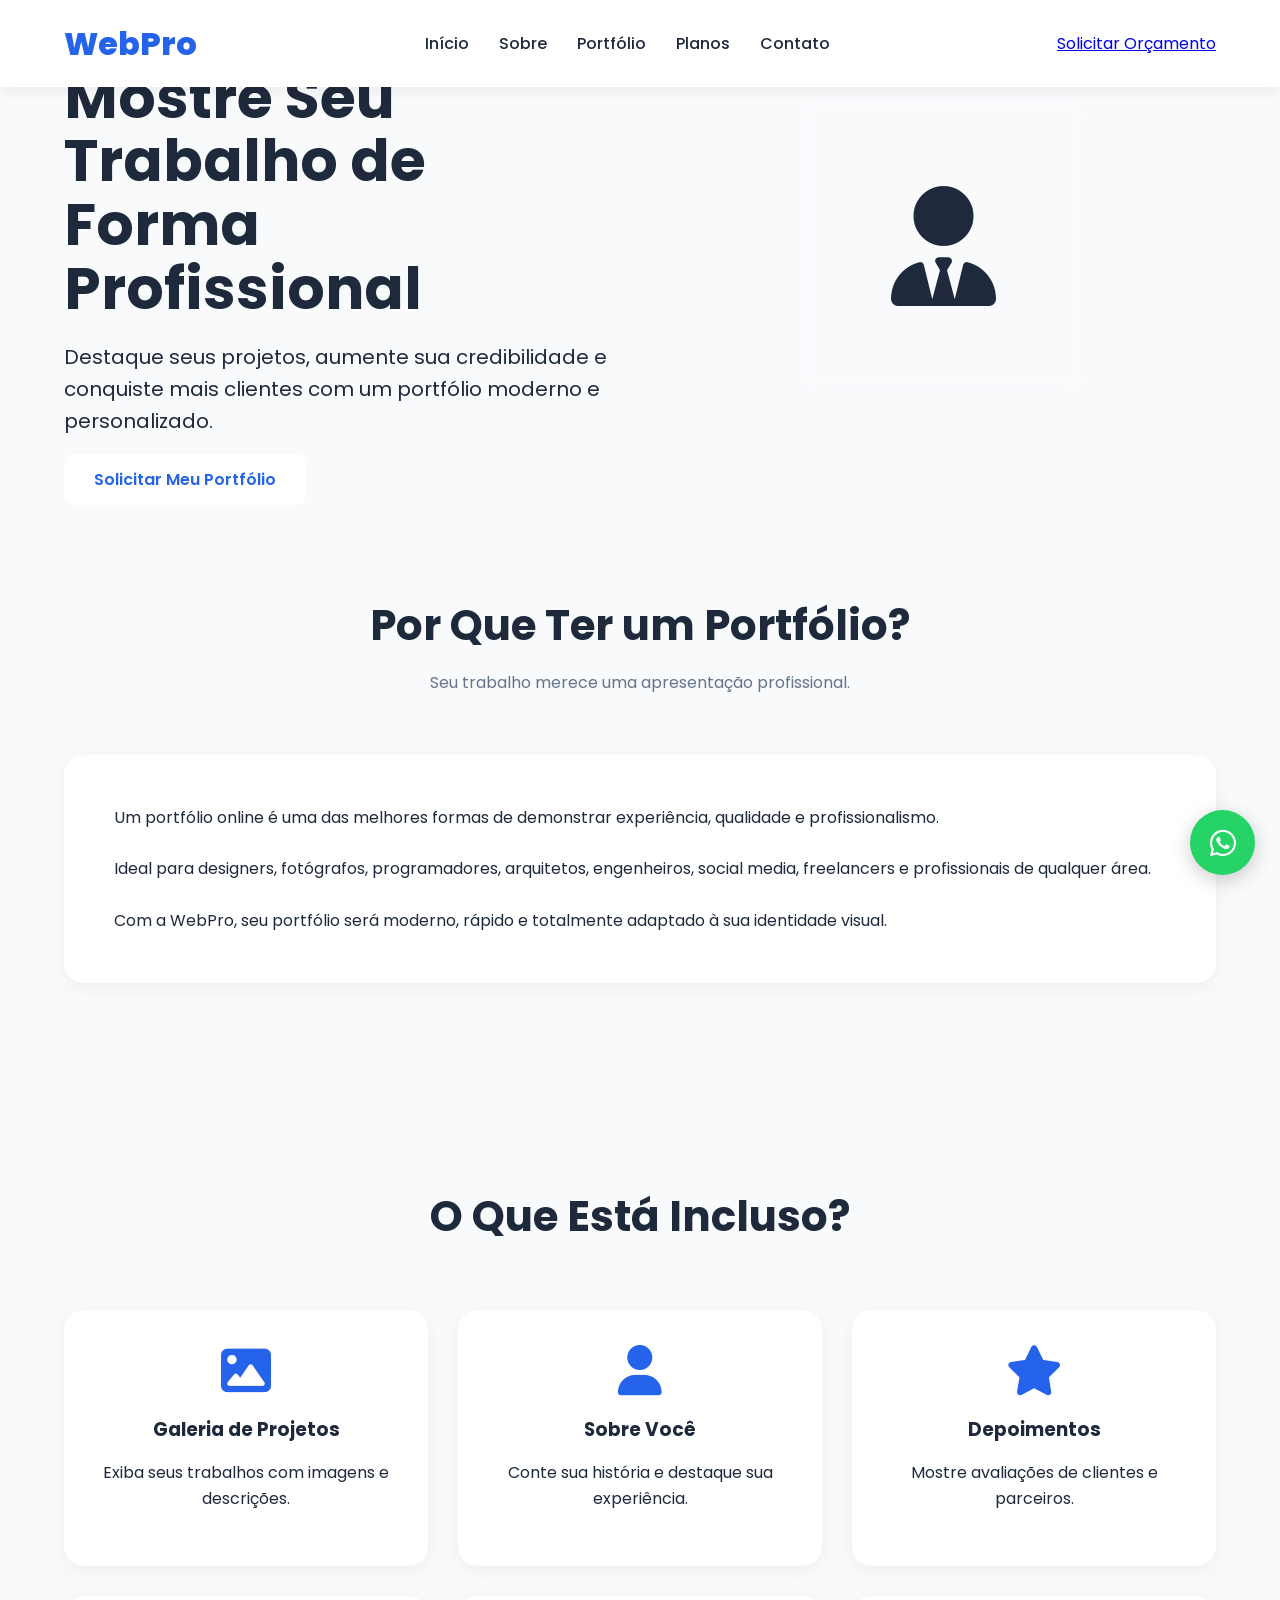
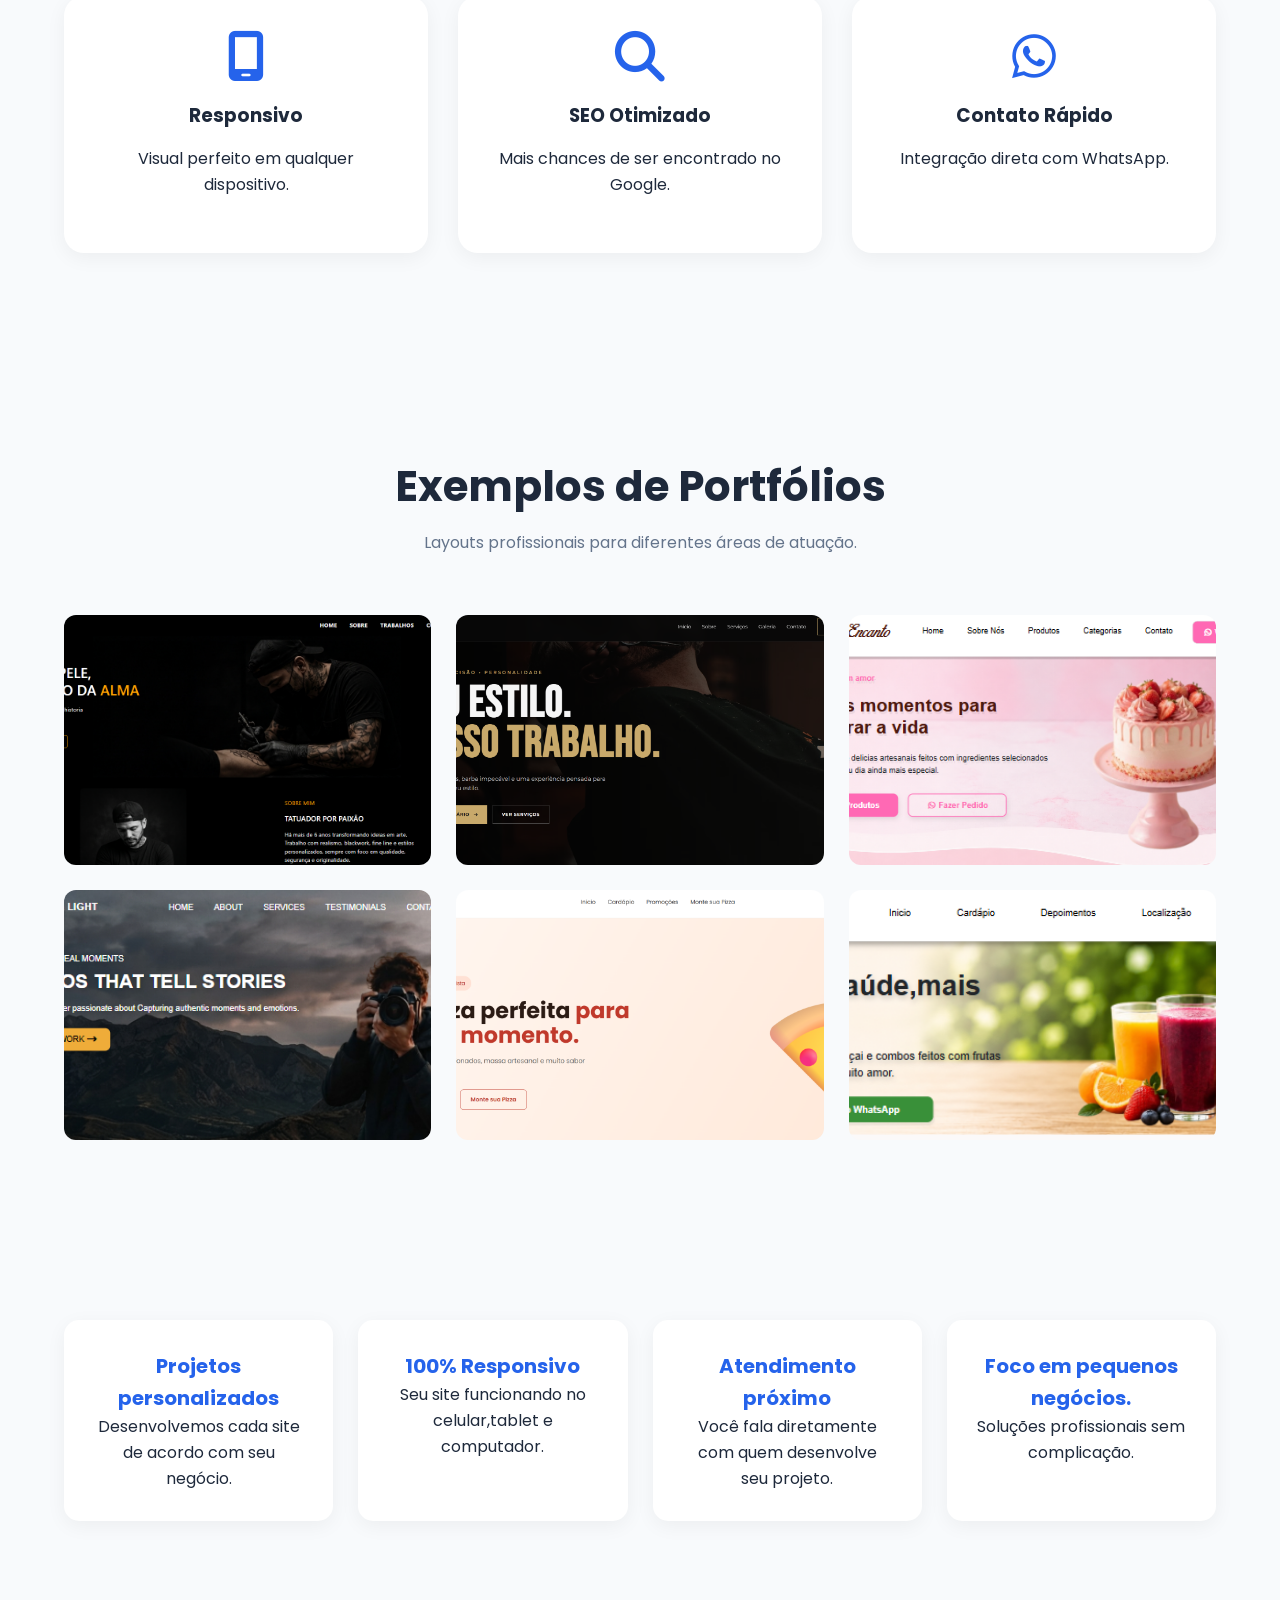
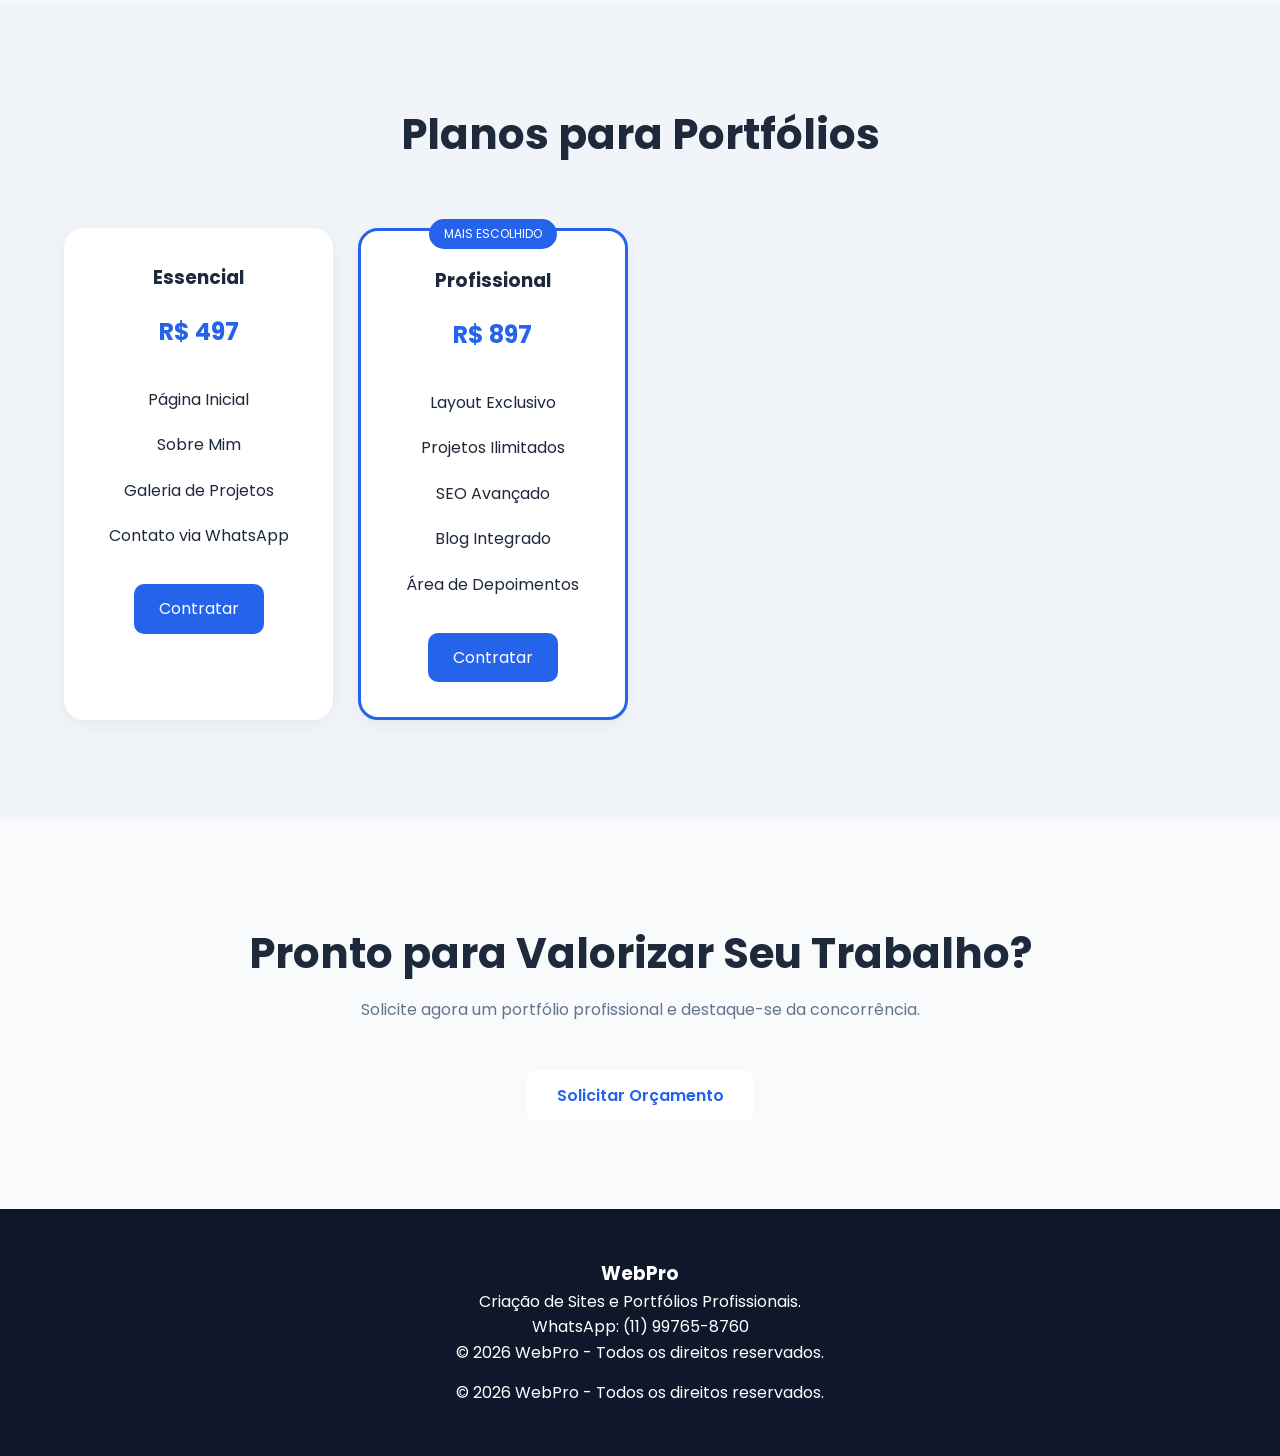
<file: portfolio-profissional.html>
<!DOCTYPE html>

<html lang="pt-BR">

<head>

    <meta charset="UTF-8">
    <meta name="viewport" content="width=device-width, initial-scale=1.0">

    <title>Portfólio Profissional | WebPro</title>

    <meta name="description"
        content="Criação de portfólios profissionais para designers, desenvolvedores, fotógrafos, arquitetos, freelancers e profissionais que desejam destacar seus trabalhos.">

    <link rel="stylesheet" href="css/style.css">

    <link rel="preconnect" href="https://fonts.googleapis.com">
    <link href="https://fonts.googleapis.com/css2?family=Poppins:wght@300;400;500;600;700;800&display=swap"
        rel="stylesheet">

    <link rel="stylesheet" href="https://cdnjs.cloudflare.com/ajax/libs/font-awesome/6.5.1/css/all.min.css">

</head>

<body>

    <header class="header">

        <div class="container">

            <div class="logo">
                <h2>WebPro</h2>
            </div>

            <nav class="navbar">
                <ul>
                    <li><a href="index.html">Início</a></li>
                    <li><a href="sobre.html">Sobre</a></li>
                    <li><a href="portfolio.html">Portfólio</a></li>
                    <li><a href="index.html#planos">Planos</a></li>
                    <li><a href="index.html#contato">Contato</a></li>
                </ul>
            </nav>

            <a href="https://wa.me/5511997658760?text=Olá! Gostaria de criar um Portfólio Profissional." target="_blank"
                class="btn-header">
                Solicitar Orçamento </a>

        </div>

    </header>

    <section class="hero">

        <div class="container hero-content">

            <div class="hero-text">

                <span class="tag">
                    Portfólios Profissionais
                </span>

                <h1>
                    Mostre Seu Trabalho de Forma Profissional
                </h1>

                <p>
                    Destaque seus projetos, aumente sua credibilidade e conquiste mais clientes com um portfólio moderno
                    e personalizado.
                </p>

                <a href="https://wa.me/5511997658760?text=Olá! Tenho interesse em um Portfólio Profissional."
                    target="_blank" class="btn-primary">
                    Solicitar Meu Portfólio </a>

            </div>

            <div class="hero-image">

                <div class="mockup">
                    <i class="fa-solid fa-user-tie"></i>
                </div>

            </div>

        </div>

    </section>

    <section class="sobre">

        <div class="container">

            <div class="section-title">

                <h2>Por Que Ter um Portfólio?</h2>

                <p>
                    Seu trabalho merece uma apresentação profissional.
                </p>

            </div>

            <div class="sobre-content">

                <p>
                    Um portfólio online é uma das melhores formas de demonstrar experiência, qualidade e
                    profissionalismo.
                </p>

                <br>

                <p>
                    Ideal para designers, fotógrafos, programadores, arquitetos, engenheiros, social media, freelancers
                    e profissionais de qualquer área.
                </p>

                <br>

                <p>
                    Com a WebPro, seu portfólio será moderno, rápido e totalmente adaptado à sua identidade visual.
                </p>

            </div>

        </div>

    </section>

    <section class="categorias">

        <div class="container">

            <div class="section-title">

                <h2>O Que Está Incluso?</h2>

            </div>

            <div class="cards">

                <div class="card">
                    <i class="fa-solid fa-image"></i>
                    <h3>Galeria de Projetos</h3>
                    <p>Exiba seus trabalhos com imagens e descrições.</p>
                </div>

                <div class="card">
                    <i class="fa-solid fa-user"></i>
                    <h3>Sobre Você</h3>
                    <p>Conte sua história e destaque sua experiência.</p>
                </div>

                <div class="card">
                    <i class="fa-solid fa-star"></i>
                    <h3>Depoimentos</h3>
                    <p>Mostre avaliações de clientes e parceiros.</p>
                </div>

                <div class="card">
                    <i class="fa-solid fa-mobile-screen"></i>
                    <h3>Responsivo</h3>
                    <p>Visual perfeito em qualquer dispositivo.</p>
                </div>

                <div class="card">
                    <i class="fa-solid fa-magnifying-glass"></i>
                    <h3>SEO Otimizado</h3>
                    <p>Mais chances de ser encontrado no Google.</p>
                </div>

                <div class="card">
                    <i class="fa-brands fa-whatsapp"></i>
                    <h3>Contato Rápido</h3>
                    <p>Integração direta com WhatsApp.</p>
                </div>

            </div>

        </div>

    </section>

    <section class="portfolio">

        <div class="container">

            <div class="section-title">

                <h2>Exemplos de Portfólios</h2>

                <p>
                    Layouts profissionais para diferentes áreas de atuação.
                </p>

            </div>

            <div class="portfolio-grid">

                <div class="portfolio-item">
                    <a href="https://siteportfoliotatuadordarkink.netlify.app/" target="_blank">
                        <img src="imagens/imagem_site_portfolio_tatuador.png" alt="Projeto WebPro">
                    </a>
                </div><!--fim portfolio-item-->

                <div class="portfolio-item">
                    <a href="https://siteportfoliobarbeariablackbeard.netlify.app/" target="_blank">
                        <img src="imagens/barbeariaSite.png" alt="Projeto WebPro">
                    </a>
                </div><!--fim portfolio-item-->

                <div class="portfolio-item">
                    <a href="https://sousa44.github.io/doceEencanto/" target="_blank">
                        <img src="imagens/doceEncanto (3).png" alt="Projeto WebPro">
                    </a>

                </div><!--fim portfolio-item-->

                <div class="portfolio-item">
                    <a href="https://sousa44.github.io/fotografoSite/" target="_blank">
                        <img src="imagens/siteFotografo.png" alt="Projeto WebPro">
                    </a>
                </div><!--fim portfolio-item-->


                <div class="portfolio-item">
                    <a href="https://sitepizzabela.netlify.app/" target="_blank">
                        <img src="imagens/bellaPizza.png" alt="Projeto WebPro">
                    </a>
                </div>


                <div class="portfolio-item">
                    <a href="https://sousa44.github.io/vivaJuice/index.html" target="_blank">
                        <img src="imagens/vivaJuice.png" alt="Projeto WebPro">
                    </a>
                </div>

            </div>

        </div>

    </section>

    <section class="stats">

        <div class="container stats-grid">

            <div class="stat">
                <h3 style="font-size: 20px;">Projetos personalizados</h3>
                <p>Desenvolvemos cada site de acordo com seu negócio.</p>
            </div>

            <div class="stat">
                <h3 style="font-size: 20px;">100% Responsivo</h3>
                <p>Seu site funcionando no celular,tablet e computador.</p>
            </div>

            <div class="stat">
                <h3 style="font-size: 20px;">Atendimento próximo</h3>
                <p>Você fala diretamente com quem desenvolve seu projeto.</p>
            </div>

            <div class="stat">
                <h3 style="font-size: 20px;">Foco em pequenos negócios.</h3>
                <p>Soluções profissionais sem complicação.</p>
            </div>

        </div>

    </section>

    <section class="planos">

        <div class="container">

            <div class="section-title">

                <h2>Planos para Portfólios</h2>

            </div>

            <div class="pricing">

                <div class="price-card">

                    <h3>Essencial</h3>

                    <h2>R$ 497</h2>

                    <ul>
                        <li>Página Inicial</li>
                        <li>Sobre Mim</li>
                        <li>Galeria de Projetos</li>
                        <li>Contato via WhatsApp</li>
                    </ul>

                    <a href="https://wa.me/5511997658760?text=Olá! Tenho interesse no Plano Essencial para Portfólio."
                        target="_blank">
                        Contratar </a>

                </div>

                <div class="price-card destaque">

                    <span>MAIS ESCOLHIDO</span>

                    <h3>Profissional</h3>

                    <h2>R$ 897</h2>

                    <ul>
                        <li>Layout Exclusivo</li>
                        <li>Projetos Ilimitados</li>
                        <li>SEO Avançado</li>
                        <li>Blog Integrado</li>
                        <li>Área de Depoimentos</li>
                    </ul>

                    <a href="https://wa.me/5511997658760?text=Olá! Tenho interesse no Plano Profissional para Portfólio."
                        target="_blank">
                        Contratar </a>

                </div>

            </div>

        </div>

    </section>



    <section class="contato">

        <div class="container">

            <div class="section-title">

                <h2>Pronto para Valorizar Seu Trabalho?</h2>

                <p>
                    Solicite agora um portfólio profissional e destaque-se da concorrência.
                </p>

            </div>

            <div style="text-align:center;">

                <a href="https://wa.me/5511997658760?text=Olá! Gostaria de criar um Portfólio Profissional."
                    target="_blank" class="btn-primary">
                    Solicitar Orçamento </a>

            </div>

        </div>

    </section>

    <footer>

        <div class="container">

            <h3>WebPro</h3>

            <p>
                Criação de Sites e Portfólios Profissionais.
            </p>

            <p>
                WhatsApp: (11) 99765-8760
            </p>

            <p>
                © 2026 WebPro - Todos os direitos reservados.
            </p>

        </div>

    </footer>

    <a class="whatsapp-float" href="https://wa.me/5511997658760" target="_blank">

        <i class="fab fa-whatsapp"></i>

    </a>

    <script src="js/script.js"></script>

</body>

</html>
</file>
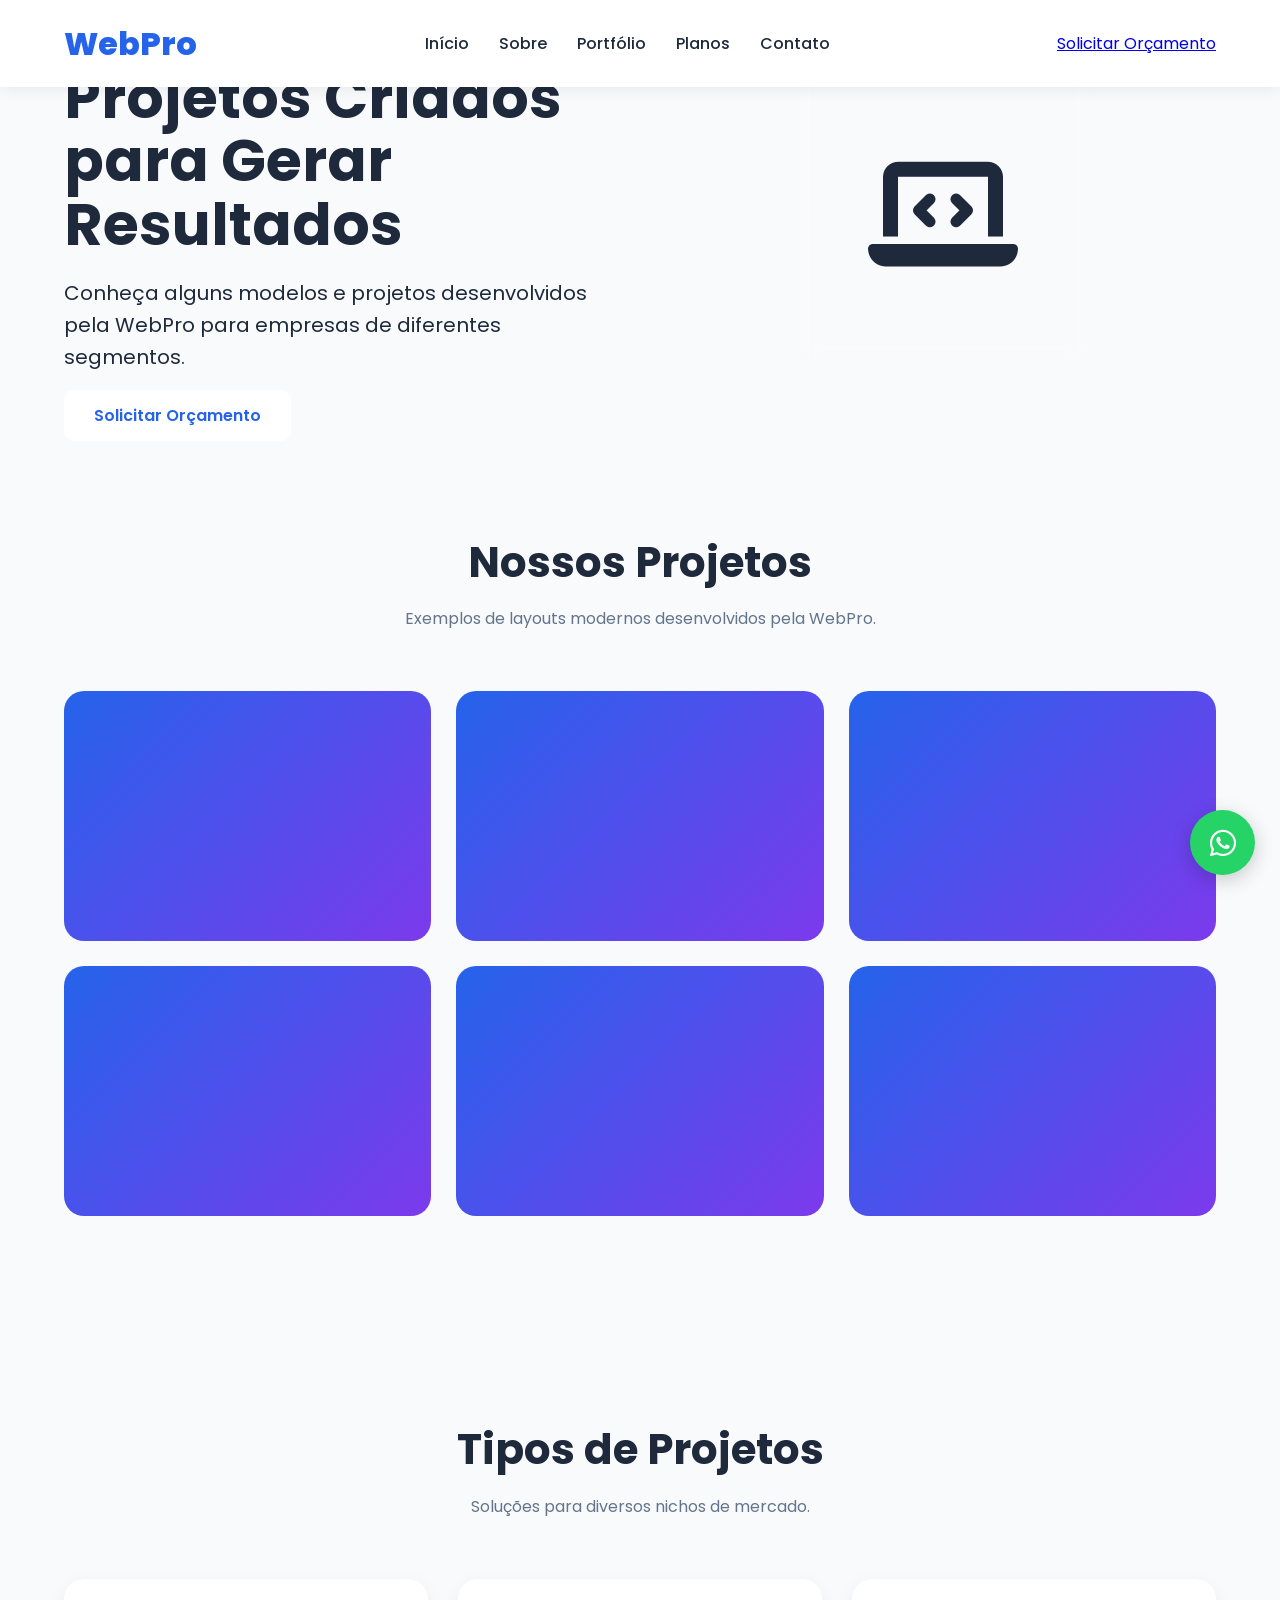
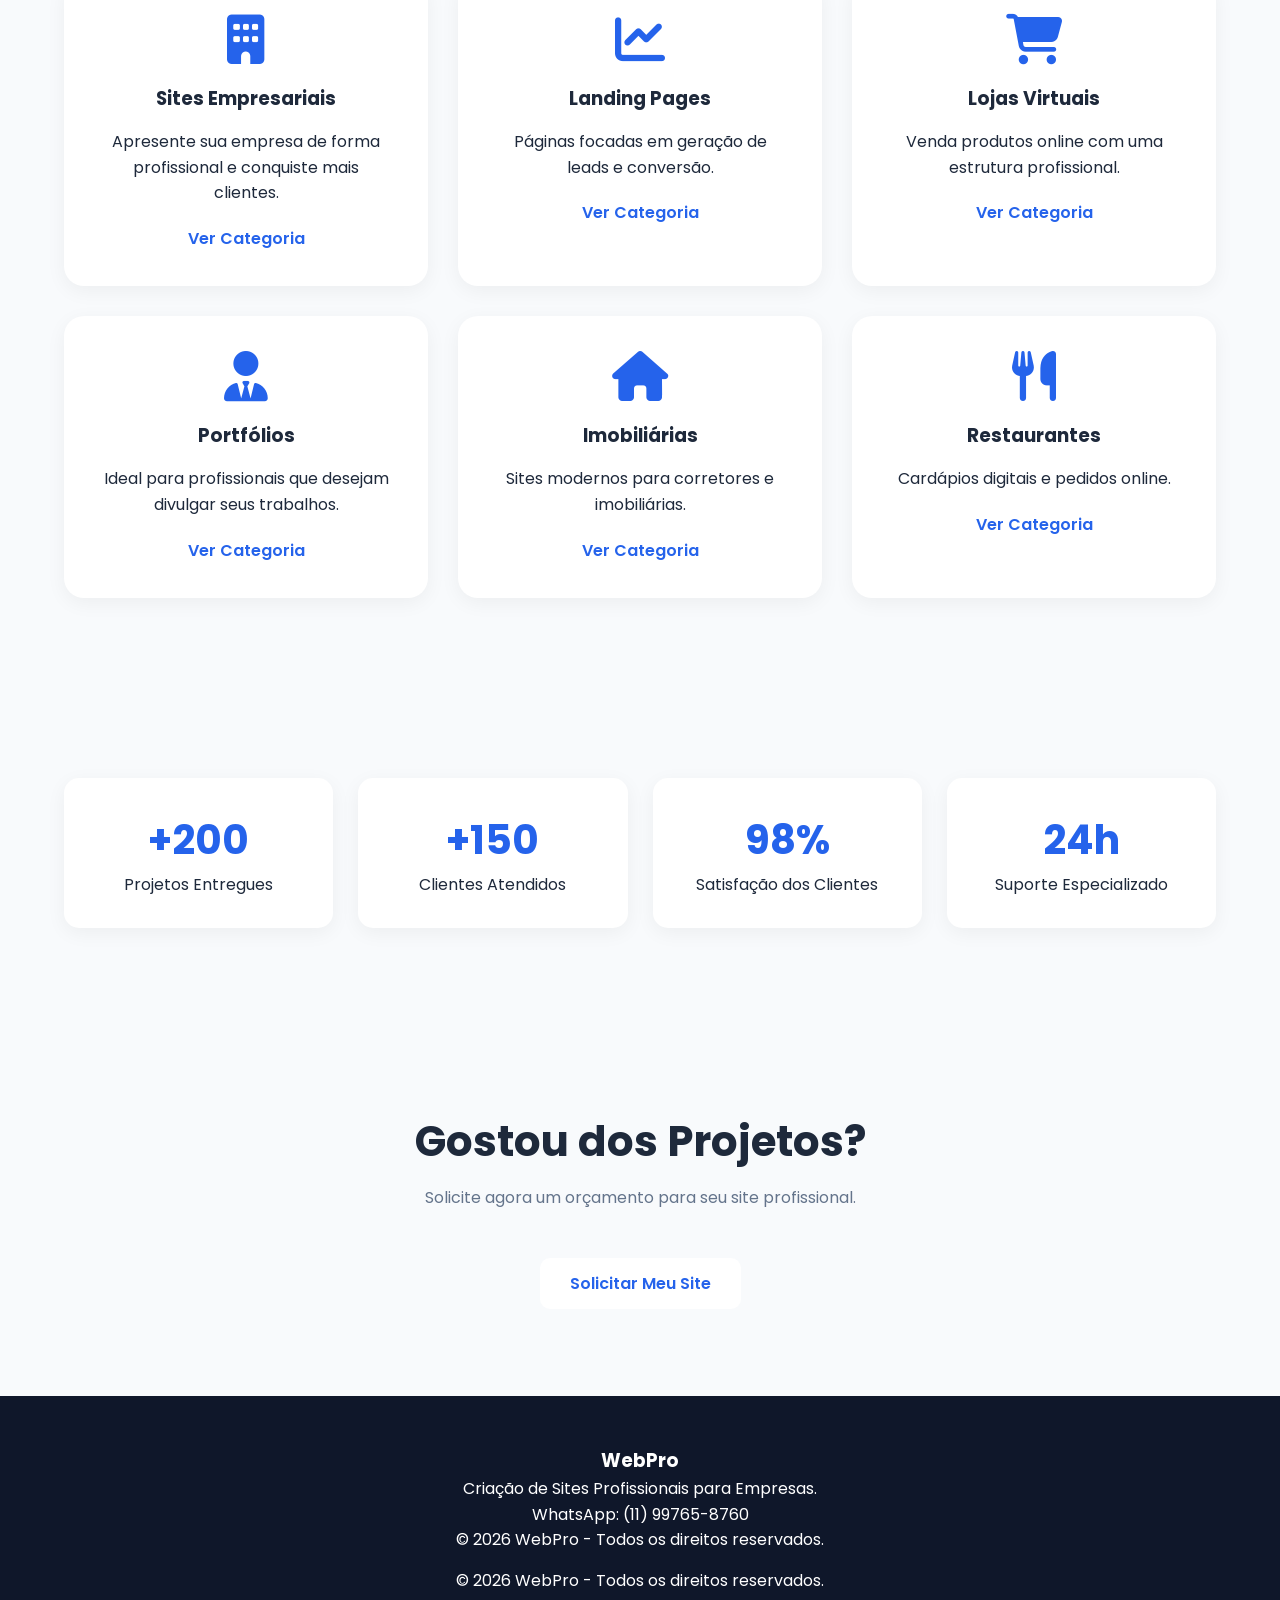
<file: portfolio.html>
<!DOCTYPE html>

<html lang="pt-BR">

<head>

    <meta charset="UTF-8">
    <meta name="viewport" content="width=device-width, initial-scale=1.0">

    <title>Portfólio | WebPro</title>

    <meta name="description"
        content="Conheça alguns dos projetos desenvolvidos pela WebPro. Sites profissionais, landing pages, lojas virtuais e soluções digitais modernas.">

    <link rel="stylesheet" href="css/style.css">

    <link rel="preconnect" href="https://fonts.googleapis.com">
    <link href="https://fonts.googleapis.com/css2?family=Poppins:wght@300;400;500;600;700;800&display=swap"
        rel="stylesheet">

    <link rel="stylesheet" href="https://cdnjs.cloudflare.com/ajax/libs/font-awesome/6.5.1/css/all.min.css">

</head>

<body>

    <header class="header">

        <div class="container">

            <div class="logo">
                <h2>WebPro</h2>
            </div>

            <nav class="navbar">
                <ul>
                    <li><a href="index.html">Início</a></li>
                    <li><a href="sobre.html">Sobre</a></li>
                    <li><a href="portfolio.html">Portfólio</a></li>
                    <li><a href="index.html#planos">Planos</a></li>
                    <li><a href="index.html#contato">Contato</a></li>
                </ul>
            </nav>

            <a href="https://wa.me/5511997658760?text=Olá! Gostaria de solicitar um orçamento." target="_blank"
                class="btn-header">
                Solicitar Orçamento </a>

        </div>

    </header>

    <section class="hero">

        <div class="container hero-content">

            <div class="hero-text">

                <span class="tag">
                    Portfólio WebPro
                </span>

                <h1>
                    Projetos Criados para Gerar Resultados
                </h1>

                <p>
                    Conheça alguns modelos e projetos desenvolvidos pela WebPro para empresas de diferentes segmentos.
                </p>

                <a href="https://wa.me/5511997658760?text=Olá! Gostaria de solicitar um orçamento." target="_blank"
                    class="btn-primary">
                    Solicitar Orçamento </a>

            </div>

            <div class="hero-image">

                <div class="mockup">
                    <i class="fa-solid fa-laptop-code"></i>
                </div>

            </div>

        </div>

    </section>

    <section class="portfolio">

        <div class="container">

            <div class="section-title">

                <h2>Nossos Projetos</h2>

                <p>
                    Exemplos de layouts modernos desenvolvidos pela WebPro.
                </p>

            </div>

            <div class="portfolio-grid">

                <div class="portfolio-item"></div>
                <div class="portfolio-item"></div>
                <div class="portfolio-item"></div>
                <div class="portfolio-item"></div>
                <div class="portfolio-item"></div>
                <div class="portfolio-item"></div>

            </div>

        </div>

    </section>

    <section class="categorias">

        <div class="container">

            <div class="section-title">

                <h2>Tipos de Projetos</h2>

                <p>
                    Soluções para diversos nichos de mercado.
                </p>

            </div>

            <div class="cards">

                <div class="card">

                    <i class="fa-solid fa-building"></i>

                    <h3>Sites Empresariais</h3>

                    <p>
                        Apresente sua empresa de forma profissional e conquiste mais clientes.
                    </p>

                    <a href="sites-empresariais.html">
                        Ver Categoria
                    </a>

                </div>

                <div class="card">

                    <i class="fa-solid fa-chart-line"></i>

                    <h3>Landing Pages</h3>

                    <p>
                        Páginas focadas em geração de leads e conversão.
                    </p>

                    <a href="landing-pages.html">
                        Ver Categoria
                    </a>

                </div>

                <div class="card">

                    <i class="fa-solid fa-cart-shopping"></i>

                    <h3>Lojas Virtuais</h3>

                    <p>
                        Venda produtos online com uma estrutura profissional.
                    </p>

                    <a href="ecommerce.html">
                        Ver Categoria
                    </a>

                </div>

                <div class="card">

                    <i class="fa-solid fa-user-tie"></i>

                    <h3>Portfólios</h3>

                    <p>
                        Ideal para profissionais que desejam divulgar seus trabalhos.
                    </p>

                    <a href="portfolio-profissional.html">
                        Ver Categoria
                    </a>

                </div>

                <div class="card">

                    <i class="fa-solid fa-house"></i>

                    <h3>Imobiliárias</h3>

                    <p>
                        Sites modernos para corretores e imobiliárias.
                    </p>

                    <a href="imobiliaria.html">
                        Ver Categoria
                    </a>

                </div>

                <div class="card">

                    <i class="fa-solid fa-utensils"></i>

                    <h3>Restaurantes</h3>

                    <p>
                        Cardápios digitais e pedidos online.
                    </p>

                    <a href="restaurantes.html">
                        Ver Categoria
                    </a>

                </div>

            </div>

        </div>

    </section>

    <section class="stats">

        <div class="container stats-grid">

            <div class="stat">
                <h3>+200</h3>
                <p>Projetos Entregues</p>
            </div>

            <div class="stat">
                <h3>+150</h3>
                <p>Clientes Atendidos</p>
            </div>

            <div class="stat">
                <h3>98%</h3>
                <p>Satisfação dos Clientes</p>
            </div>

            <div class="stat">
                <h3>24h</h3>
                <p>Suporte Especializado</p>
            </div>

        </div>

    </section>



    <section class="contato">

        <div class="container">

            <div class="section-title">

                <h2>Gostou dos Projetos?</h2>

                <p>
                    Solicite agora um orçamento para seu site profissional.
                </p>

            </div>

            <div style="text-align:center;">

                <a href="https://wa.me/5511997658760?text=Olá! Vi o portfólio da WebPro e gostaria de solicitar um orçamento."
                    target="_blank" class="btn-primary">
                    Solicitar Meu Site </a>

            </div>

        </div>

    </section>

    <footer>

        <div class="container">

            <h3>WebPro</h3>

            <p>
                Criação de Sites Profissionais para Empresas.
            </p>

            <p>
                WhatsApp: (11) 99765-8760
            </p>

            <p>
                © 2026 WebPro - Todos os direitos reservados.
            </p>

        </div>

    </footer>

    <a class="whatsapp-float" href="https://wa.me/5511997658760" target="_blank">

        <i class="fab fa-whatsapp"></i>

    </a>

    <script src="js/script.js"></script>

</body>

</html>
</file>
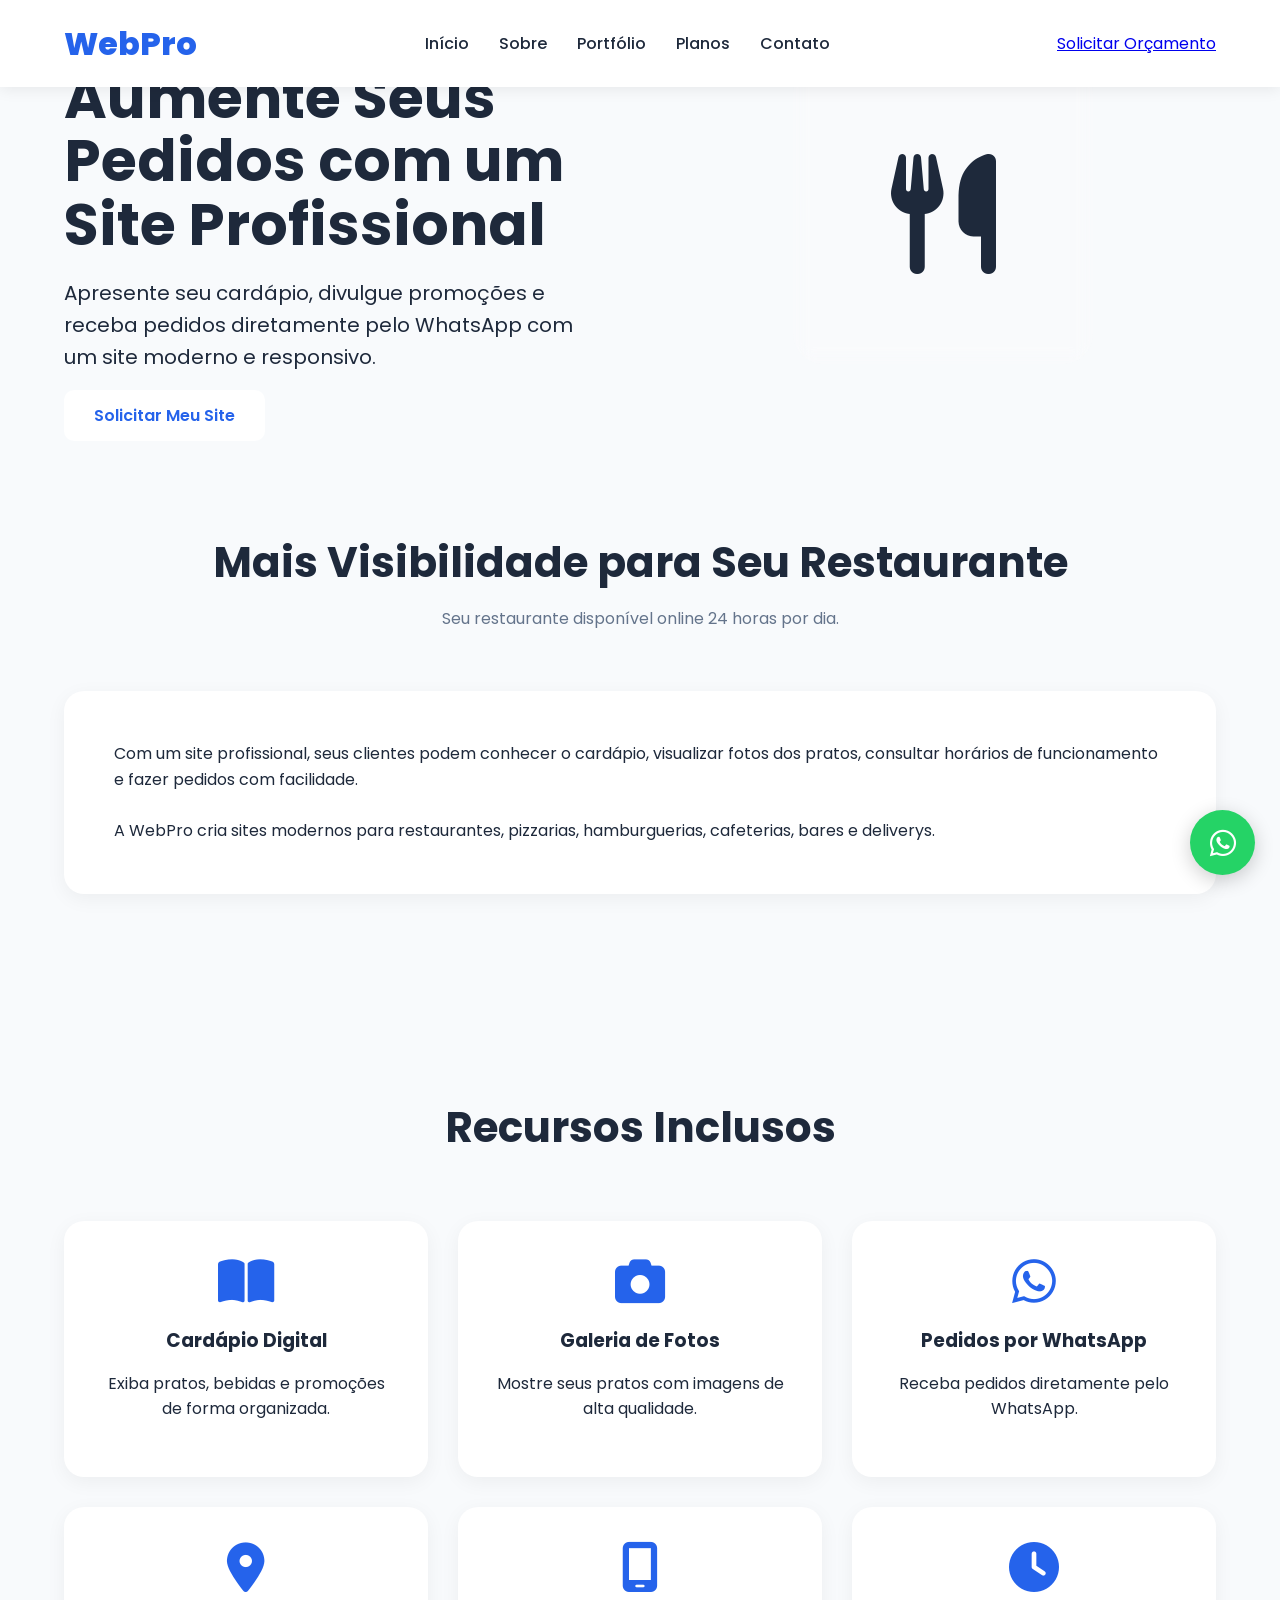
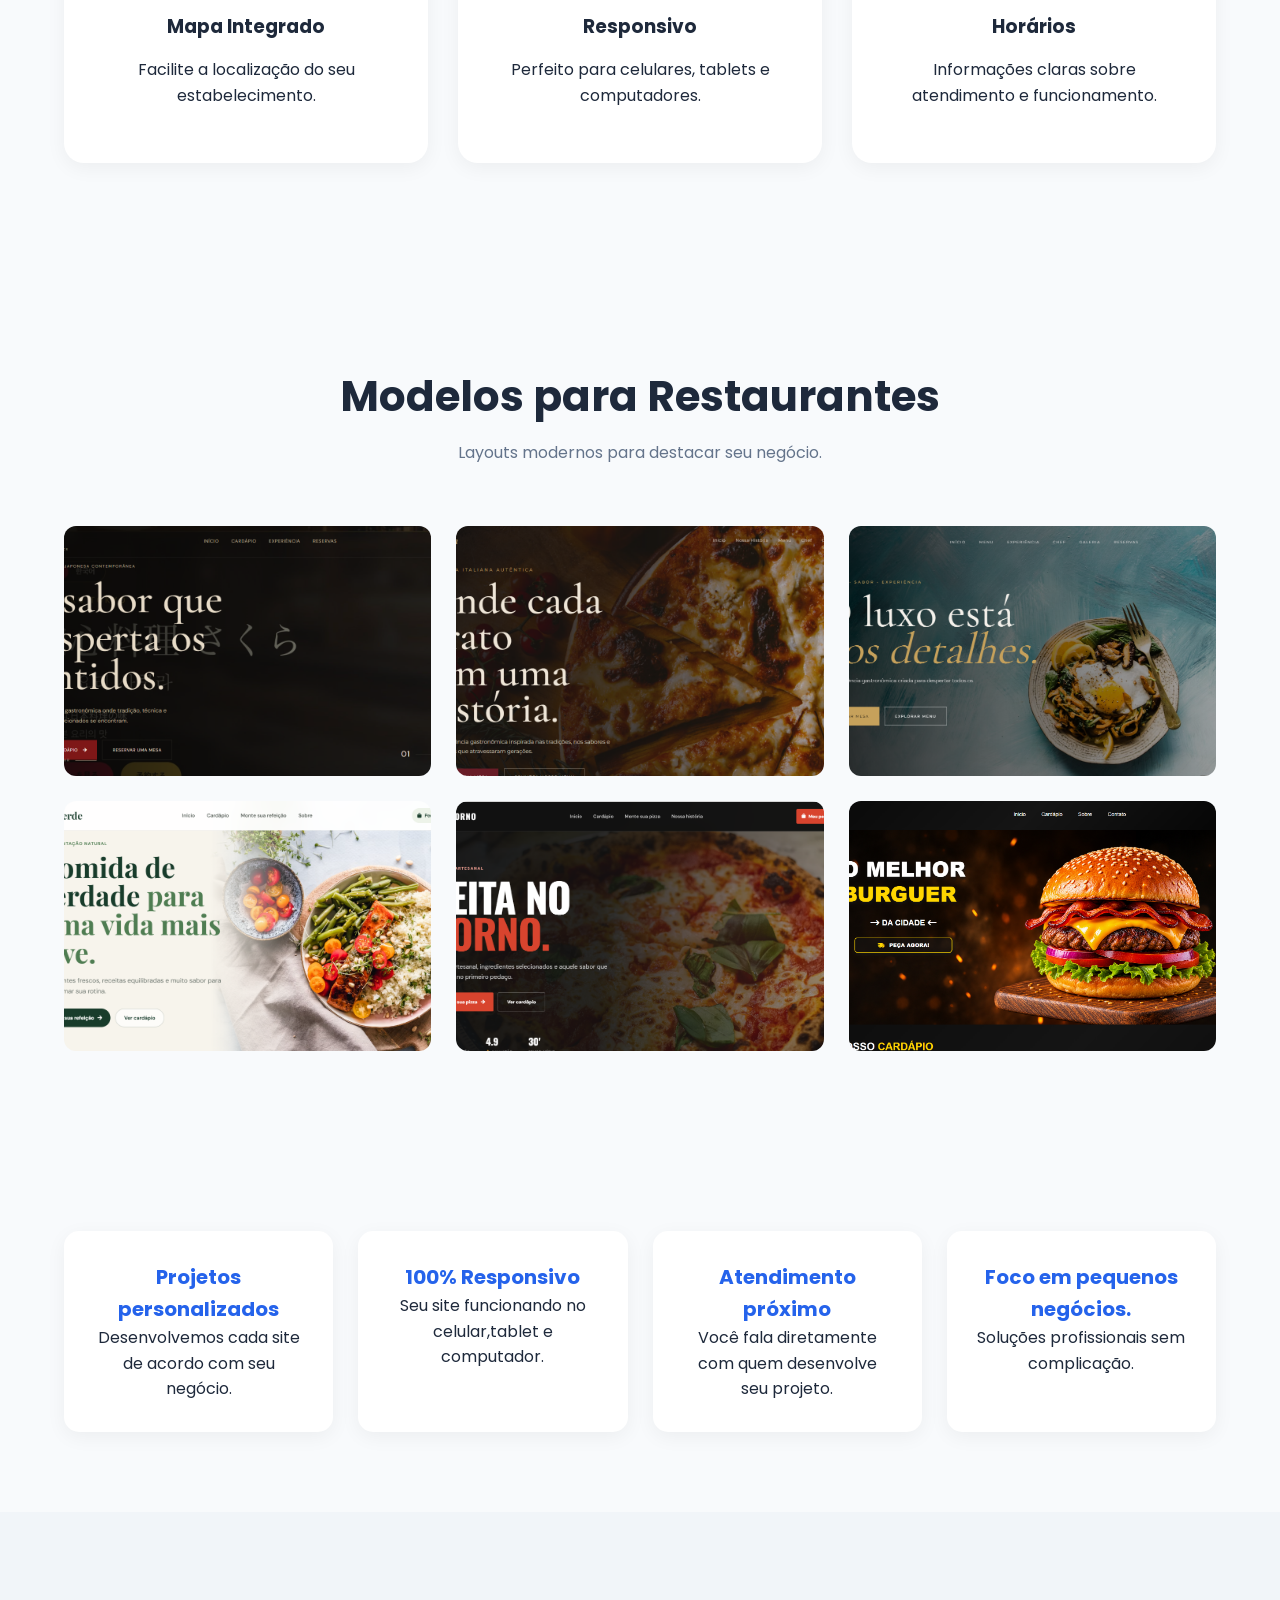
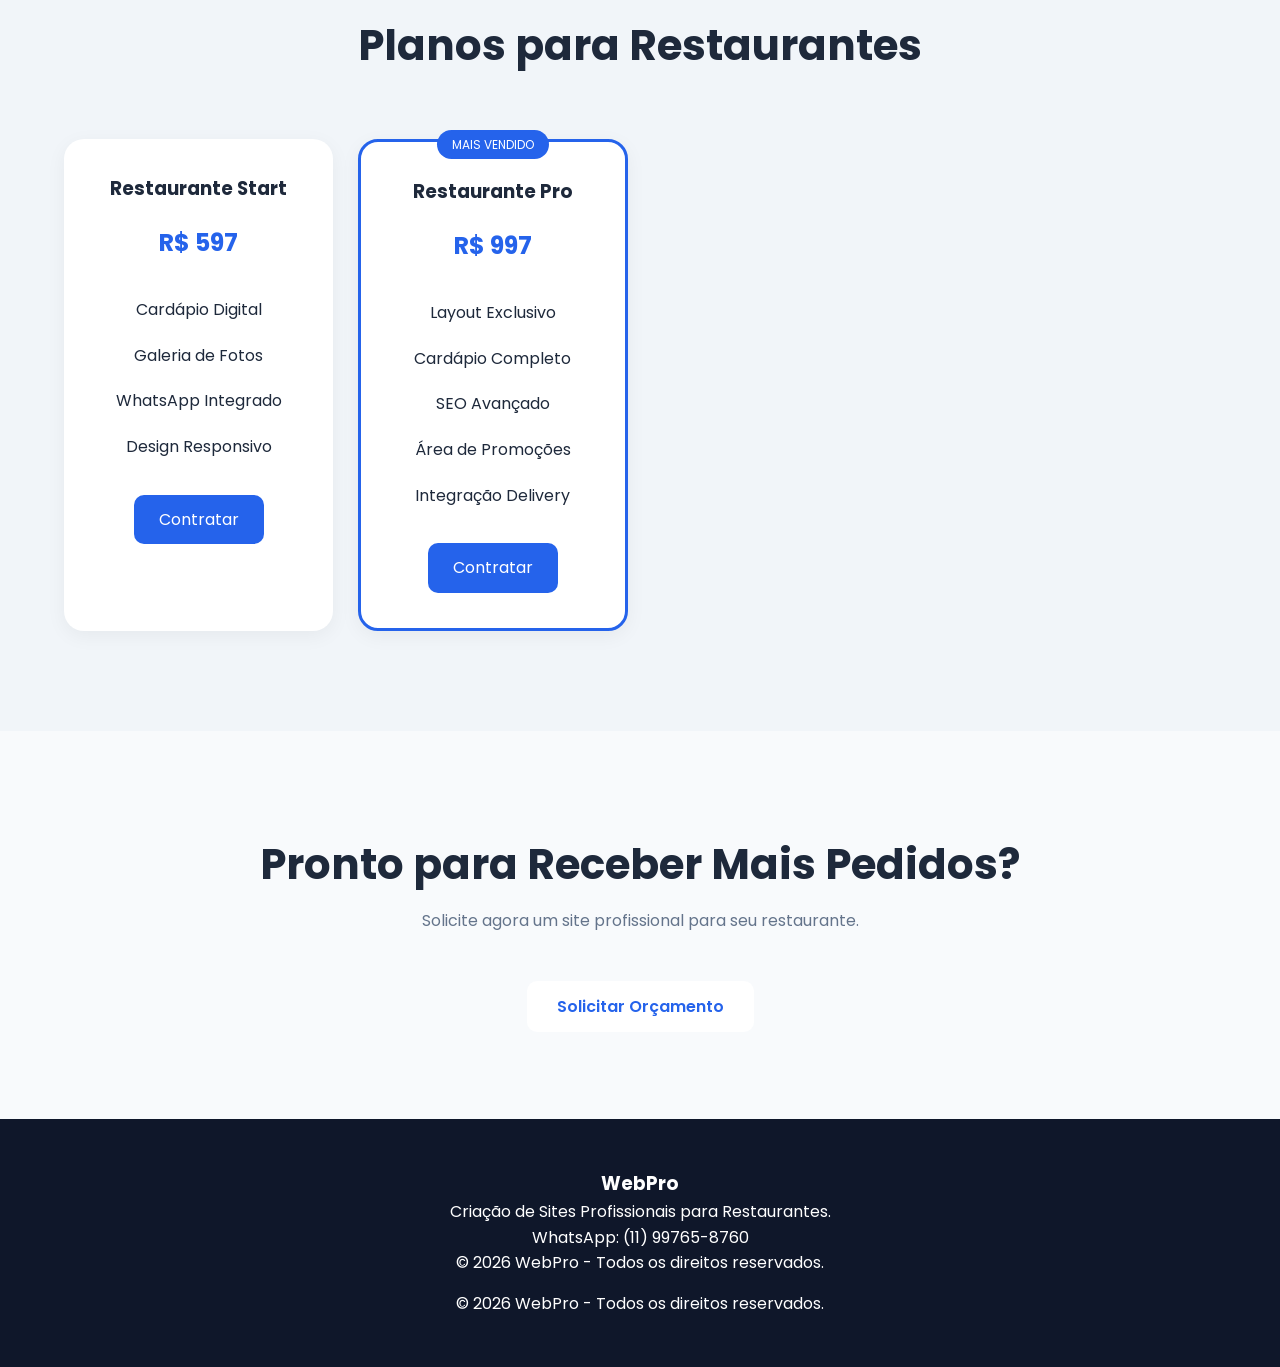
<file: restaurantes.html>
<!DOCTYPE html>

<html lang="pt-BR">

<head>

    <meta charset="UTF-8">
    <meta name="viewport" content="width=device-width, initial-scale=1.0">

    <title>Sites para Restaurantes | WebPro</title>

    <meta name="description"
        content="Criação de sites para restaurantes, hamburguerias, pizzarias, cafeterias e delivery. Tenha um site profissional para aumentar seus pedidos.">

    <link rel="stylesheet" href="css/style.css">

    <link rel="preconnect" href="https://fonts.googleapis.com">
    <link href="https://fonts.googleapis.com/css2?family=Poppins:wght@300;400;500;600;700;800&display=swap"
        rel="stylesheet">

    <link rel="stylesheet" href="https://cdnjs.cloudflare.com/ajax/libs/font-awesome/6.5.1/css/all.min.css">

</head>

<body>

    <header class="header">

        <div class="container">

            <div class="logo">
                <h2>WebPro</h2>
            </div>

            <nav class="navbar">
                <ul>
                    <li><a href="index.html">Início</a></li>
                    <li><a href="sobre.html">Sobre</a></li>
                    <li><a href="portfolio.html">Portfólio</a></li>
                    <li><a href="index.html#planos">Planos</a></li>
                    <li><a href="index.html#contato">Contato</a></li>
                </ul>
            </nav>

            <a href="https://wa.me/5511997658760?text=Olá! Gostaria de um site para restaurante." target="_blank"
                class="btn-header">
                Solicitar Orçamento </a>

        </div>

    </header>

    <section class="hero">

        <div class="container hero-content">

            <div class="hero-text">

                <span class="tag">
                    Sites para Restaurantes
                </span>

                <h1>
                    Aumente Seus Pedidos com um Site Profissional
                </h1>

                <p>
                    Apresente seu cardápio, divulgue promoções e receba pedidos diretamente pelo WhatsApp com um site
                    moderno e responsivo.
                </p>

                <a href="https://wa.me/5511997658760?text=Olá! Tenho interesse em um site para restaurante."
                    target="_blank" class="btn-primary">
                    Solicitar Meu Site </a>

            </div>

            <div class="hero-image">

                <div class="mockup">
                    <i class="fa-solid fa-utensils"></i>
                </div>

            </div>

        </div>

    </section>

    <section class="sobre">

        <div class="container">

            <div class="section-title">

                <h2>Mais Visibilidade para Seu Restaurante</h2>

                <p>
                    Seu restaurante disponível online 24 horas por dia.
                </p>

            </div>

            <div class="sobre-content">

                <p>
                    Com um site profissional, seus clientes podem conhecer o cardápio, visualizar fotos dos pratos,
                    consultar horários de funcionamento e fazer pedidos com facilidade.
                </p>

                <br>

                <p>
                    A WebPro cria sites modernos para restaurantes, pizzarias, hamburguerias, cafeterias, bares e
                    deliverys.
                </p>

            </div>

        </div>

    </section>

    <section class="categorias">

        <div class="container">

            <div class="section-title">

                <h2>Recursos Inclusos</h2>

            </div>

            <div class="cards">

                <div class="card">
                    <i class="fa-solid fa-book-open"></i>
                    <h3>Cardápio Digital</h3>
                    <p>Exiba pratos, bebidas e promoções de forma organizada.</p>
                </div>

                <div class="card">
                    <i class="fa-solid fa-camera"></i>
                    <h3>Galeria de Fotos</h3>
                    <p>Mostre seus pratos com imagens de alta qualidade.</p>
                </div>

                <div class="card">
                    <i class="fa-brands fa-whatsapp"></i>
                    <h3>Pedidos por WhatsApp</h3>
                    <p>Receba pedidos diretamente pelo WhatsApp.</p>
                </div>

                <div class="card">
                    <i class="fa-solid fa-location-dot"></i>
                    <h3>Mapa Integrado</h3>
                    <p>Facilite a localização do seu estabelecimento.</p>
                </div>

                <div class="card">
                    <i class="fa-solid fa-mobile-screen"></i>
                    <h3>Responsivo</h3>
                    <p>Perfeito para celulares, tablets e computadores.</p>
                </div>

                <div class="card">
                    <i class="fa-solid fa-clock"></i>
                    <h3>Horários</h3>
                    <p>Informações claras sobre atendimento e funcionamento.</p>
                </div>

            </div>

        </div>

    </section>

    <section class="portfolio">

        <div class="container">

            <div class="section-title">

                <h2>Modelos para Restaurantes</h2>

                <p>
                    Layouts modernos para destacar seu negócio.
                </p>

            </div>

            <div class="portfolio-grid">

                <div class="portfolio-item">
                    <a href="https://rafaeladesousa33.github.io/koi_restauranteJapones/" target="_blank">
                        <img src="imagens/koi_restauranteJapones.png" alt="Projeto WebPro">
                    </a>
                </div>

                <div class="portfolio-item">
                    <a href="https://rafaeladesousa33.github.io/la_tavola/" target="_blank">
                        <img src="imagens/la_tavola.png" alt="Projeto WebPro">
                    </a>
                </div>

                <div class="portfolio-item">
                    <a href="https://rafaeladesousa33.github.io/darkLuxury/" target="_blank">
                        <img src="imagens/darkLuxury.png" alt="Projeto WebPro">
                    </a>
                </div>

                <div class="portfolio-item">
                    <a href="https://rafaeladesousa33.github.io/verdeRestaurante/" target="_blank">
                        <img src="imagens/restauranteVerde.png" alt="Projeto WebPro">
                    </a>
                </div>

                <div class="portfolio-item">
                    <a href="https://rafaeladesousa33.github.io/forno27/" target="_blank">
                        <img src="imagens/forno27.png" alt="Projeto WebPro">
                    </a>
                </div>

                <div class="portfolio-item">
                    <a href="https://sousa44.github.io/BurguerHouse/#" target="_blank">
                        <img src="imagens/burguerHouseCapa.png" alt="Projeto WebPro">
                    </a>
                </div>

            </div>

        </div>

    </section>

    <section class="stats">

        <div class="container stats-grid">

            <div class="stat">
                <h3 style="font-size: 20px;">Projetos personalizados</h3>
                <p>Desenvolvemos cada site de acordo com seu negócio.</p>
            </div>

            <div class="stat">
                <h3 style="font-size: 20px;">100% Responsivo</h3>
                <p>Seu site funcionando no celular,tablet e computador.</p>
            </div>

            <div class="stat">
                <h3 style="font-size: 20px;">Atendimento próximo</h3>
                <p>Você fala diretamente com quem desenvolve seu projeto.</p>
            </div>

            <div class="stat">
                <h3 style="font-size: 20px;">Foco em pequenos negócios.</h3>
                <p>Soluções profissionais sem complicação.</p>
            </div>

        </div>

    </section>

    <section class="planos">

        <div class="container">

            <div class="section-title">

                <h2>Planos para Restaurantes</h2>

            </div>

            <div class="pricing">

                <div class="price-card">

                    <h3>Restaurante Start</h3>

                    <h2>R$ 597</h2>

                    <ul>
                        <li>Cardápio Digital</li>
                        <li>Galeria de Fotos</li>
                        <li>WhatsApp Integrado</li>
                        <li>Design Responsivo</li>
                    </ul>

                    <a href="https://wa.me/5511997658760?text=Olá! Tenho interesse no plano Restaurante Start."
                        target="_blank">
                        Contratar </a>

                </div>

                <div class="price-card destaque">

                    <span>MAIS VENDIDO</span>

                    <h3>Restaurante Pro</h3>

                    <h2>R$ 997</h2>

                    <ul>
                        <li>Layout Exclusivo</li>
                        <li>Cardápio Completo</li>
                        <li>SEO Avançado</li>
                        <li>Área de Promoções</li>
                        <li>Integração Delivery</li>
                    </ul>

                    <a href="https://wa.me/5511997658760?text=Olá! Tenho interesse no plano Restaurante Pro."
                        target="_blank">
                        Contratar </a>

                </div>

            </div>

        </div>

    </section>



    <section class="contato">

        <div class="container">

            <div class="section-title">

                <h2>Pronto para Receber Mais Pedidos?</h2>

                <p>
                    Solicite agora um site profissional para seu restaurante.
                </p>

            </div>

            <div style="text-align:center;">

                <a href="https://wa.me/5511997658760?text=Olá! Gostaria de um site para restaurante." target="_blank"
                    class="btn-primary">
                    Solicitar Orçamento </a>

            </div>

        </div>

    </section>

    <footer>

        <div class="container">

            <h3>WebPro</h3>

            <p>
                Criação de Sites Profissionais para Restaurantes.
            </p>

            <p>
                WhatsApp: (11) 99765-8760
            </p>

            <p>
                © 2026 WebPro - Todos os direitos reservados.
            </p>

        </div>

    </footer>

    <a class="whatsapp-float" href="https://wa.me/5511997658760" target="_blank"> <i class="fab fa-whatsapp"></i> </a>

    <script src="js/script.js"></script>

</body>

</html>
</file>
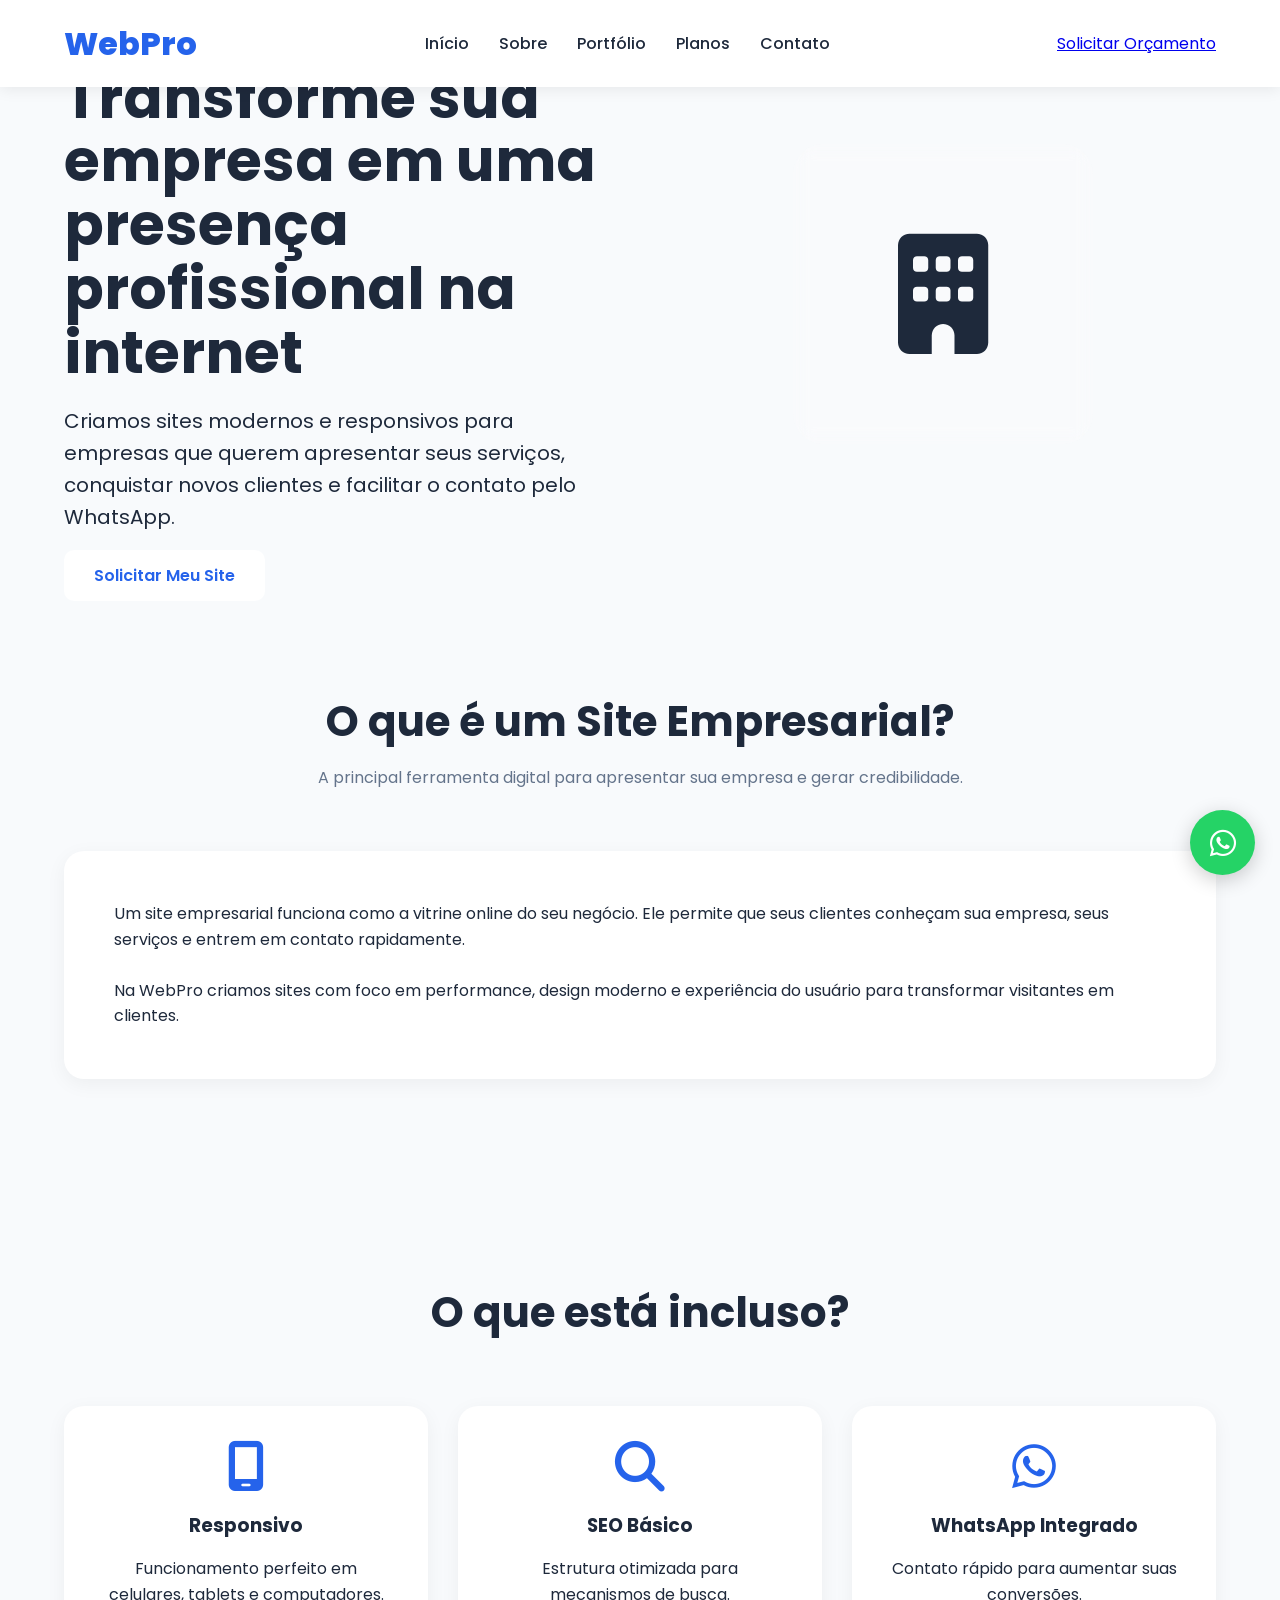
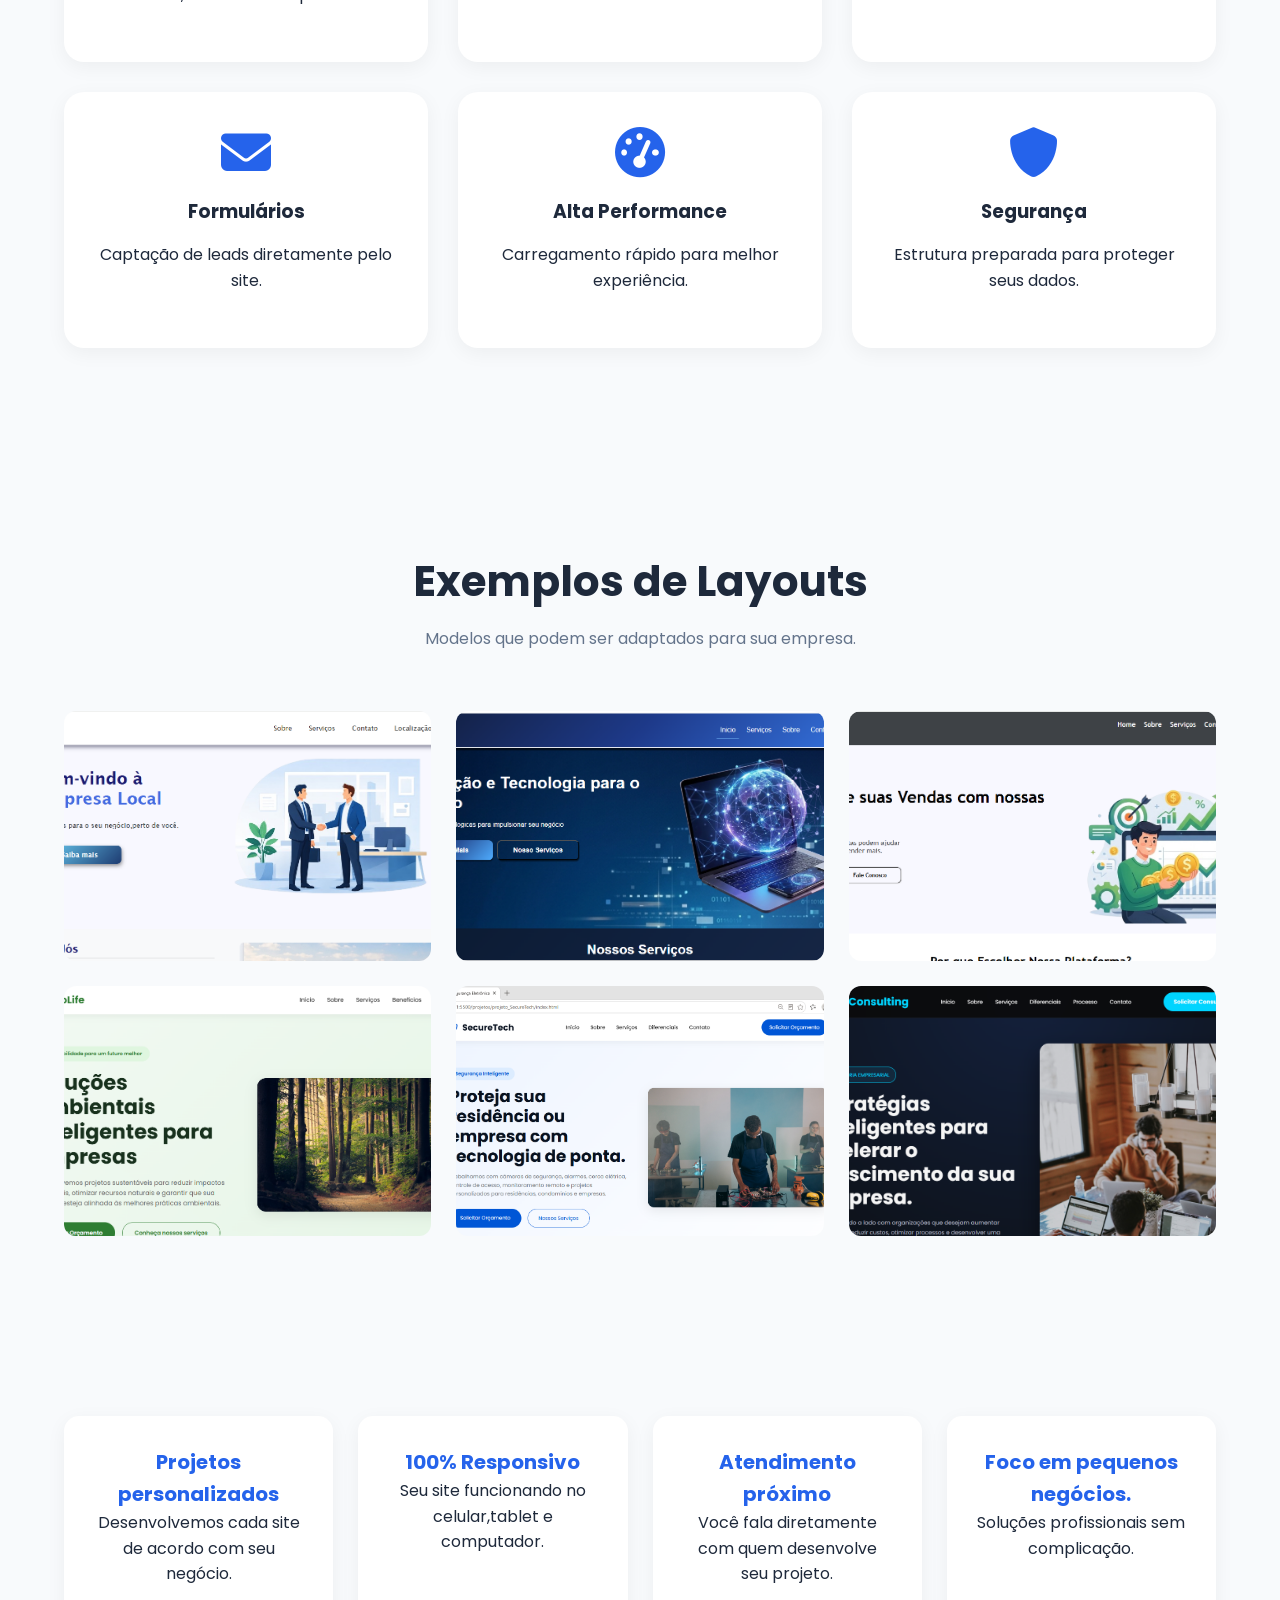
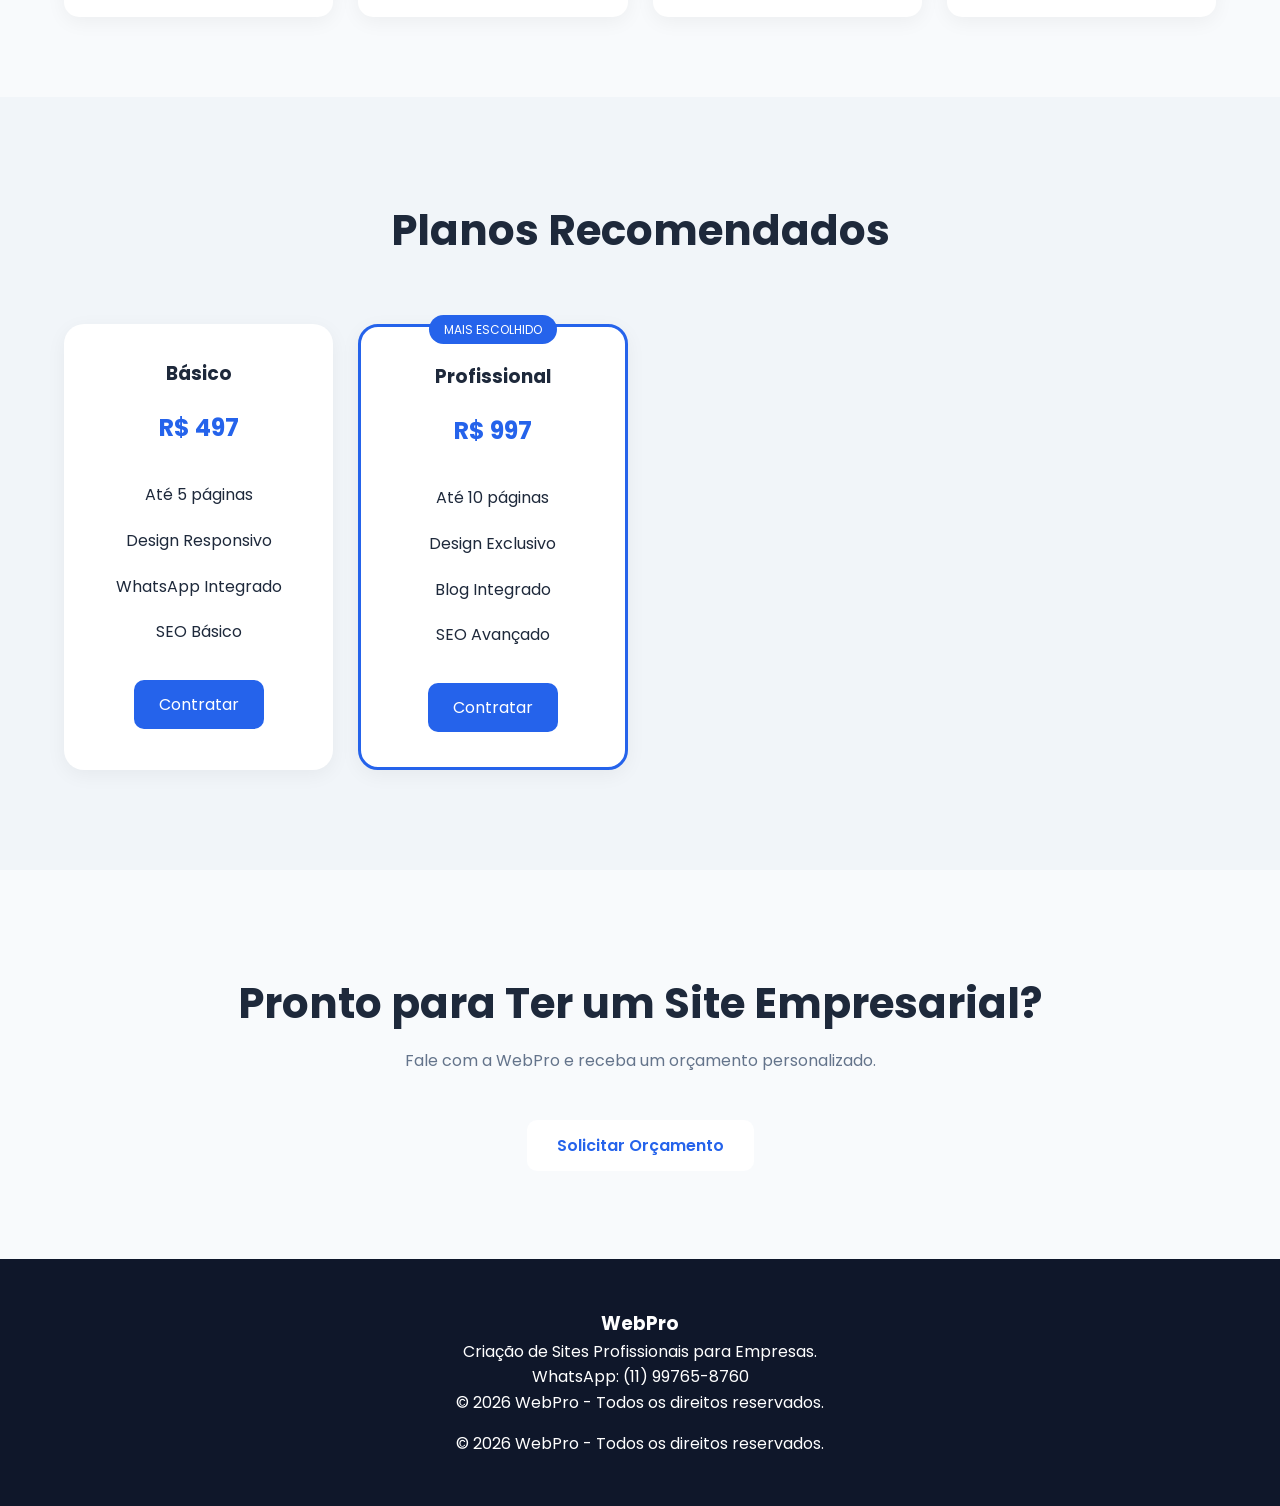
<file: sites-empresariais.html>
<!DOCTYPE html>

<html lang="pt-BR">

<head>

    <meta charset="UTF-8">
    <meta name="viewport" content="width=device-width, initial-scale=1.0">

    <title>Sites Empresariais | WebPro</title>

    <meta name="description"
        content="Sites empresariais profissionais desenvolvidos pela WebPro para fortalecer sua marca e gerar mais clientes.">

    <link rel="stylesheet" href="css/style.css">

    <link rel="preconnect" href="https://fonts.googleapis.com">
    <link href="https://fonts.googleapis.com/css2?family=Poppins:wght@300;400;500;600;700;800&display=swap"
        rel="stylesheet">

    <link rel="stylesheet" href="https://cdnjs.cloudflare.com/ajax/libs/font-awesome/6.5.1/css/all.min.css">

</head>

<body>

    <header class="header">

        <div class="container">

            <div class="logo">
                <h2>WebPro</h2>
            </div>

            <nav class="navbar">
                <ul>
                    <li><a href="index.html">Início</a></li>
                    <li><a href="sobre.html">Sobre</a></li>
                    <li><a href="portfolio.html">Portfólio</a></li>
                    <li><a href="index.html#planos">Planos</a></li>
                    <li><a href="index.html#contato">Contato</a></li>
                </ul>
            </nav>

            <a href="https://wa.me/5511997658760?text=Olá! Gostaria de solicitar um orçamento para um site empresarial."
                target="_blank" class="btn-header">
                Solicitar Orçamento </a>

        </div>

    </header>

    <section class="hero">

        <div class="container hero-content">

            <div class="hero-text">

                <span class="tag">
                    Sites Empresariais
                </span>

                <h1>
                    Transforme sua empresa em uma presença profissional na internet
                </h1>

                <p>
                    Criamos sites modernos e responsivos para empresas que querem apresentar seus serviços, conquistar
                    novos clientes e facilitar o contato pelo WhatsApp.
                </p>

                <a href="https://wa.me/5511997658760?text=Olá! Tenho interesse em um Site Empresarial." target="_blank"
                    class="btn-primary">
                    Solicitar Meu Site </a>

            </div>

            <div class="hero-image">

                <div class="mockup">
                    <i class="fa-solid fa-building"></i>
                </div>

            </div>

        </div>

    </section>

    <section class="sobre">

        <div class="container">

            <div class="section-title">

                <h2>O que é um Site Empresarial?</h2>

                <p>
                    A principal ferramenta digital para apresentar sua empresa e gerar credibilidade.
                </p>

            </div>

            <div class="sobre-content">

                <p>
                    Um site empresarial funciona como a vitrine online do seu negócio. Ele permite que seus clientes
                    conheçam sua empresa, seus serviços e entrem em contato rapidamente.
                </p>

                <br>

                <p>
                    Na WebPro criamos sites com foco em performance, design moderno e experiência do usuário para
                    transformar visitantes em clientes.
                </p>

            </div>

        </div>

    </section>

    <section class="categorias">

        <div class="container">

            <div class="section-title">

                <h2>O que está incluso?</h2>

            </div>

            <div class="cards">

                <div class="card">

                    <i class="fa-solid fa-mobile-screen"></i>

                    <h3>Responsivo</h3>

                    <p>
                        Funcionamento perfeito em celulares, tablets e computadores.
                    </p>

                </div>

                <div class="card">

                    <i class="fa-solid fa-magnifying-glass"></i>

                    <h3>SEO Básico</h3>

                    <p>
                        Estrutura otimizada para mecanismos de busca.
                    </p>

                </div>

                <div class="card">

                    <i class="fa-brands fa-whatsapp"></i>

                    <h3>WhatsApp Integrado</h3>

                    <p>
                        Contato rápido para aumentar suas conversões.
                    </p>

                </div>

                <div class="card">

                    <i class="fa-solid fa-envelope"></i>

                    <h3>Formulários</h3>

                    <p>
                        Captação de leads diretamente pelo site.
                    </p>

                </div>

                <div class="card">

                    <i class="fa-solid fa-gauge-high"></i>

                    <h3>Alta Performance</h3>

                    <p>
                        Carregamento rápido para melhor experiência.
                    </p>

                </div>

                <div class="card">

                    <i class="fa-solid fa-shield"></i>

                    <h3>Segurança</h3>

                    <p>
                        Estrutura preparada para proteger seus dados.
                    </p>

                </div>

            </div>

        </div>

    </section>

    <section class="portfolio">

        <div class="container">

            <div class="section-title">

                <h2>Exemplos de Layouts</h2>

                <p>
                    Modelos que podem ser adaptados para sua empresa.
                </p>

            </div>

            <div class="portfolio-grid">

                <div class="portfolio-item">
                    <a href="https://sousa44.github.io/empresaLocal/#" target="_blank">
                        <img src="imagens/projeto_sistema_empresa.png" alt="Projeto WebPro">
                    </a>

                </div><!--fim portfolio-item-->


                <div class="portfolio-item">
                    <a href="https://sousa44.github.io/techSolutions/" target="_blank">
                        <img src="imagens/projeto_tech_solutions.png" alt="Projeto WebPro">
                    </a>
                </div><!--fim portfolio-item-->


                <div class="portfolio-item">
                    <a href="https://sousa44.github.io/projetoVendas/" target="_blank">
                        <img src="imagens/projeto_suas_vendas.png" alt="Projeto WebPro">
                    </a>
                </div><!--fim portfolio-item-->


                <div class="portfolio-item">
                    <a href="https://ecolifees.netlify.app/" target="_blank">
                        <img src="imagens/imagem_projeto_ecolife.png" alt="Projeto WebPro">
                    </a>
                </div>


                <div class="portfolio-item">
                    <a href="https://securetechh.netlify.app/" target="_blank">
                        <img src="imagens/imagem_projeto_secureTech.png" alt="Projeto WebPro">
                    </a>
                </div>

                <div class="portfolio-item">
                    <a href="https://primeconsultingg.netlify.app/#inicio" target="_blank">
                        <img src="imagens/imagem_projeto_primeConsulting.png" alt="Projeto WebPro">
                    </a>
                </div>

            </div>

        </div>

    </section>

    <section class="stats">

        <div class="container stats-grid">

            <div class="stat">
                <h3 style="font-size: 20px;">Projetos personalizados</h3>
                <p>Desenvolvemos cada site de acordo com seu negócio.</p>
            </div>

            <div class="stat">
                <h3 style="font-size: 20px;">100% Responsivo</h3>
                <p>Seu site funcionando no celular,tablet e computador.</p>
            </div>

            <div class="stat">
                <h3 style="font-size: 20px;">Atendimento próximo</h3>
                <p>Você fala diretamente com quem desenvolve seu projeto.</p>
            </div>

            <div class="stat">
                <h3 style="font-size: 20px;">Foco em pequenos negócios.</h3>
                <p>Soluções profissionais sem complicação.</p>
            </div>

        </div>

    </section>

    <section class="planos">

        <div class="container">

            <div class="section-title">

                <h2>Planos Recomendados</h2>

            </div>

            <div class="pricing">

                <div class="price-card">

                    <h3>Básico</h3>

                    <h2>R$ 497</h2>

                    <ul>
                        <li>Até 5 páginas</li>
                        <li>Design Responsivo</li>
                        <li>WhatsApp Integrado</li>
                        <li>SEO Básico</li>
                    </ul>

                    <a href="https://wa.me/5511997658760?text=Olá! Quero contratar o Plano Básico para Site Empresarial."
                        target="_blank">
                        Contratar </a>

                </div>

                <div class="price-card destaque">

                    <span>MAIS ESCOLHIDO</span>

                    <h3>Profissional</h3>

                    <h2>R$ 997</h2>

                    <ul>
                        <li>Até 10 páginas</li>
                        <li>Design Exclusivo</li>
                        <li>Blog Integrado</li>
                        <li>SEO Avançado</li>
                    </ul>

                    <a href="https://wa.me/5511997658760?text=Olá! Quero contratar o Plano Profissional para Site Empresarial."
                        target="_blank">
                        Contratar </a>

                </div>

            </div>

        </div>

    </section>



    <section class="contato">

        <div class="container">

            <div class="section-title">

                <h2>Pronto para Ter um Site Empresarial?</h2>

                <p>
                    Fale com a WebPro e receba um orçamento personalizado.
                </p>

            </div>

            <div style="text-align:center;">

                <a href="https://wa.me/5511997658760?text=Olá! Gostaria de um orçamento para Site Empresarial."
                    target="_blank" class="btn-primary">
                    Solicitar Orçamento </a>

            </div>

        </div>

    </section>

    <footer>

        <div class="container">

            <h3>WebPro</h3>

            <p>
                Criação de Sites Profissionais para Empresas.
            </p>

            <p>
                WhatsApp: (11) 99765-8760
            </p>

            <p>
                © 2026 WebPro - Todos os direitos reservados.
            </p>

        </div>

    </footer>

    <a class="whatsapp-float" href="https://wa.me/5511997658760" target="_blank">

        <i class="fab fa-whatsapp"></i>

    </a>

    <script src="js/script.js"></script>

</body>

</html>
</file>
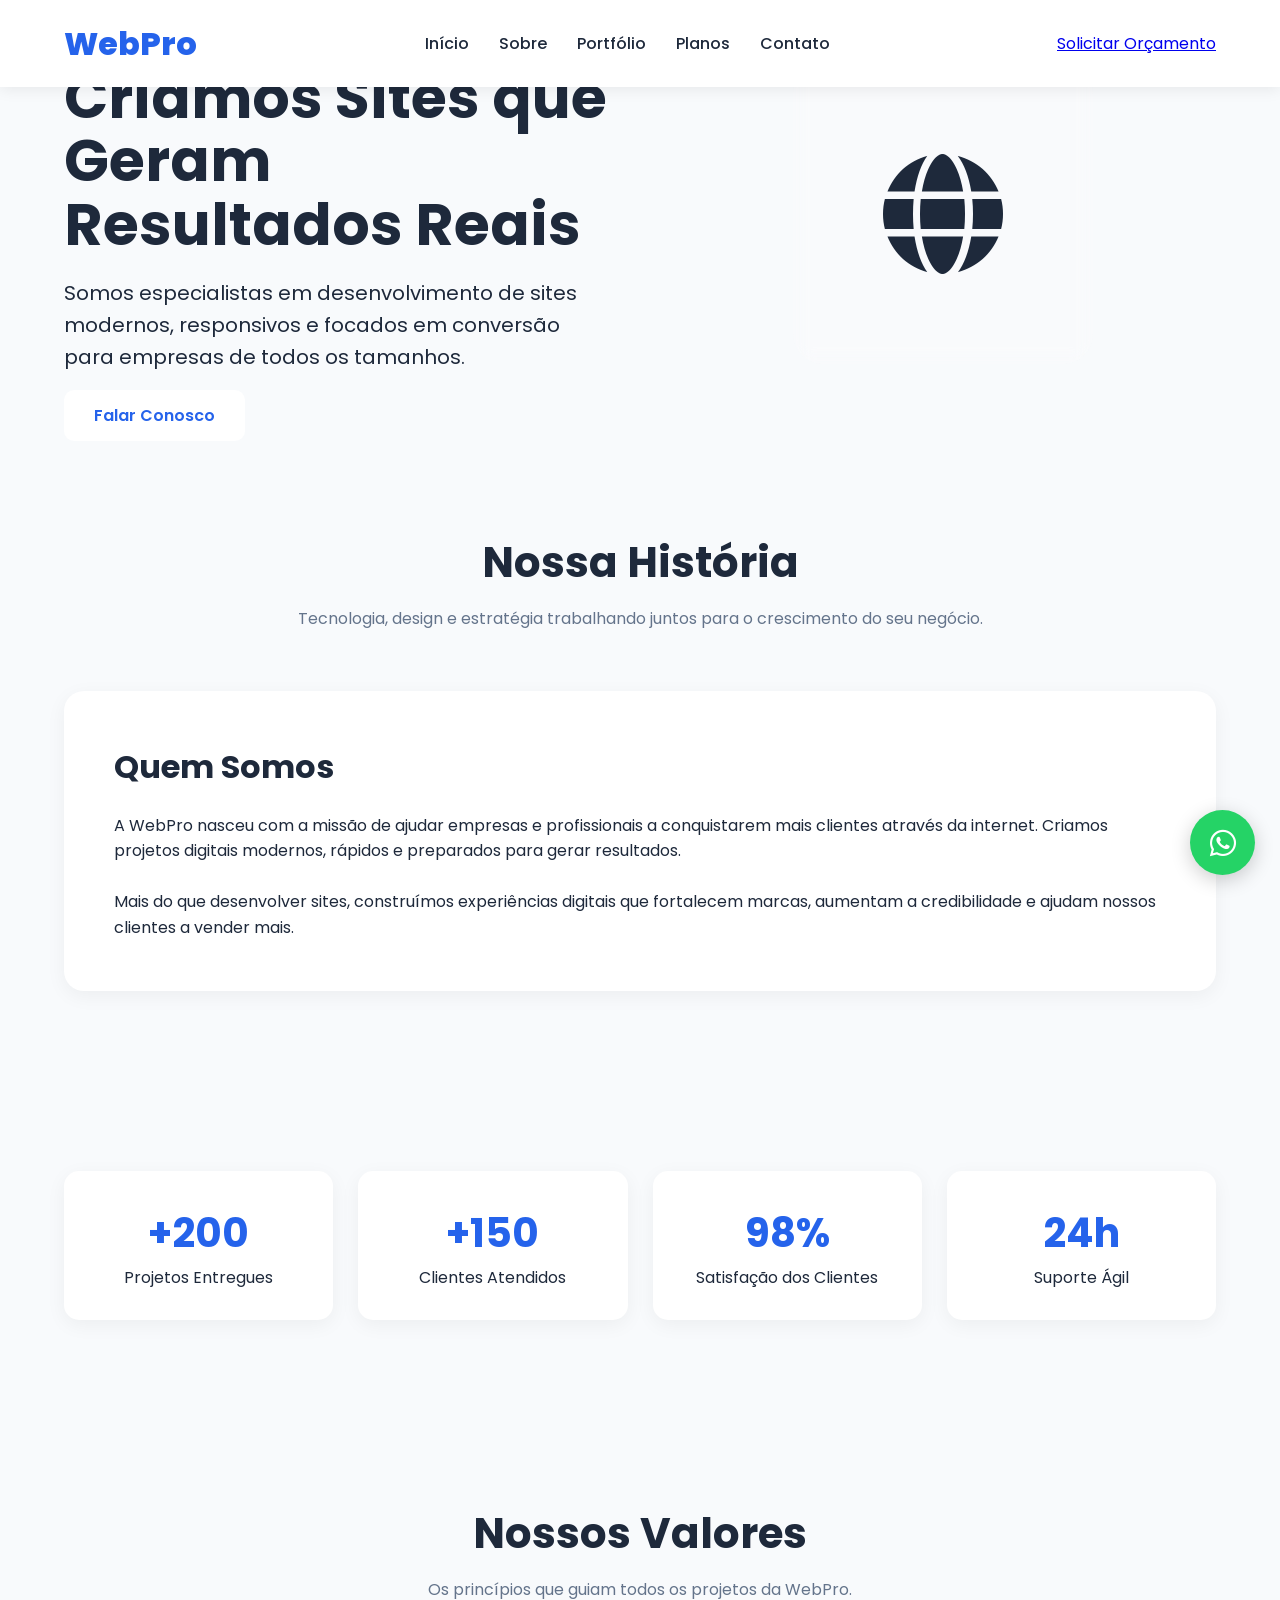
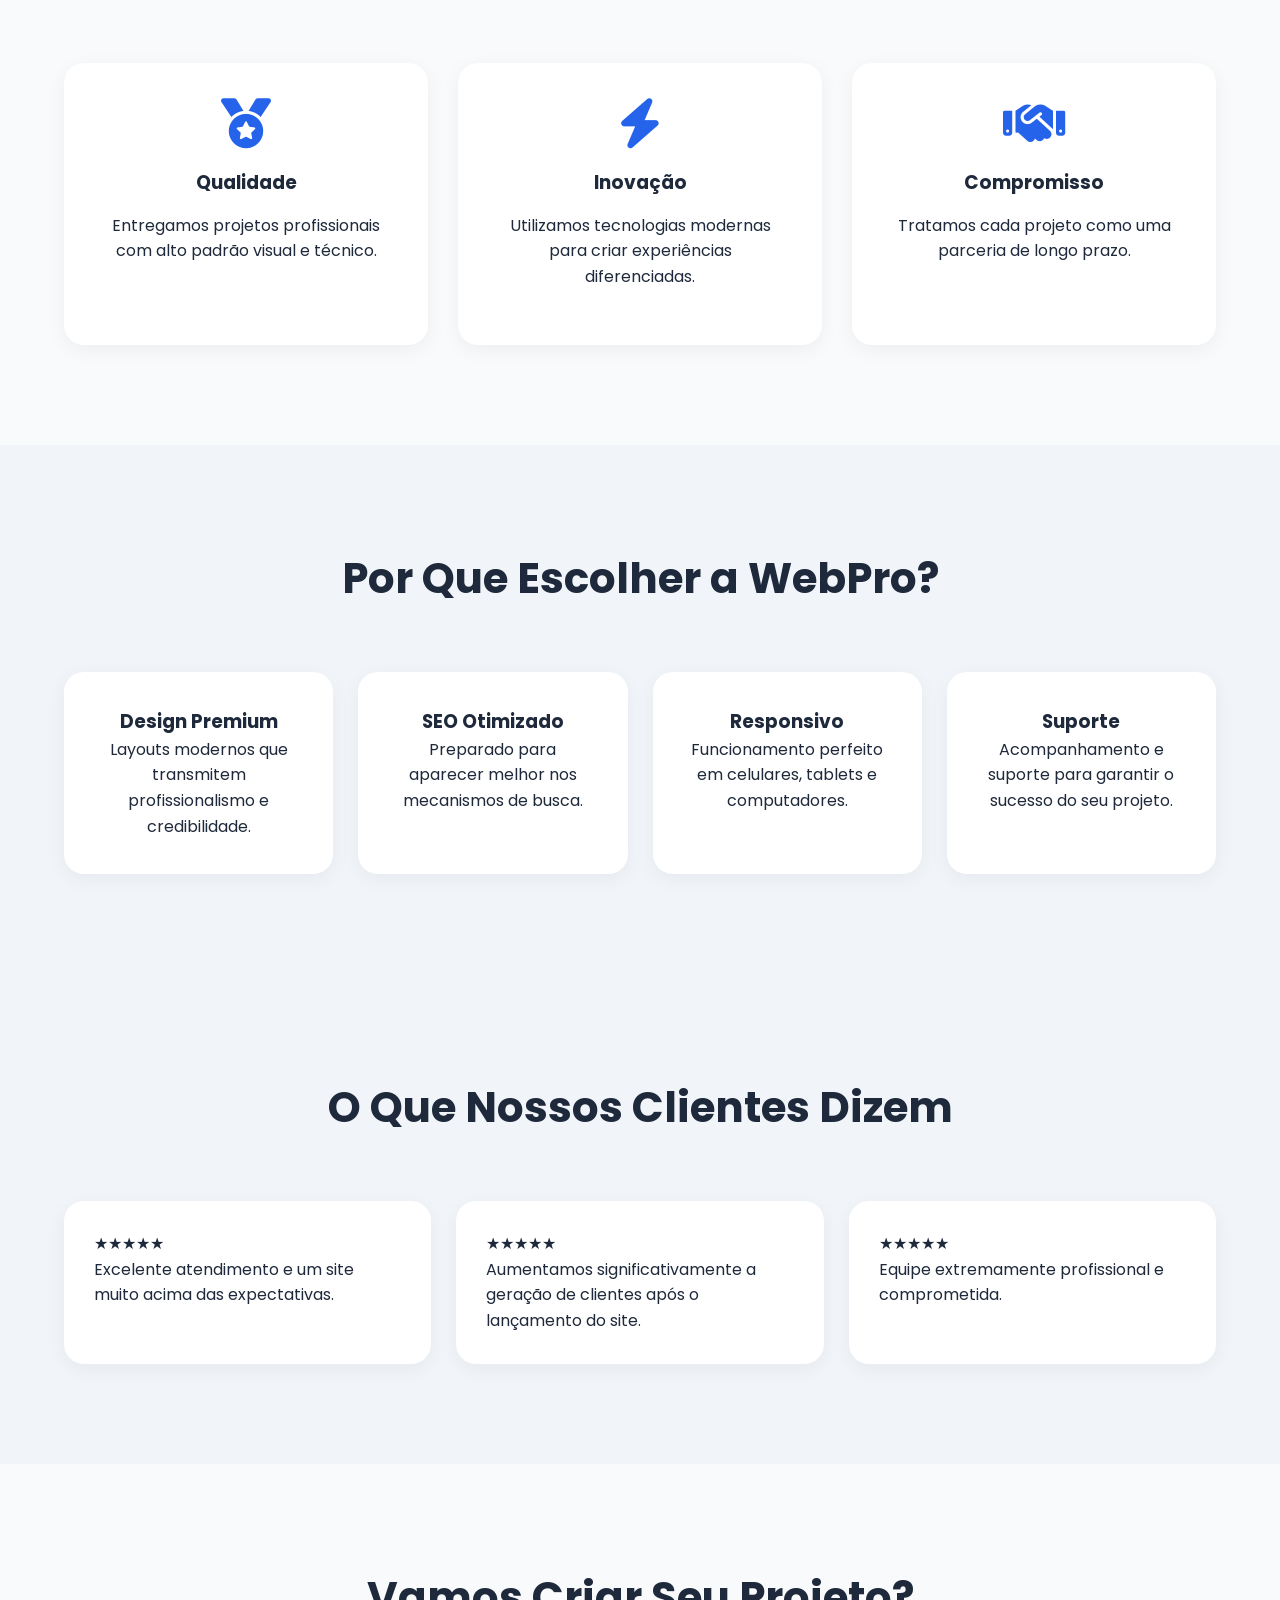
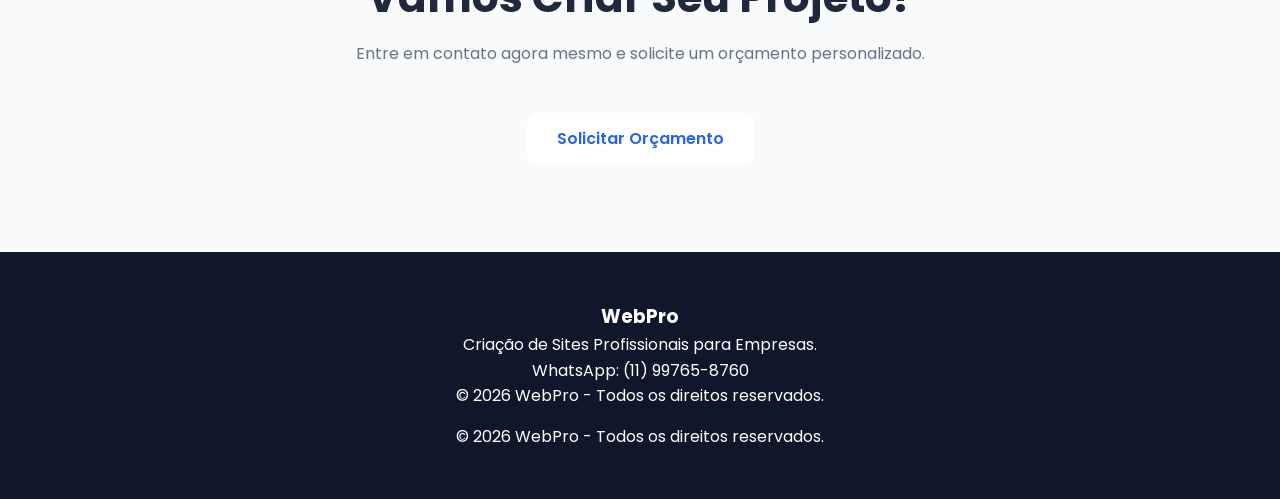
<file: sobre.html>
<!DOCTYPE html>

<html lang="pt-BR">

<head>

    <meta charset="UTF-8">
    <meta name="viewport" content="width=device-width, initial-scale=1.0">

    <title>Sobre a WebPro | Criação de Sites Profissionais</title>

    <meta name="description"
        content="Conheça a WebPro, especialista em criação de sites profissionais, landing pages, lojas virtuais e soluções digitais para empresas.">

    <link rel="stylesheet" href="css/style.css">

    <link rel="preconnect" href="https://fonts.googleapis.com">
    <link href="https://fonts.googleapis.com/css2?family=Poppins:wght@300;400;500;600;700;800&display=swap"
        rel="stylesheet">

    <link rel="stylesheet" href="https://cdnjs.cloudflare.com/ajax/libs/font-awesome/6.5.1/css/all.min.css">

</head>

<body>

    <header class="header">

        <div class="container">

            <div class="logo">
                <h2>WebPro</h2>
            </div>

            <nav class="navbar">
                <ul>
                    <li><a href="index.html">Início</a></li>
                    <li><a href="sobre.html">Sobre</a></li>
                    <li><a href="portfolio.html">Portfólio</a></li>
                    <li><a href="index.html#planos">Planos</a></li>
                    <li><a href="index.html#contato">Contato</a></li>
                </ul>
            </nav>

            <a href="https://wa.me/5511997658760?text=Olá! Gostaria de solicitar um orçamento." target="_blank"
                class="btn-header">
                Solicitar Orçamento </a>

        </div>

    </header>

    <section class="hero">

        <div class="container hero-content">

            <div class="hero-text">

                <span class="tag">
                    Conheça a WebPro
                </span>

                <h1>
                    Criamos Sites que Geram Resultados Reais
                </h1>

                <p>
                    Somos especialistas em desenvolvimento de sites modernos,
                    responsivos e focados em conversão para empresas de todos os tamanhos.
                </p>

                <a href="https://wa.me/5511997658760?text=Olá! Gostaria de saber mais sobre a WebPro." target="_blank"
                    class="btn-primary">
                    Falar Conosco </a>

            </div>

            <div class="hero-image">

                <div class="mockup">
                    <i class="fa-solid fa-globe"></i>
                </div>

            </div>

        </div>

    </section>

    <section class="sobre">

        <div class="container">

            <div class="section-title">

                <h2>Nossa História</h2>

                <p>
                    Tecnologia, design e estratégia trabalhando juntos para o crescimento do seu negócio.
                </p>

            </div>

            <div class="sobre-content">

                <h3>Quem Somos</h3>

                <p>
                    A WebPro nasceu com a missão de ajudar empresas e profissionais a conquistarem mais clientes através
                    da internet.
                    Criamos projetos digitais modernos, rápidos e preparados para gerar resultados.
                </p>

                <br>

                <p>
                    Mais do que desenvolver sites, construímos experiências digitais que fortalecem marcas, aumentam a
                    credibilidade e ajudam nossos clientes a vender mais.
                </p>

            </div>

        </div>

    </section>

    <section class="stats">

        <div class="container stats-grid">

            <div class="stat">
                <h3>+200</h3>
                <p>Projetos Entregues</p>
            </div>

            <div class="stat">
                <h3>+150</h3>
                <p>Clientes Atendidos</p>
            </div>

            <div class="stat">
                <h3>98%</h3>
                <p>Satisfação dos Clientes</p>
            </div>

            <div class="stat">
                <h3>24h</h3>
                <p>Suporte Ágil</p>
            </div>

        </div>

    </section>

    <section class="categorias">

        <div class="container">

            <div class="section-title">

                <h2>Nossos Valores</h2>

                <p>
                    Os princípios que guiam todos os projetos da WebPro.
                </p>

            </div>

            <div class="cards">

                <div class="card">

                    <i class="fa-solid fa-medal"></i>

                    <h3>Qualidade</h3>

                    <p>
                        Entregamos projetos profissionais com alto padrão visual e técnico.
                    </p>

                </div>

                <div class="card">

                    <i class="fa-solid fa-bolt"></i>

                    <h3>Inovação</h3>

                    <p>
                        Utilizamos tecnologias modernas para criar experiências diferenciadas.
                    </p>

                </div>

                <div class="card">

                    <i class="fa-solid fa-handshake"></i>

                    <h3>Compromisso</h3>

                    <p>
                        Tratamos cada projeto como uma parceria de longo prazo.
                    </p>

                </div>

            </div>

        </div>

    </section>

    <section class="planos">

        <div class="container">

            <div class="section-title">

                <h2>Por Que Escolher a WebPro?</h2>

            </div>

            <div class="pricing">

                <div class="price-card">

                    <h3>Design Premium</h3>

                    <p>
                        Layouts modernos que transmitem profissionalismo e credibilidade.
                    </p>

                </div>

                <div class="price-card">

                    <h3>SEO Otimizado</h3>

                    <p>
                        Preparado para aparecer melhor nos mecanismos de busca.
                    </p>

                </div>

                <div class="price-card">

                    <h3>Responsivo</h3>

                    <p>
                        Funcionamento perfeito em celulares, tablets e computadores.
                    </p>

                </div>

                <div class="price-card">

                    <h3>Suporte</h3>

                    <p>
                        Acompanhamento e suporte para garantir o sucesso do seu projeto.
                    </p>

                </div>

            </div>

        </div>

    </section>

    <section class="depoimentos">

        <div class="container">

            <div class="section-title">

                <h2>O Que Nossos Clientes Dizem</h2>

            </div>

            <div class="depoimentos-grid">

                <div class="depoimento">

                    ★★★★★

                    <p>
                        Excelente atendimento e um site muito acima das expectativas.
                    </p>

                </div>

                <div class="depoimento">

                    ★★★★★

                    <p>
                        Aumentamos significativamente a geração de clientes após o lançamento do site.
                    </p>

                </div>

                <div class="depoimento">

                    ★★★★★

                    <p>
                        Equipe extremamente profissional e comprometida.
                    </p>

                </div>

            </div>

        </div>

    </section>

    <section class="contato">

        <div class="container">

            <div class="section-title">

                <h2>Vamos Criar Seu Projeto?</h2>

                <p>
                    Entre em contato agora mesmo e solicite um orçamento personalizado.
                </p>

            </div>

            <div style="text-align:center;">

                <a href="https://wa.me/5511997658760?text=Olá! Gostaria de solicitar um orçamento para meu site."
                    target="_blank" class="btn-primary">
                    Solicitar Orçamento </a>

            </div>

        </div>

    </section>

    <footer>

        <div class="container">

            <h3>WebPro</h3>

            <p>
                Criação de Sites Profissionais para Empresas.
            </p>

            <p>
                WhatsApp: (11) 99765-8760
            </p>

            <p>
                © 2026 WebPro - Todos os direitos reservados.
            </p>

        </div>

    </footer>

    <a class="whatsapp-float" href="https://wa.me/5511997658760" target="_blank">

        <i class="fab fa-whatsapp"></i>

    </a>

    <script src="js/script.js"></script>

</body>

</html>
</file>
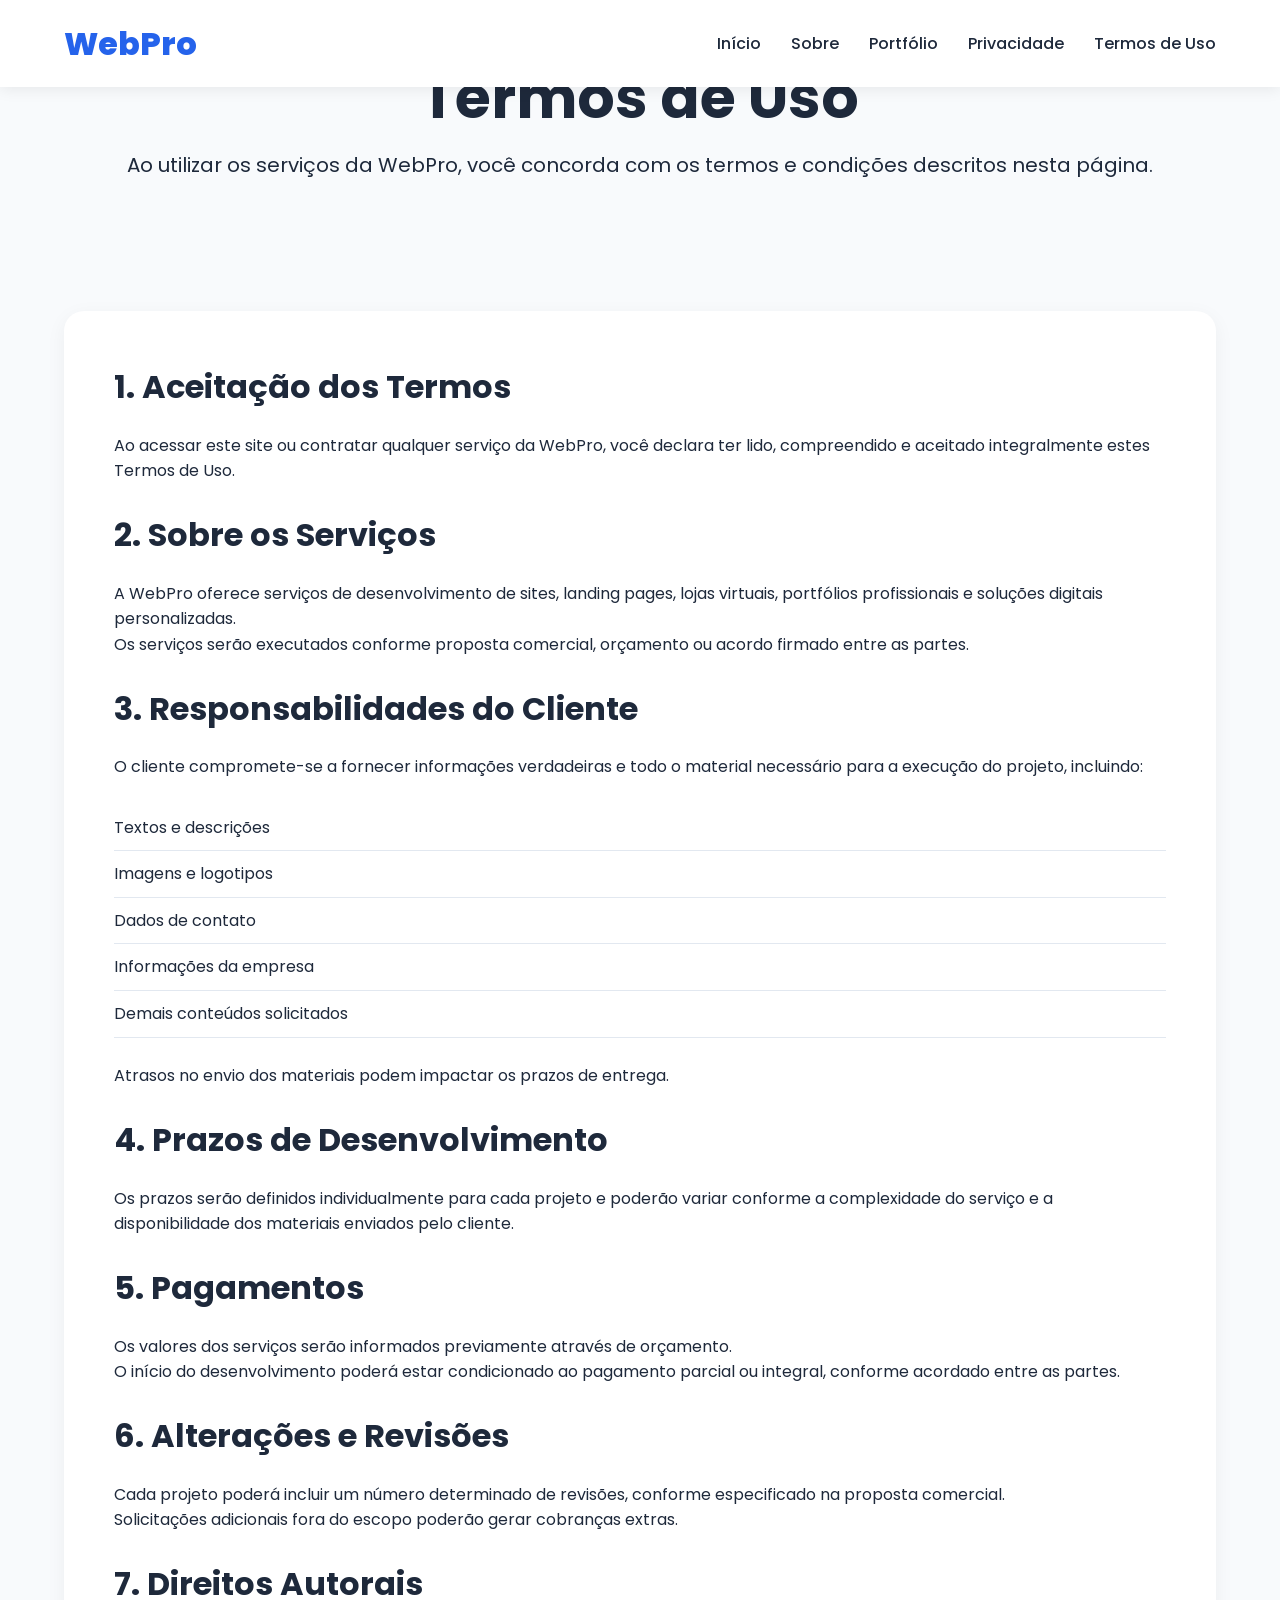
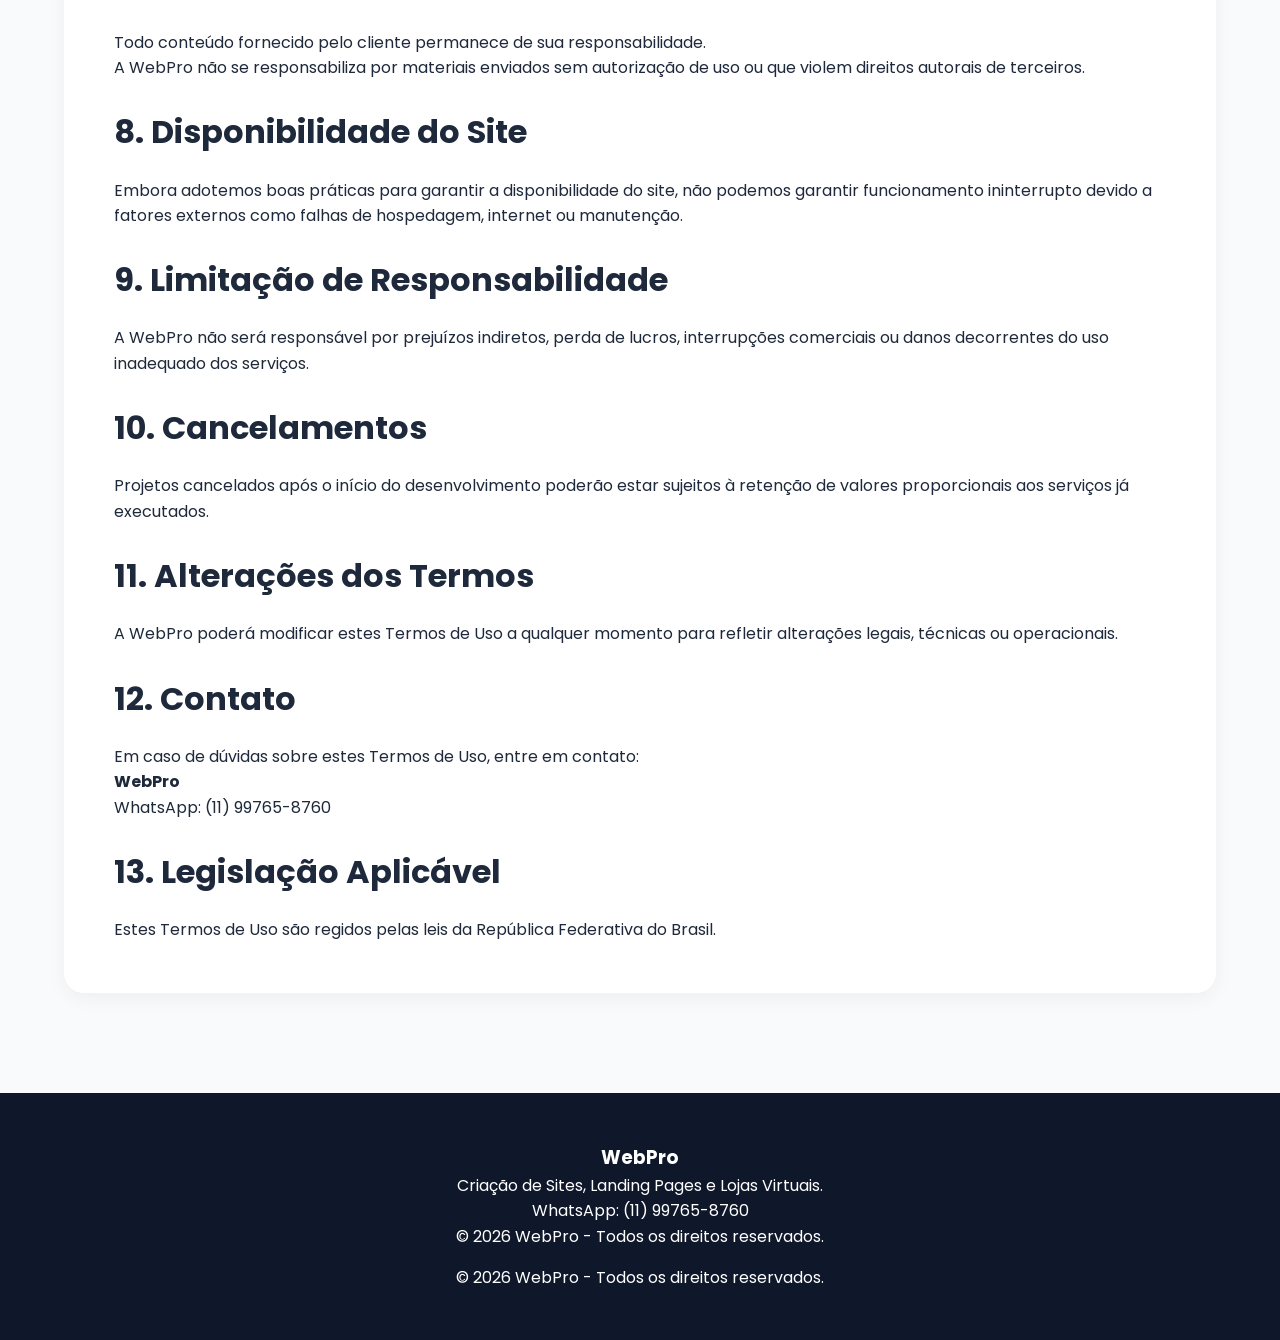
<file: termos-de-uso.html>
<!DOCTYPE html>

<html lang="pt-BR">

<head>

    <meta charset="UTF-8">
    <meta name="viewport" content="width=device-width, initial-scale=1.0">

    <title>Termos de Uso | WebPro</title>

    <meta name="description"
        content="Termos de Uso da WebPro. Conheça as regras, condições e responsabilidades para utilização dos nossos serviços e website.">

    <link rel="stylesheet" href="css/style.css">

    <link rel="preconnect" href="https://fonts.googleapis.com">
    <link href="https://fonts.googleapis.com/css2?family=Poppins:wght@300;400;500;600;700;800&display=swap"
        rel="stylesheet">

</head>

<body>

    <header class="header">

        <div class="container">

            <div class="logo">
                <h2>WebPro</h2>
            </div>

            <nav class="navbar">
                <ul>
                    <li><a href="index.html">Início</a></li>
                    <li><a href="sobre.html">Sobre</a></li>
                    <li><a href="portfolio.html">Portfólio</a></li>
                    <li><a href="politica-de-privacidade.html">Privacidade</a></li>
                    <li><a href="termos-de-uso.html">Termos de Uso</a></li>
                </ul>
            </nav>

        </div>

    </header>

    <section class="hero">

        <div class="container">

            <div class="hero-text" style="text-align:center; width:100%;">

                <span class="tag">
                    Informações Legais
                </span>

                <h1>
                    Termos de Uso
                </h1>

                <p>
                    Ao utilizar os serviços da WebPro, você concorda com os termos e condições descritos nesta página.
                </p>

            </div>

        </div>

    </section>

    <section class="sobre">

        <div class="container">

            <div class="sobre-content">

                <h3>1. Aceitação dos Termos</h3>

                <p>
                    Ao acessar este site ou contratar qualquer serviço da WebPro, você declara ter lido, compreendido e
                    aceitado integralmente estes Termos de Uso.
                </p>

                <br>

                <h3>2. Sobre os Serviços</h3>

                <p>
                    A WebPro oferece serviços de desenvolvimento de sites, landing pages, lojas virtuais, portfólios
                    profissionais e soluções digitais personalizadas.
                </p>

                <p>
                    Os serviços serão executados conforme proposta comercial, orçamento ou acordo firmado entre as
                    partes.
                </p>

                <br>

                <h3>3. Responsabilidades do Cliente</h3>

                <p>
                    O cliente compromete-se a fornecer informações verdadeiras e todo o material necessário para a
                    execução do projeto, incluindo:
                </p>

                <ul class="benefits">
                    <li>Textos e descrições</li>
                    <li>Imagens e logotipos</li>
                    <li>Dados de contato</li>
                    <li>Informações da empresa</li>
                    <li>Demais conteúdos solicitados</li>
                </ul>

                <br>

                <p>
                    Atrasos no envio dos materiais podem impactar os prazos de entrega.
                </p>

                <br>

                <h3>4. Prazos de Desenvolvimento</h3>

                <p>
                    Os prazos serão definidos individualmente para cada projeto e poderão variar conforme a complexidade
                    do serviço e a disponibilidade dos materiais enviados pelo cliente.
                </p>

                <br>

                <h3>5. Pagamentos</h3>

                <p>
                    Os valores dos serviços serão informados previamente através de orçamento.
                </p>

                <p>
                    O início do desenvolvimento poderá estar condicionado ao pagamento parcial ou integral, conforme
                    acordado entre as partes.
                </p>

                <br>

                <h3>6. Alterações e Revisões</h3>

                <p>
                    Cada projeto poderá incluir um número determinado de revisões, conforme especificado na proposta
                    comercial.
                </p>

                <p>
                    Solicitações adicionais fora do escopo poderão gerar cobranças extras.
                </p>

                <br>

                <h3>7. Direitos Autorais</h3>

                <p>
                    Todo conteúdo fornecido pelo cliente permanece de sua responsabilidade.
                </p>

                <p>
                    A WebPro não se responsabiliza por materiais enviados sem autorização de uso ou que violem direitos
                    autorais de terceiros.
                </p>

                <br>

                <h3>8. Disponibilidade do Site</h3>

                <p>
                    Embora adotemos boas práticas para garantir a disponibilidade do site, não podemos garantir
                    funcionamento ininterrupto devido a fatores externos como falhas de hospedagem, internet ou
                    manutenção.
                </p>

                <br>

                <h3>9. Limitação de Responsabilidade</h3>

                <p>
                    A WebPro não será responsável por prejuízos indiretos, perda de lucros, interrupções comerciais ou
                    danos decorrentes do uso inadequado dos serviços.
                </p>

                <br>

                <h3>10. Cancelamentos</h3>

                <p>
                    Projetos cancelados após o início do desenvolvimento poderão estar sujeitos à retenção de valores
                    proporcionais aos serviços já executados.
                </p>

                <br>

                <h3>11. Alterações dos Termos</h3>

                <p>
                    A WebPro poderá modificar estes Termos de Uso a qualquer momento para refletir alterações legais,
                    técnicas ou operacionais.
                </p>

                <br>

                <h3>12. Contato</h3>

                <p>
                    Em caso de dúvidas sobre estes Termos de Uso, entre em contato:
                </p>

                <p>
                    <strong>WebPro</strong><br>
                    WhatsApp: (11) 99765-8760
                </p>

                <br>

                <h3>13. Legislação Aplicável</h3>

                <p>
                    Estes Termos de Uso são regidos pelas leis da República Federativa do Brasil.
                </p>

            </div>

        </div>

    </section>

    <footer>

        <div class="container">

            <h3>WebPro</h3>

            <p>
                Criação de Sites, Landing Pages e Lojas Virtuais.
            </p>

            <p>
                WhatsApp: (11) 99765-8760
            </p>

            <p>
                © 2026 WebPro - Todos os direitos reservados.
            </p>

        </div>

    </footer>

    <script src="js/script.js"></script>

</body>

</html>
</file>
<file: css/style.css>
/* ===========================
WEBPRO - STYLE.CSS
=========================== */

* {
    margin: 0;
    padding: 0;
    box-sizing: border-box;
}

html {
    scroll-behavior: smooth;
}

body {
    font-family: 'Poppins', sans-serif;
    background: #f8fafc;
    color: #1e293b;
    line-height: 1.6;
}

/* ===========================
CONTAINER
=========================== */

.container {
    width: 90%;
    max-width: 1200px;
    margin: auto;

}



.stat h3 {
    font-size: 20px;
}



/* ===========================
HEADER
=========================== */

.header {
    position: fixed;
    top: 0;
    left: 0;
    width: 100%;
    background: #ffffff;
    box-shadow: 0 2px 15px rgba(0, 0, 0, .08);
    z-index: 999;
}

.header .container {
    display: flex;
    justify-content: space-between;
    align-items: center;
    padding: 18px 0;
}

.logo h2 {
    color: #2563eb;
    font-size: 32px;
    font-weight: 800;
}

.navbar ul {
    display: flex;
    list-style: none;
    gap: 30px;
}

.navbar a {
    text-decoration: none;
    color: #1e293b;
    font-weight: 500;
    transition: .3s;
}

.navbar a:hover .btn-header {
    text-decoration: none;
    background: #2563eb;
    color: #fff;
    padding: 12px 22px;
    border-radius: 8px;
    transition: .3s;
}

.btn-header:hover
/* ===========================
HERO
=========================== */

.hero {
    padding-top: 140px;
    min-height: 100vh;
    display: flex;
    align-items: center;
    background:
        linear-gradient(135deg,
            #2563eb,
            #7c3aed);
    color: white;
}

.hero-content {
    display: grid;
    grid-template-columns: 1fr 1fr;
    gap: 60px;
    align-items: center;
}

.tag {
    display: inline-block;
    background: rgba(255, 255, 255, .15);
    padding: 10px 18px;
    border-radius: 50px;
    margin-bottom: 20px;
}

.hero h1 {
    font-size: 58px;
    line-height: 1.1;
    margin-bottom: 20px;
}

.hero p {
    font-size: 20px;
    margin-bottom: 30px;
}

.hero-buttons {
    display: flex;
    gap: 15px;
    flex-wrap: wrap;
}

.btn-primary {
    text-decoration: none;
    background: white;
    color: #2563eb;
    padding: 14px 30px;
    border-radius: 10px;
    font-weight: 600;
}

.btn-secondary {
    text-decoration: none;
    border: 2px solid white;
    color: white;
    padding: 14px 30px;
    border-radius: 10px;
}

.mockup {
    width: 300px;
    height: 300px;
    margin: auto;
    border-radius: 30px;
    background: rgba(255, 255, 255, .15);
    display: flex;
    justify-content: center;
    align-items: center;
    backdrop-filter: blur(10px);
}

.mockup i {
    font-size: 120px;
}

/* ===========================
SECTION TITLE
=========================== */

.section-title {
    text-align: center;
    margin-bottom: 60px;
}

.section-title h2 {
    font-size: 42px;
    margin-bottom: 10px;
}

.section-title p {
    color: #64748b;
}

/* ===========================
STATS
=========================== */

.stats {
    padding: 80px 0;
}

.stats-grid {
    display: grid;
    grid-template-columns: repeat(4, 1fr);
    gap: 25px;
}

.stat {
    background: white;
    padding: 30px;
    border-radius: 15px;
    text-align: center;
    box-shadow: 0 5px 20px rgba(0, 0, 0, .05);
}

.stat h3 {
    color: #2563eb;
    font-size: 40px;
}

/* ===========================
SOBRE
=========================== */

.sobre {
    padding: 100px 0;
}

.sobre-content {
    background: white;
    padding: 50px;
    border-radius: 20px;
    box-shadow: 0 5px 20px rgba(0, 0, 0, .05);
}

.sobre-content h3 {
    font-size: 32px;
    margin-bottom: 20px;
}

.benefits {
    margin-top: 25px;
    list-style: none;
}

.benefits li {
    padding: 10px 0;
    border-bottom: 1px solid #e2e8f0;
}

/* ===========================
CATEGORIAS
=========================== */

.categorias {
    padding: 100px 0;
}

.cards {
    display: grid;
    grid-template-columns: repeat(3, 1fr);
    gap: 30px;
}

.card {
    background: white;
    padding: 35px;
    border-radius: 20px;
    text-align: center;
    transition: .3s;
    box-shadow: 0 5px 20px rgba(0, 0, 0, .05);
}

.card:hover {
    transform: translateY(-10px);
}

.card i {
    font-size: 50px;
    color: #2563eb;
    margin-bottom: 20px;
}

.card h3 {
    margin-bottom: 15px;
}

.card p {
    margin-bottom: 20px;
}

.card a {
    text-decoration: none;
    color: #2563eb;
    font-weight: 600;
}

/* ===========================
PLANOS
=========================== */

.planos {
    padding: 100px 0;
    background: #f1f5f9;
}

.pricing {
    display: grid;
    grid-template-columns: repeat(4, 1fr);
    gap: 25px;
}

.price-card {
    background: white;
    padding: 35px;
    border-radius: 20px;
    text-align: center;
    box-shadow: 0 5px 20px rgba(0, 0, 0, .05);
    position: relative;
}

.price-card h2 {
    margin: 20px 0;
    color: #2563eb;
}

.price-card ul {
    list-style: none;
    margin: 25px 0;
}

.price-card li {
    padding: 10px 0;
}

.price-card a {
    display: inline-block;
    text-decoration: none;
    background: #2563eb;
    color: white;
    padding: 12px 25px;
    border-radius: 10px;
}

.destaque {
    border: 3px solid #2563eb;
}

.destaque span {
    position: absolute;
    top: -12px;
    left: 50%;
    transform: translateX(-50%);
    background: #2563eb;
    color: white;
    padding: 5px 15px;
    border-radius: 30px;
    font-size: 12px;
}

/* ===========================
PORTFÓLIO
=========================== */

.portfolio {
    padding: 100px 0;
}

.portfolio-grid {
    display: grid;
    grid-template-columns: repeat(3, 1fr);
    gap: 25px;
}

.portfolio-item {
    height: 250px;
    background:
        linear-gradient(135deg,
            #2563eb,
            #7c3aed);
    border-radius: 20px;
}

.portfolio-item img {
    width: 100%;
    height: 250px;
    object-fit: cover;
    border-radius: 12px;
    display: block;
}

.portfolio-item:hover {
    cursor: pointer;
    box-shadow: 10px 10px 10px #797777;
}

/* ===========================
DEPOIMENTOS
=========================== */

.depoimentos {
    padding: 100px 0;
    background: #f1f5f9;
}

.depoimentos-grid {
    display: grid;
    grid-template-columns: repeat(3, 1fr);
    gap: 25px;
}

.depoimento {
    background: white;
    padding: 30px;
    border-radius: 20px;
    box-shadow: 0 5px 20px rgba(0, 0, 0, .05);
}

/* ===========================
CONTATO
=========================== */

.contato {
    padding: 100px 0;
}

form {
    max-width: 800px;
    margin: auto;
    display: flex;
    flex-direction: column;
    gap: 15px;
}

input,
select,
textarea {
    padding: 16px;
    border: 1px solid #cbd5e1;
    border-radius: 10px;
    font-family: inherit;
}

textarea {
    min-height: 180px;
    resize: none;
}

form button {
    background: #2563eb;
    color: white;
    border: none;
    padding: 16px;
    border-radius: 10px;
    cursor: pointer;
    font-size: 16px;
}

/* ===========================
FOOTER
=========================== */

footer {
    background: #0f172a;
    color: white;
    text-align: center;
    padding: 50px 20px;
}

/* ===========================
WHATSAPP
=========================== */

.whatsapp-float {
    position: fixed;
    bottom: 25px;
    right: 25px;
    width: 65px;
    height: 65px;
    background: #25D366;
    color: white;
    border-radius: 50%;
    display: flex;
    justify-content: center;
    align-items: center;
    text-decoration: none;
    font-size: 30px;
    box-shadow: 0 5px 20px rgba(0, 0, 0, .2);
    z-index: 999;
}

/* ===========================
RESPONSIVO
=========================== */

@media(max-width:991px) {

    .hero-content {
        grid-template-columns: 1fr;
        text-align: center;
    }

    .hero h1 {
        font-size: 42px;
    }

    .stats-grid {
        grid-template-columns: repeat(2, 1fr);
    }

    .cards {
        grid-template-columns: repeat(2, 1fr);
    }

    .pricing {
        grid-template-columns: repeat(2, 1fr);
    }

    .portfolio-grid {
        grid-template-columns: repeat(2, 1fr);
    }

    .depoimentos-grid {
        grid-template-columns: 1fr;
    }

    .navbar {
        display: none;
    }

}

@media(max-width:768px) {

    .cards {
        grid-template-columns: 1fr;
    }

    .pricing {
        grid-template-columns: 1fr;
    }

    .portfolio-grid {
        grid-template-columns: 1fr;
    }

    .stats-grid {
        grid-template-columns: 1fr;
    }

    .hero h1 {
        font-size: 34px;
    }

    .hero p {
        font-size: 18px;
    }

    .logo h2 {
        font-size: 28px;
    }

    .btn-header {
        display: none;
    }

}
</file>
